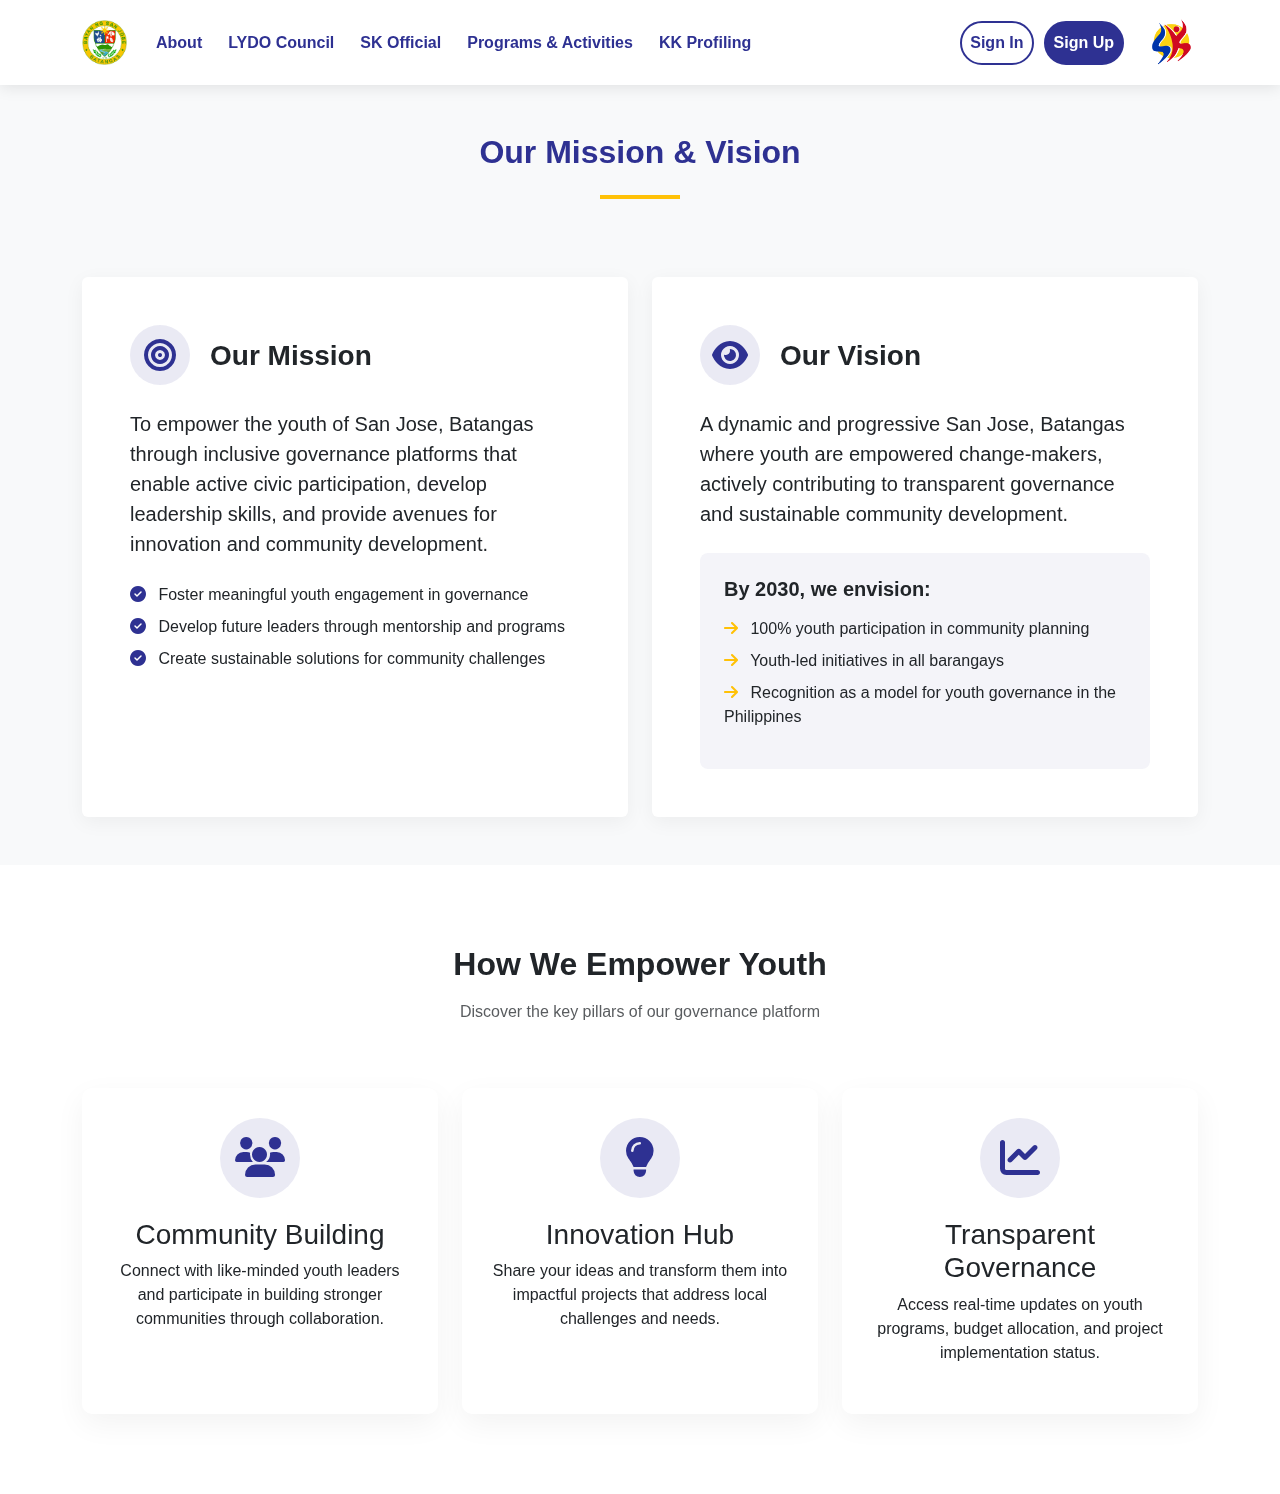
<file: index.html>
<!DOCTYPE html>
<html lang="en">
<head>
  <meta charset="UTF-8">
  <meta name="viewport" content="width=device-width, initial-scale=1.0">
  <title>Youth Governance System</title>
  <link rel="stylesheet" href="https://cdnjs.cloudflare.com/ajax/libs/bootstrap/5.3.0/css/bootstrap.min.css">
  <link rel="stylesheet" href="https://cdnjs.cloudflare.com/ajax/libs/font-awesome/6.4.0/css/all.min.css">
  <link rel="stylesheet" href="css/index.css">
</head>
<body>
  <!-- Navigation Bar -->
  <nav class="navbar navbar-expand-lg navbar-light sticky-top">
    <div class="container">
      <a class="navbar-brand" href="#">
        <img src="img/temp-lydo.png" alt="LYDO Logo">
      </a>
      <button class="navbar-toggler" type="button" data-bs-toggle="collapse" data-bs-target="#navbarNav">
        <span class="navbar-toggler-icon"></span>
      </button>
      <div class="collapse navbar-collapse" id="navbarNav">
        <ul class="navbar-nav me-auto mb-2 mb-lg-0">
          <li class="nav-item"><a class="nav-link" href="about.html">About</a></li>
          <li class="nav-item"><a class="nav-link" href="lydo-council.html">LYDO Council</a></li>
          <li class="nav-item"><a class="nav-link" href="#">SK Official</a></li>
          <li class="nav-item"><a class="nav-link" href="#">Programs & Activities</a></li>
          <li class="nav-item"><a class="nav-link" href="#">KK Profiling</a></li>
        </ul>
        <ul class="navbar-nav align-items-center">
          <li class="nav-item"><a class="nav-link auth-btn signin-btn" href="#">Sign In</a></li>
          <li class="nav-item"><a class="nav-link auth-btn signup-btn" href="#">Sign Up</a></li>
          <li class="nav-item ms-3 d-none d-lg-block">
            <a href="#">
              <img src="img/sk.png" alt="Youth Logo" class="sk-logo">
            </a>
          </li>
        </ul>
      </div>
    </div>
  </nav>

  <!-- Hero Section -->
  <section class="hero-section">
    <div class="container hero-content">
  </section>

  <!-- Mission & Vision Section -->
  <section class="py-5" style="background-color: #f8f9fa;">
    <div class="container">
      <div class="row justify-content-center mb-5">
        <div class="col-lg-6 text-center">
          <h2 class="fw-bold mb-4" style="color: var(--primary);">Our Mission & Vision</h2>
          <div class="section-divider mx-auto"></div>
        </div>
      </div>
      
      <div class="row g-4">
        <!-- Mission -->
        <div class="col-lg-6">
          <div class="card mission-vision-card h-100">
            <div class="card-body p-4 p-lg-5">
              <div class="d-flex align-items-center mb-4">
                <div class="icon-circle">
                  <i class="fas fa-bullseye fa-2x check-icon"></i>
                </div>
                <h3 class="fw-bold mb-0">Our Mission</h3>
              </div>
              <p class="lead mb-4">To empower the youth of San Jose, Batangas through inclusive governance platforms that enable active civic participation, develop leadership skills, and provide avenues for innovation and community development.</p>
              <ul class="list-unstyled">
                <li class="mb-2"><i class="fas fa-check-circle me-2 check-icon"></i> Foster meaningful youth engagement in governance</li>
                <li class="mb-2"><i class="fas fa-check-circle me-2 check-icon"></i> Develop future leaders through mentorship and programs</li>
                <li><i class="fas fa-check-circle me-2 check-icon"></i> Create sustainable solutions for community challenges</li>
              </ul>
            </div>
          </div>
        </div>
        
        <!-- Vision -->
        <div class="col-lg-6">
          <div class="card mission-vision-card h-100">
            <div class="card-body p-4 p-lg-5">
              <div class="d-flex align-items-center mb-4">
                <div class="icon-circle">
                  <i class="fas fa-eye fa-2x check-icon"></i>
                </div>
                <h3 class="fw-bold mb-0">Our Vision</h3>
              </div>
              <p class="lead mb-4">A dynamic and progressive San Jose, Batangas where youth are empowered change-makers, actively contributing to transparent governance and sustainable community development.</p>
              <div class="vision-goals">
                <h5 class="fw-bold mb-3">By 2030, we envision:</h5>
                <ul class="list-unstyled">
                  <li class="mb-2"><i class="fas fa-arrow-right me-2 arrow-icon"></i> 100% youth participation in community planning</li>
                  <li class="mb-2"><i class="fas fa-arrow-right me-2 arrow-icon"></i> Youth-led initiatives in all barangays</li>
                  <li><i class="fas fa-arrow-right me-2 arrow-icon"></i> Recognition as a model for youth governance in the Philippines</li>
                </ul>
              </div>
            </div>
          </div>
        </div>
      </div>
    </div>
  </section>

  <!-- Features Section -->
  <section class="features-section">
    <div class="container">
      <div class="row mb-5">
        <div class="col-12 text-center">
          <h2 class="fw-bold mb-3">How We Empower Youth</h2>
          <p class="text-muted">Discover the key pillars of our governance platform</p>
        </div>
      </div>
      <div class="row g-4">
        <!-- Feature 1 -->
        <div class="col-md-4">
          <div class="feature-card">
            <div class="feature-icon">
              <i class="fas fa-users"></i>
            </div>
            <h3>Community Building</h3>
            <p>Connect with like-minded youth leaders and participate in building stronger communities through collaboration.</p>
          </div>
        </div>
        
        <!-- Feature 2 -->
        <div class="col-md-4">
          <div class="feature-card">
            <div class="feature-icon">
              <i class="fas fa-lightbulb"></i>
            </div>
            <h3>Innovation Hub</h3>
            <p>Share your ideas and transform them into impactful projects that address local challenges and needs.</p>
          </div>
        </div>
        
        <!-- Feature 3 -->
        <div class="col-md-4">
          <div class="feature-card">
            <div class="feature-icon">
              <i class="fas fa-chart-line"></i>
            </div>
            <h3>Transparent Governance</h3>
            <p>Access real-time updates on youth programs, budget allocation, and project implementation status.</p>
          </div>
        </div>
      </div>
    </div>
  </section>

  <script src="https://cdnjs.cloudflare.com/ajax/libs/bootstrap/5.3.0/js/bootstrap.bundle.min.js"></script>
</body>
</html>
</file>
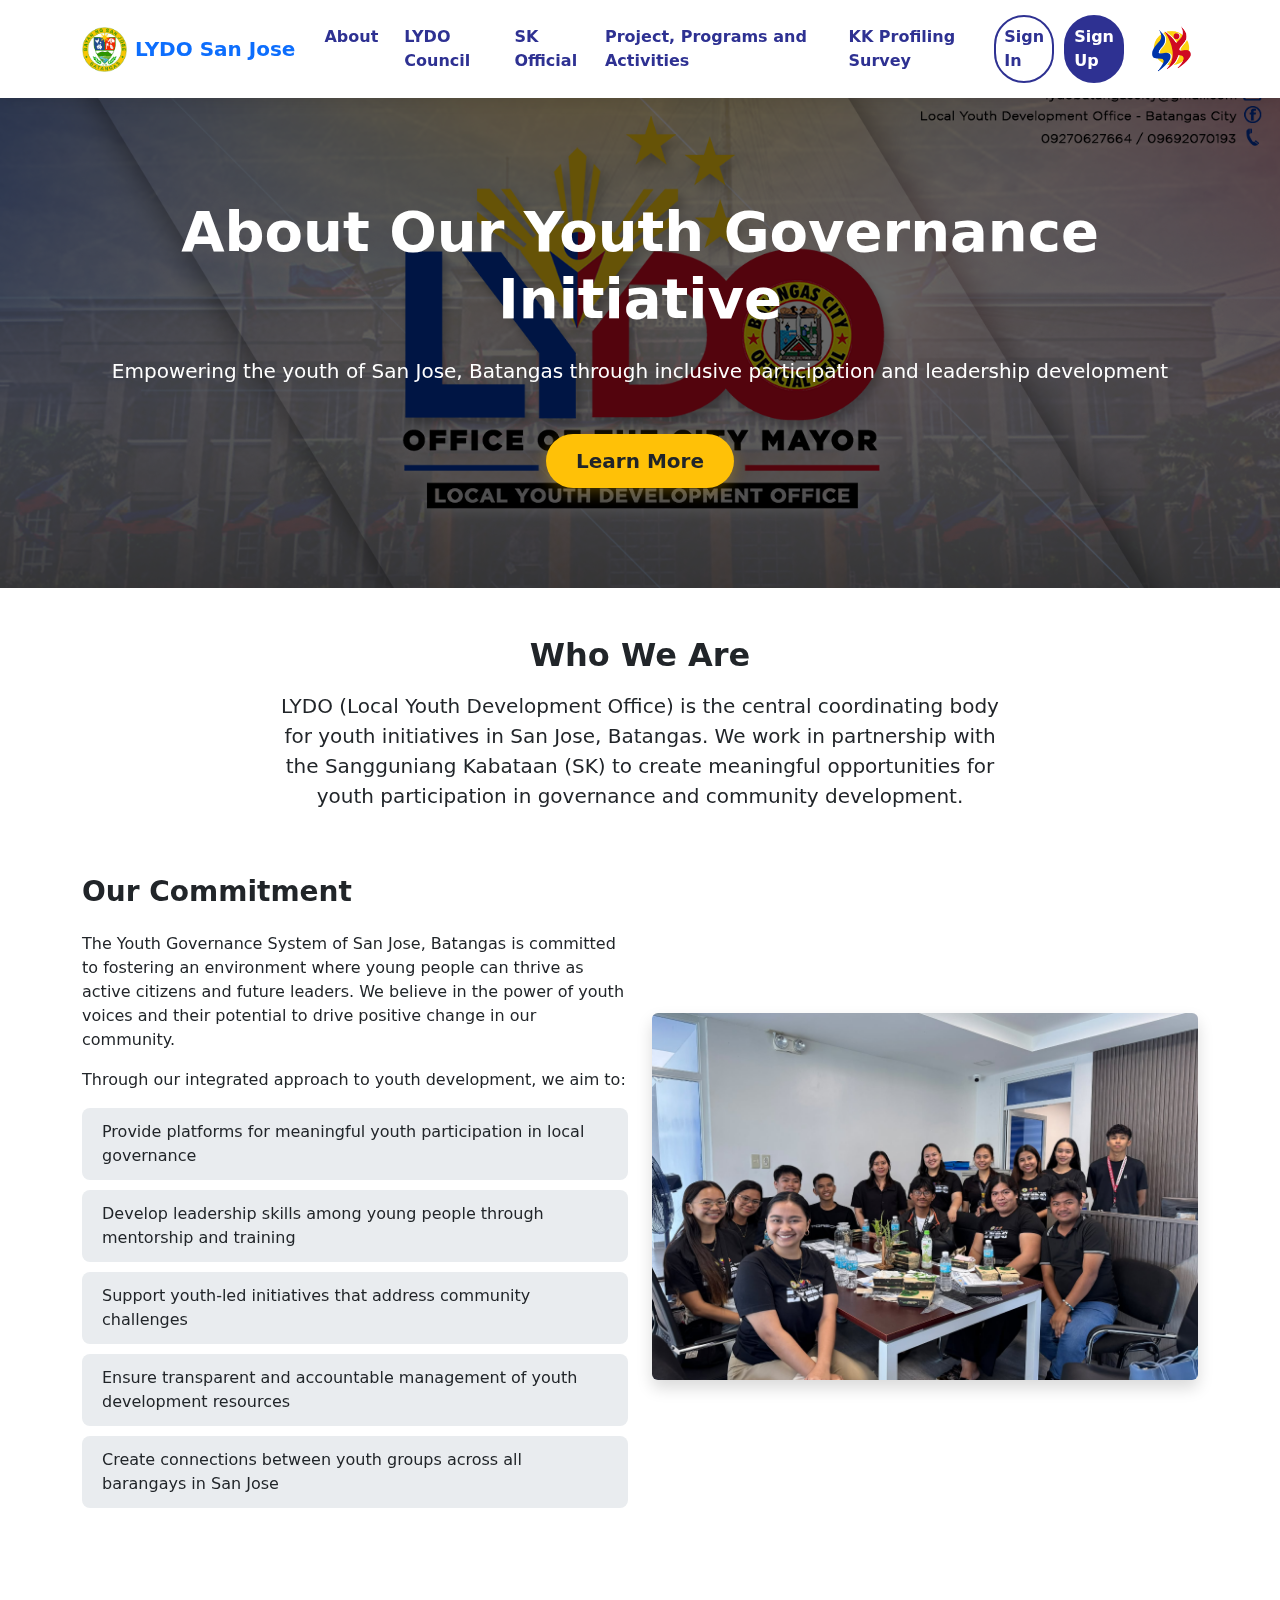
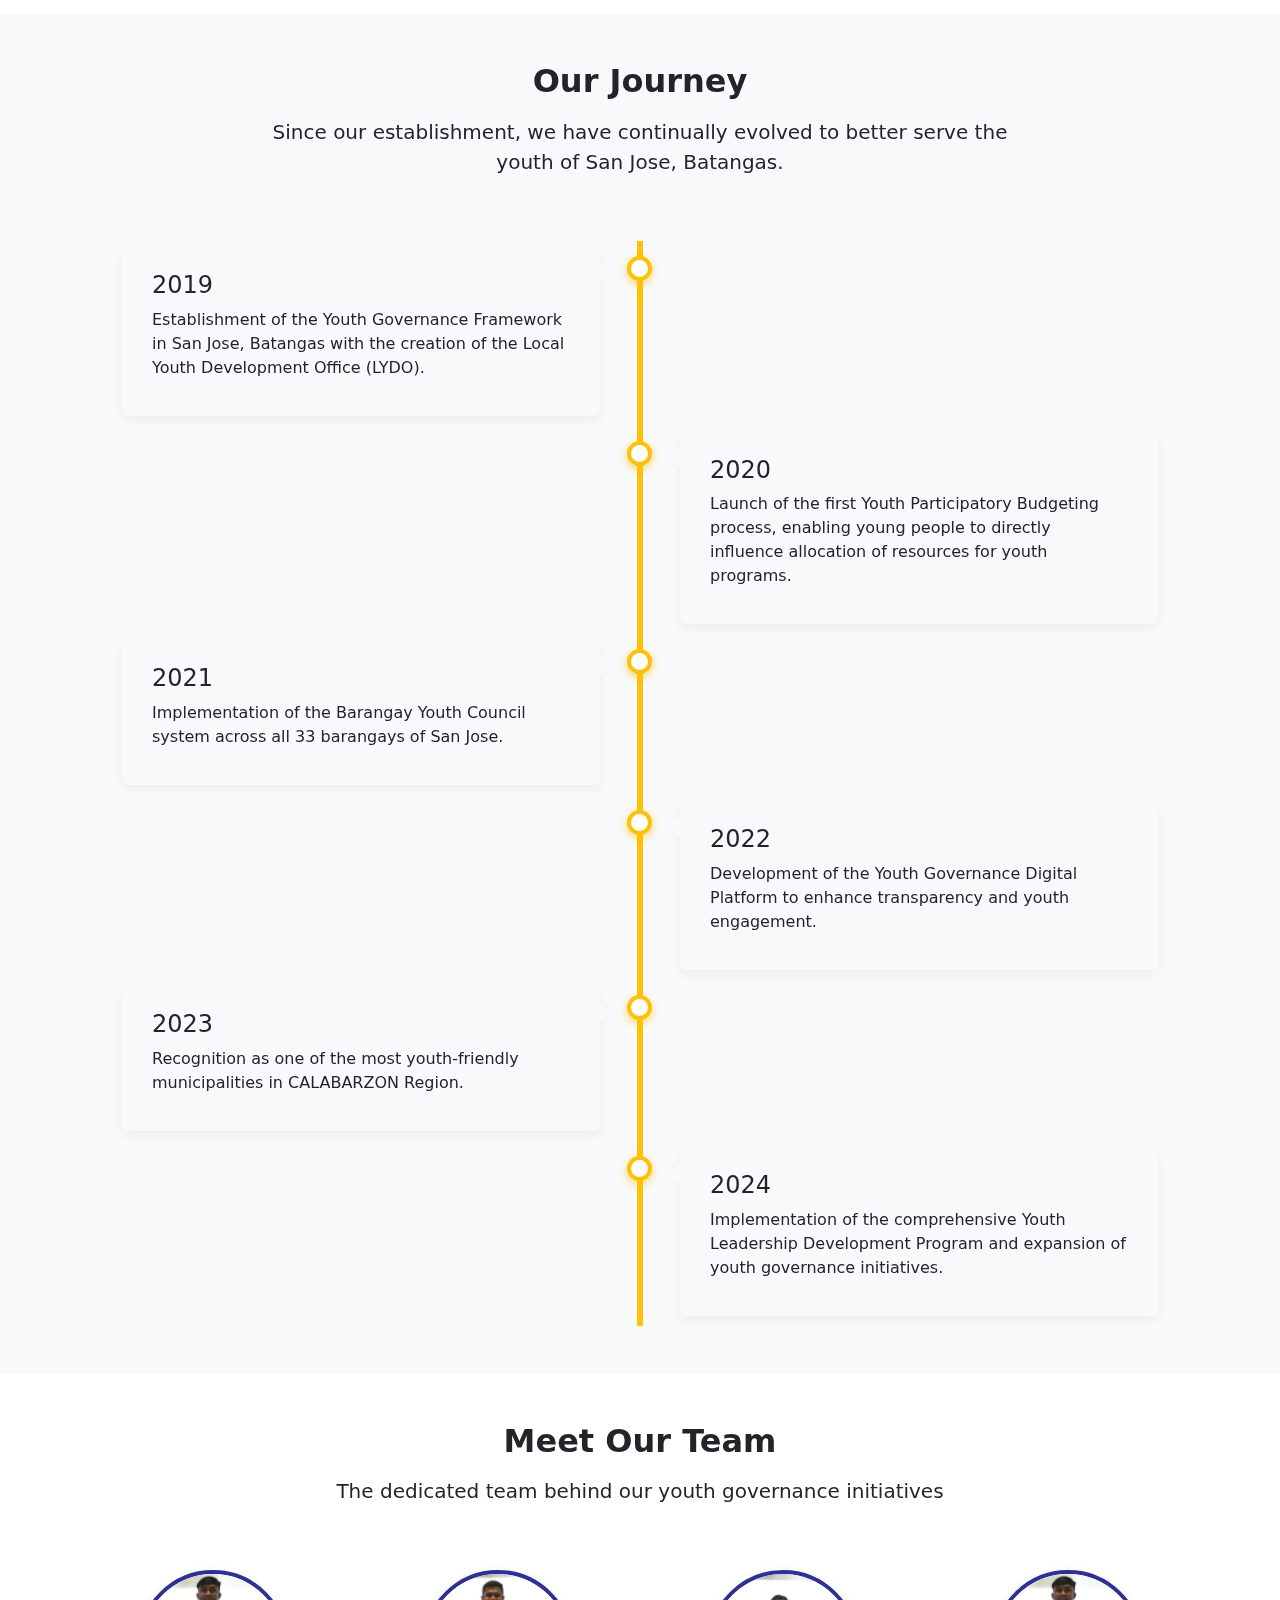
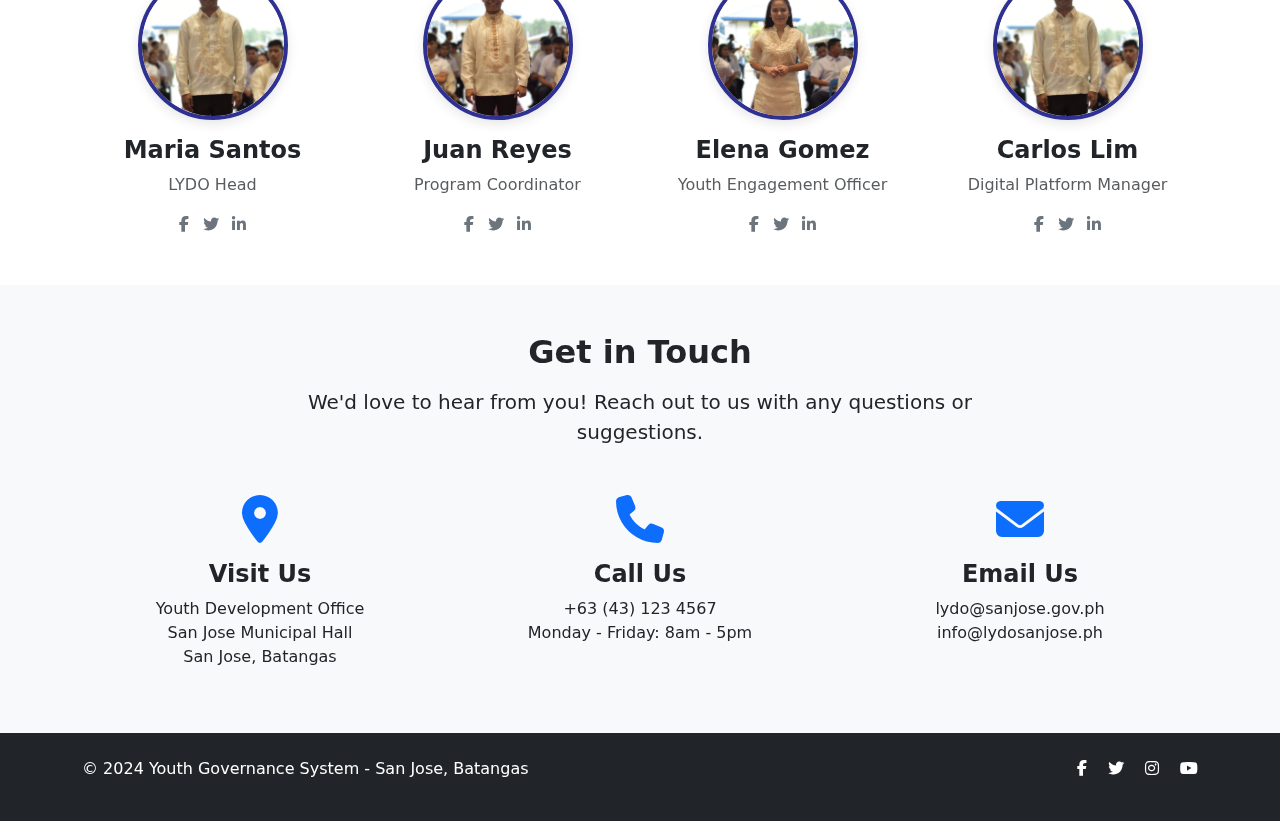
<file: about.html>
<!DOCTYPE html>
<html lang="en">
<head>
  <meta charset="UTF-8" />
  <meta name="viewport" content="width=device-width, initial-scale=1" />
  <title>About - Youth Governance System</title>
  <link
    rel="stylesheet"
    href="https://cdnjs.cloudflare.com/ajax/libs/bootstrap/5.3.0/css/bootstrap.min.css"
  />
  <link
    rel="stylesheet"
    href="https://cdnjs.cloudflare.com/ajax/libs/font-awesome/6.4.0/css/all.min.css"
  />
  <link rel="stylesheet" href="css/about.css" />
</head>
<body>
  <!-- Navigation Bar -->
  <nav
    class="navbar navbar-expand-lg navbar-light sticky-top"
    aria-label="Primary navigation"
  >
    <div class="container">
      <a class="navbar-brand d-flex align-items-center" href="index.html" aria-label="LYDO Home">
        <img src="img/temp-lydo.png" alt="LYDO Logo" class="nav-logo" />
        <span class="ms-2 fw-bold text-primary">LYDO San Jose</span>
      </a>
      <button
        class="navbar-toggler"
        type="button"
        data-bs-toggle="collapse"
        data-bs-target="#navbarNav"
        aria-controls="navbarNav"
        aria-expanded="false"
        aria-label="Toggle navigation"
      >
        <span class="navbar-toggler-icon"></span>
      </button>
      <div class="collapse navbar-collapse" id="navbarNav">
        <ul class="navbar-nav me-auto mb-2 mb-lg-0">
          <li class="nav-item">
            <a class="nav-link" href="about.html">About</a>
          </li>
          <li class="nav-item">
            <a class="nav-link" href="lydo-council.html">LYDO Council</a>
          </li>
          <li class="nav-item">
            <a class="nav-link" href="sk-official.html">SK Official</a>
          </li>
          <li class="nav-item">
            <a class="nav-link" href="programs.html">Project, Programs and Activities</a>
          </li>
          <li class="nav-item">
            <a class="nav-link" href="kk-profiling.html">KK Profiling Survey</a>
          </li>
        </ul>
        <ul class="navbar-nav align-items-center">
          <li class="nav-item">
            <a
              class="nav-link auth-btn signin-btn"
              href="sign-in.html"
              aria-label="Sign in"
              >Sign In</a
            >
          </li>
          <li class="nav-item">
            <a
              class="nav-link auth-btn signup-btn"
              href="sign-up.html"
              aria-label="Sign up"
              >Sign Up</a
            >
          </li>
          <li class="nav-item ms-3 d-none d-lg-block">
            <a href="#" aria-label="Youth Logo">
              <img src="img/sk.png" alt="Youth Logo" class="sk-logo" />
            </a>
          </li>
        </ul>
      </div>
    </div>
  </nav>

  <!-- Hero Section -->
  <section class="about-hero">
    <div class="container text-center">
      <h1 class="display-4 fw-bold mb-4">
        About Our Youth Governance Initiative
      </h1>
      <p class="lead mb-5">
        Empowering the youth of San Jose, Batangas through inclusive
        participation and leadership development
      </p>
      <a href="#learn-more" class="btn btn-light btn-lg">Learn More</a>
    </div>
  </section>

  <!-- About Section -->
  <section class="py-5" id="learn-more">
    <div class="container">
      <div class="row justify-content-center mb-5">
        <div class="col-lg-8 text-center">
          <h2 class="fw-bold mb-3">Who We Are</h2>
          <div class="section-divider mx-auto"></div>
          <p class="lead">
            LYDO (Local Youth Development Office) is the central coordinating
            body for youth initiatives in San Jose, Batangas. We work in
            partnership with the Sangguniang Kabataan (SK) to create meaningful
            opportunities for youth participation in governance and community
            development.
          </p>
        </div>
      </div>

      <div class="row g-4 align-items-center mb-5">
        <div class="col-lg-6">
          <h3 class="fw-bold mb-4">Our Commitment</h3>
          <p>
            The Youth Governance System of San Jose, Batangas is committed to
            fostering an environment where young people can thrive as active
            citizens and future leaders. We believe in the power of youth voices
            and their potential to drive positive change in our community.
          </p>
          <p>Through our integrated approach to youth development, we aim to:</p>
          <ul class="custom-list">
            <li>
              Provide platforms for meaningful youth participation in local
              governance
            </li>
            <li>
              Develop leadership skills among young people through mentorship
              and training
            </li>
            <li>
              Support youth-led initiatives that address community challenges
            </li>
            <li>
              Ensure transparent and accountable management of youth
              development resources
            </li>
            <li>
              Create connections between youth groups across all barangays in
              San Jose
            </li>
          </ul>
        </div>
        <div class="col-lg-6">
          <img
            src="img/Pic.A.png"
            alt="Youth meeting"
            class="img-fluid rounded shadow"
            loading="lazy"
          />
        </div>
      </div>
    </div>
  </section>

  <!-- History Timeline -->
  <section class="py-5 bg-light">
    <div class="container">
      <div class="row justify-content-center mb-5">
        <div class="col-lg-8 text-center">
          <h2 class="fw-bold mb-3">Our Journey</h2>
          <div class="section-divider mx-auto"></div>
          <p class="lead">
            Since our establishment, we have continually evolved to better serve
            the youth of San Jose, Batangas.
          </p>
        </div>
      </div>

      <div class="timeline">
        <div class="timeline-container left">
          <div class="timeline-content">
            <h4>2019</h4>
            <p>
              Establishment of the Youth Governance Framework in San Jose,
              Batangas with the creation of the Local Youth Development Office
              (LYDO).
            </p>
          </div>
        </div>
        <div class="timeline-container right">
          <div class="timeline-content">
            <h4>2020</h4>
            <p>
              Launch of the first Youth Participatory Budgeting process, enabling
              young people to directly influence allocation of resources for
              youth programs.
            </p>
          </div>
        </div>
        <div class="timeline-container left">
          <div class="timeline-content">
            <h4>2021</h4>
            <p>
              Implementation of the Barangay Youth Council system across all 33
              barangays of San Jose.
            </p>
          </div>
        </div>
        <div class="timeline-container right">
          <div class="timeline-content">
            <h4>2022</h4>
            <p>
              Development of the Youth Governance Digital Platform to enhance
              transparency and youth engagement.
            </p>
          </div>
        </div>
        <div class="timeline-container left">
          <div class="timeline-content">
            <h4>2023</h4>
            <p>
              Recognition as one of the most youth-friendly municipalities in
              CALABARZON Region.
            </p>
          </div>
        </div>
        <div class="timeline-container right">
          <div class="timeline-content">
            <h4>2024</h4>
            <p>
              Implementation of the comprehensive Youth Leadership Development
              Program and expansion of youth governance initiatives.
            </p>
          </div>
        </div>
      </div>
    </div>
  </section>

  <!-- Team Section -->
  <section class="py-5">
    <div class="container">
      <div class="row justify-content-center mb-5">
        <div class="col-lg-8 text-center">
          <h2 class="fw-bold mb-3">Meet Our Team</h2>
          <div class="section-divider mx-auto"></div>
          <p class="lead">The dedicated team behind our youth governance initiatives</p>
        </div>
      </div>

      <div class="row g-4 justify-content-center">
        <!-- Team Member 1 -->
        <div class="col-md-4 col-lg-3">
          <div class="text-center">
            <img
              src="img/SK2.png"
              alt="Maria Santos, LYDO Head"
              class="team-member-img mb-3"
              loading="lazy"
            />
            <h4 class="fw-bold">Maria Santos</h4>
            <p class="text-muted">LYDO Head</p>
            <div class="social-icons">
              <a href="#" class="text-secondary me-2"><i class="fab fa-facebook-f"></i></a>
              <a href="#" class="text-secondary me-2"><i class="fab fa-twitter"></i></a>
              <a href="#" class="text-secondary"><i class="fab fa-linkedin-in"></i></a>
            </div>
          </div>
        </div>

        <!-- Team Member 2 -->
        <div class="col-md-4 col-lg-3">
          <div class="text-center">
            <img
              src="img/SK1.png"
              alt="Juan Reyes, Program Coordinator"
              class="team-member-img mb-3"
              loading="lazy"
            />
            <h4 class="fw-bold">Juan Reyes</h4>
            <p class="text-muted">Program Coordinator</p>
            <div class="social-icons">
              <a href="#" class="text-secondary me-2"><i class="fab fa-facebook-f"></i></a>
              <a href="#" class="text-secondary me-2"><i class="fab fa-twitter"></i></a>
              <a href="#" class="text-secondary"><i class="fab fa-linkedin-in"></i></a>
            </div>
          </div>
        </div>

        <!-- Team Member 3 -->
        <div class="col-md-4 col-lg-3">
          <div class="text-center">
            <img
              src="img/SK6.png"
              alt="Elena Gomez, Youth Engagement Officer"
              class="team-member-img mb-3"
              loading="lazy"
            />
            <h4 class="fw-bold">Elena Gomez</h4>
            <p class="text-muted">Youth Engagement Officer</p>
            <div class="social-icons">
              <a href="#" class="text-secondary me-2"><i class="fab fa-facebook-f"></i></a>
              <a href="#" class="text-secondary me-2"><i class="fab fa-twitter"></i></a>
              <a href="#" class="text-secondary"><i class="fab fa-linkedin-in"></i></a>
            </div>
          </div>
        </div>

        <!-- Team Member 4 -->
        <div class="col-md-4 col-lg-3">
          <div class="text-center">
            <img
              src="img/SK4.png"
              alt="Carlos Lim, Digital Platform Manager"
              class="team-member-img mb-3"
              loading="lazy"
            />
            <h4 class="fw-bold">Carlos Lim</h4>
            <p class="text-muted">Digital Platform Manager</p>
            <div class="social-icons">
              <a href="#" class="text-secondary me-2"><i class="fab fa-facebook-f"></i></a>
              <a href="#" class="text-secondary me-2"><i class="fab fa-twitter"></i></a>
              <a href="#" class="text-secondary"><i class="fab fa-linkedin-in"></i></a>
            </div>
          </div>
        </div>
      </div>
    </div>
  </section>

  <!-- Contact Section -->
  <section class="py-5 bg-light">
    <div class="container">
      <div class="row justify-content-center">
        <div class="col-lg-8 text-center">
          <h2 class="fw-bold mb-3">Get in Touch</h2>
          <div class="section-divider mx-auto"></div>
          <p class="lead mb-5">
            We'd love to hear from you! Reach out to us with any questions or
            suggestions.
          </p>
        </div>
      </div>
      <div class="row g-4">
        <div class="col-md-4 text-center">
          <div class="mb-3">
            <i class="fas fa-map-marker-alt fa-3x text-primary"></i>
          </div>
          <h4 class="fw-bold">Visit Us</h4>
          <p>
            Youth Development Office<br />
            San Jose Municipal Hall<br />
            San Jose, Batangas
          </p>
        </div>
        <div class="col-md-4 text-center">
          <div class="mb-3">
            <i class="fas fa-phone fa-3x text-primary"></i>
          </div>
          <h4 class="fw-bold">Call Us</h4>
          <p>+63 (43) 123 4567<br />Monday - Friday: 8am - 5pm</p>
        </div>
        <div class="col-md-4 text-center">
          <div class="mb-3">
            <i class="fas fa-envelope fa-3x text-primary"></i>
          </div>
          <h4 class="fw-bold">Email Us</h4>
          <p>lydo@sanjose.gov.ph<br />info@lydosanjose.ph</p>
        </div>
      </div>
    </div>
  </section>

  <!-- Footer -->
  <footer class="bg-dark text-white py-4">
    <div class="container">
      <div class="row">
        <div class="col-md-6">
          <p>© 2024 Youth Governance System - San Jose, Batangas</p>
        </div>
        <div class="col-md-6 text-md-end">
          <div class="social-icons">
            <a href="#" class="text-white me-3"><i class="fab fa-facebook-f"></i></a>
            <a href="#" class="text-white me-3"><i class="fab fa-twitter"></i></a>
            <a href="#" class="text-white me-3"><i class="fab fa-instagram"></i></a>
            <a href="#" class="text-white"><i class="fab fa-youtube"></i></a>
          </div>
        </div>
      </div>
    </div>
  </footer>

  <script src="https://cdnjs.cloudflare.com/ajax/libs/bootstrap/5.3.0/js/bootstrap.bundle.min.js"></script>
</body>
</html>
</file>
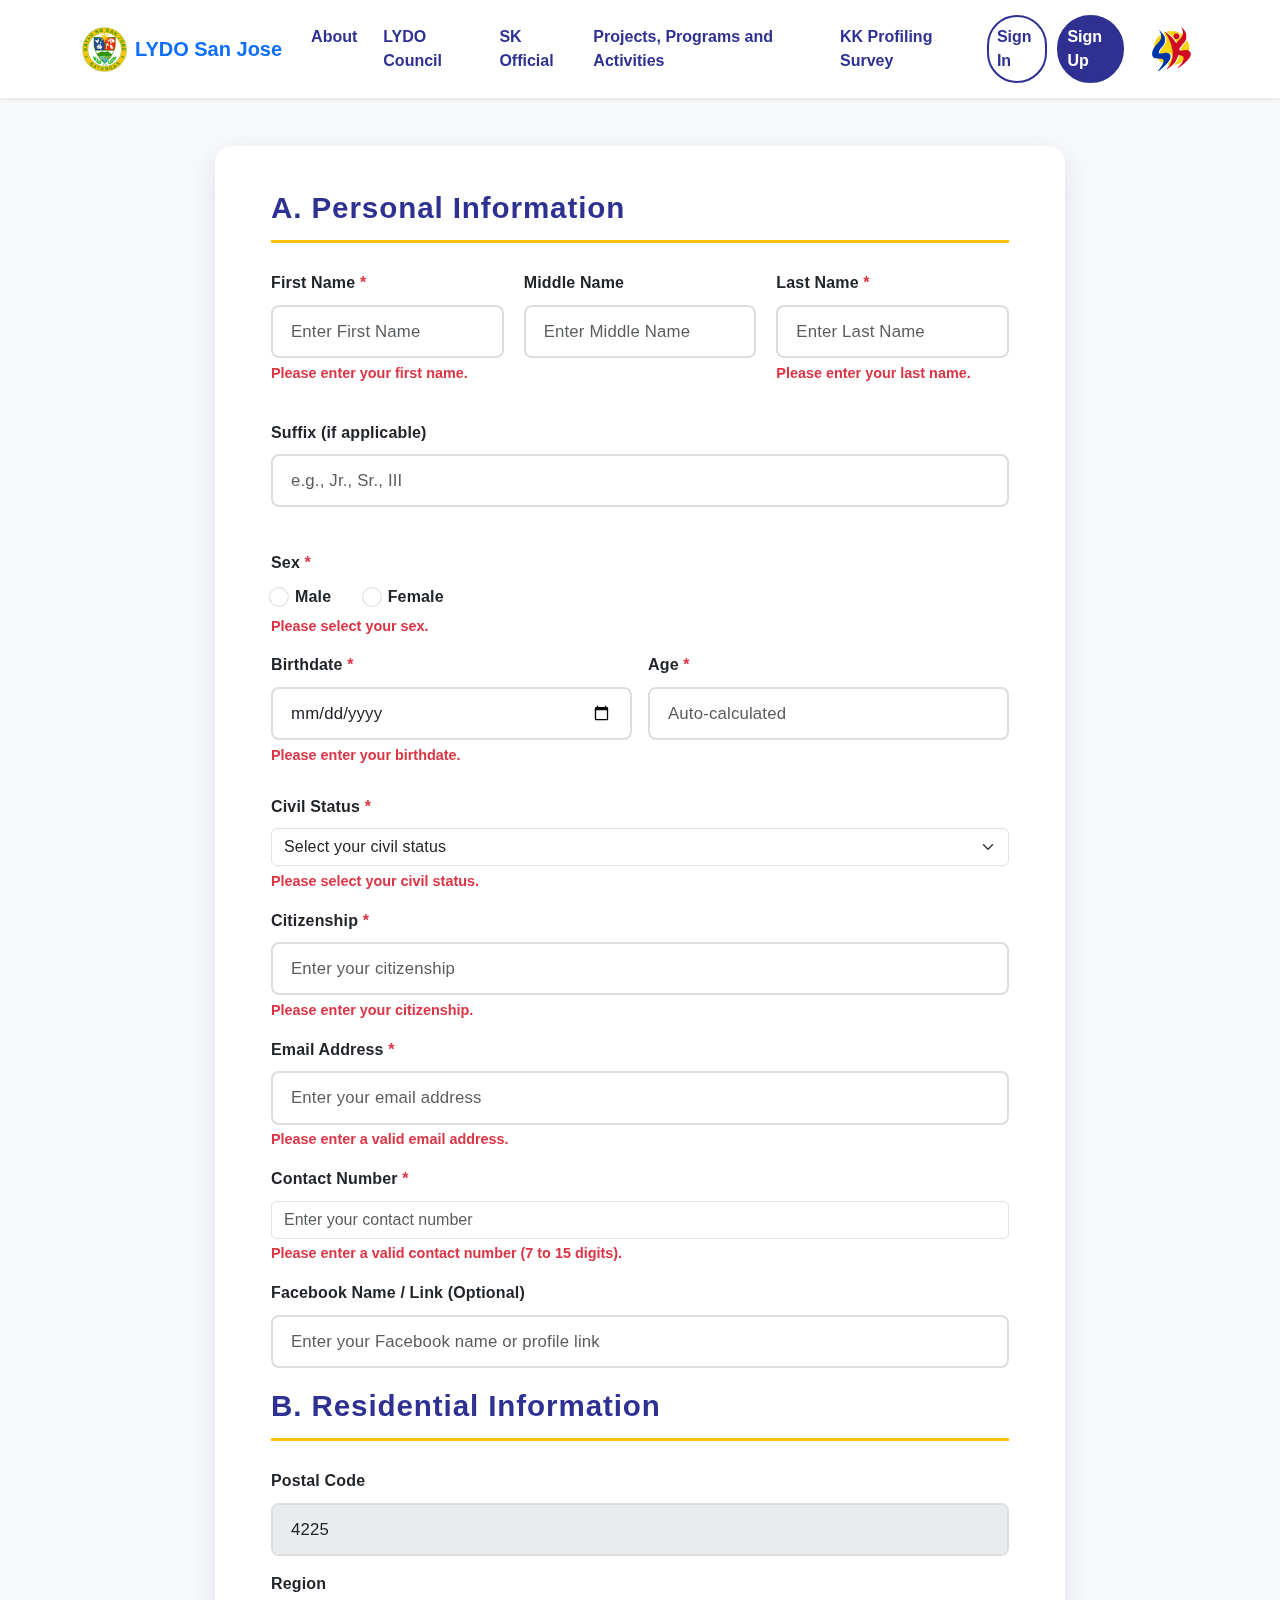
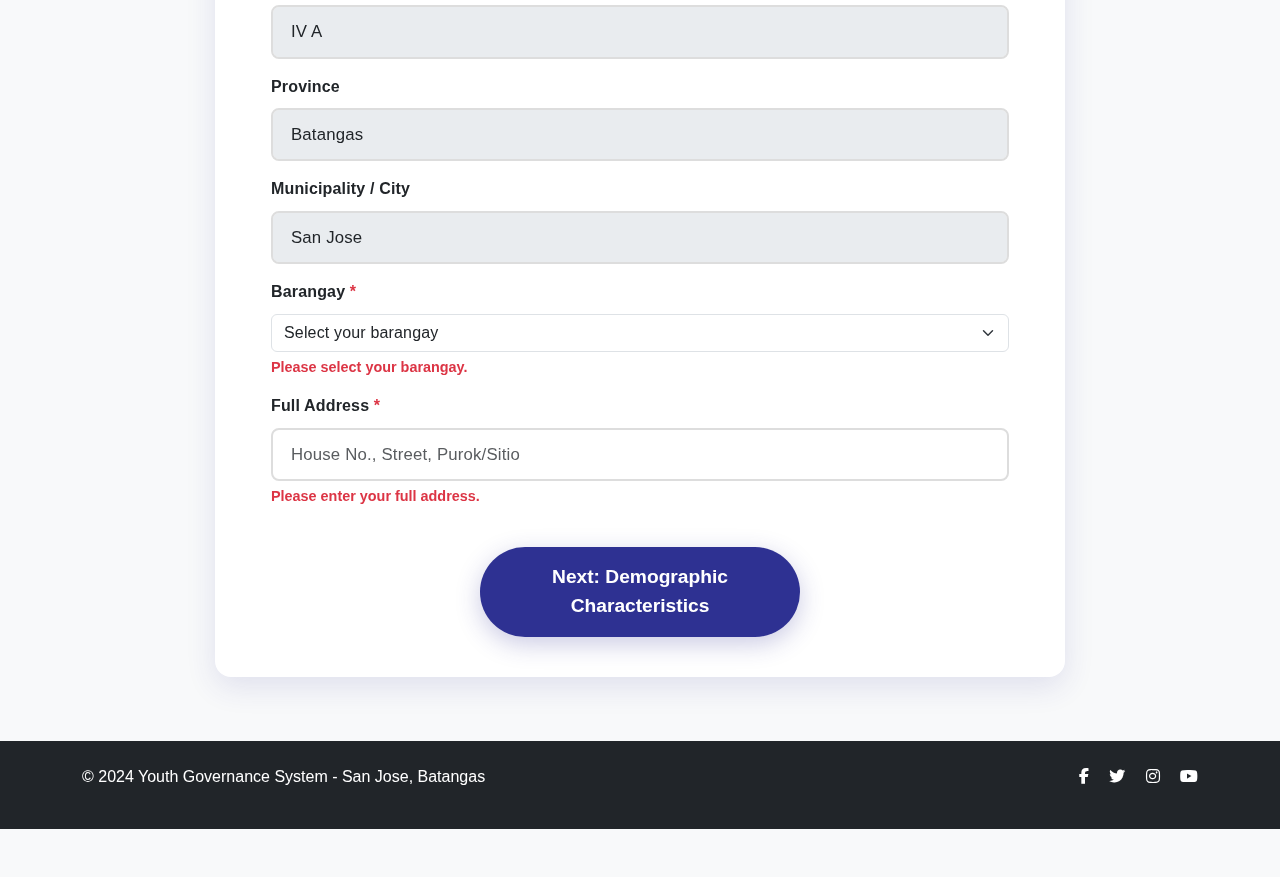
<file: kk-profiling-survey-1.html>
<!DOCTYPE html>
<html lang="en">
<head>
  <meta charset="UTF-8" />
  <meta name="viewport" content="width=device-width, initial-scale=1" />
  <title>KK Profiling Survey - Personal Information</title>
  <link
    href="https://cdnjs.cloudflare.com/ajax/libs/bootstrap/5.3.0/css/bootstrap.min.css"
    rel="stylesheet"
  />
  <link
    href="https://cdnjs.cloudflare.com/ajax/libs/font-awesome/6.4.0/css/all.min.css"
    rel="stylesheet"
  />
  <link rel="stylesheet" href="css/kk-profiling-survey-1.css" />
</head>
<body>
  <!-- Navigation Bar -->
  <nav
    class="navbar navbar-expand-lg navbar-light sticky-top shadow-sm"
    aria-label="Primary navigation"
  >
    <div class="container">
      <a class="navbar-brand d-flex align-items-center" href="index.html" aria-label="LYDO Home">
        <img src="img/temp-lydo.png" alt="LYDO Logo" class="nav-logo" />
        <span class="ms-2 fw-bold text-primary">LYDO San Jose</span>
      </a>

      <button
        class="navbar-toggler"
        type="button"
        data-bs-toggle="collapse"
        data-bs-target="#navbarNav"
        aria-controls="navbarNav"
        aria-expanded="false"
        aria-label="Toggle navigation"
      >
        <span class="navbar-toggler-icon"></span>
      </button>

      <div class="collapse navbar-collapse" id="navbarNav">
        <ul class="navbar-nav me-auto mb-2 mb-lg-0">
          <li class="nav-item"><a class="nav-link" href="about.html">About</a></li>
          <li class="nav-item"><a class="nav-link" href="lydo-council.html">LYDO Council</a></li>
          <li class="nav-item"><a class="nav-link" href="sk-official.html">SK Official</a></li>
          <li class="nav-item"><a class="nav-link" href="programs.html">Projects, Programs and Activities</a></li>
          <li class="nav-item"><a class="nav-link" href="kk-profiling.html">KK Profiling Survey</a></li>
        </ul>
        <ul class="navbar-nav align-items-center">
          <li class="nav-item">
            <a class="nav-link auth-btn signin-btn" href="sign-in.html" aria-label="Sign in"
              >Sign In</a
            >
          </li>
          <li class="nav-item">
            <a class="nav-link auth-btn signup-btn" href="sign-up.html" aria-label="Sign up"
              >Sign Up</a
            >
          </li>
          <li class="nav-item ms-3 d-none d-lg-block">
            <a href="#" aria-label="Youth Logo">
              <img src="img/sk.png" alt="Youth Logo" class="sk-logo" />
            </a>
          </li>
        </ul>
      </div>
    </div>
  </nav>

  <main class="container-form" role="main">
    <form id="kkSurveyForm" novalidate>
      <!-- A. Personal Information -->
      <div class="section-heading">A. Personal Information</div>

      <div class="name-row">
        <div class="mb-3">
          <label for="firstName" class="form-label">First Name <span class="text-danger">*</span></label>
          <input
            type="text"
            id="firstName"
            class="form-control"
            placeholder="Enter First Name"
            required
            autocomplete="given-name"
          />
          <div class="invalid-feedback">Please enter your first name.</div>
        </div>

        <div class="mb-3">
          <label for="middleName" class="form-label">Middle Name</label>
          <input
            type="text"
            id="middleName"
            class="form-control"
            placeholder="Enter Middle Name"
            autocomplete="additional-name"
          />
        </div>

        <div class="mb-3">
          <label for="lastName" class="form-label">Last Name <span class="text-danger">*</span></label>
          <input
            type="text"
            id="lastName"
            class="form-control"
            placeholder="Enter Last Name"
            required
            autocomplete="family-name"
          />
          <div class="invalid-feedback">Please enter your last name.</div>
        </div>

        <div class="mb-3">
          <label for="suffix" class="form-label">Suffix (if applicable)</label>
          <input
            type="text"
            id="suffix"
            class="form-control"
            placeholder="e.g., Jr., Sr., III"
            autocomplete="off"
          />
        </div>
      </div>

      <div class="mb-3">
        <label class="form-label d-block">Sex <span class="text-danger">*</span></label>
        <div class="form-check form-check-inline">
          <input
            class="form-check-input"
            type="radio"
            name="sex"
            id="sexMale"
            value="Male"
            required
          />
          <label class="form-check-label" for="sexMale">Male</label>
        </div>
        <div class="form-check form-check-inline">
          <input
            class="form-check-input"
            type="radio"
            name="sex"
            id="sexFemale"
            value="Female"
            required
          />
          <label class="form-check-label" for="sexFemale">Female</label>
        </div>
        <div class="invalid-feedback d-block" id="sexFeedback">Please select your sex.</div>
      </div>

      <div class="row g-3">
        <div class="col-md-6">
          <label for="birthDate" class="form-label">Birthdate <span class="text-danger">*</span></label>
          <input
            type="date"
            id="birthDate"
            class="form-control"
            required
          />
          <div class="invalid-feedback">Please enter your birthdate.</div>
        </div>
        <div class="col-md-6">
          <label for="age" class="form-label">Age <span class="text-danger">*</span></label>
          <input
            type="number"
            id="age"
            class="form-control"
            placeholder="Auto-calculated"
            readonly
            required
          />
          <div class="invalid-feedback">Age will be calculated automatically.</div>
        </div>
      </div>

      <div class="mb-3 mt-3">
        <label for="civilStatus" class="form-label">Civil Status <span class="text-danger">*</span></label>
        <select id="civilStatus" class="form-select" required>
          <option value="" selected disabled>Select your civil status</option>
          <option>Single</option>
          <option>Married</option>
          <option>Widowed</option>
          <option>Separated</option>
          <option>Divorced</option>
        </select>
        <div class="invalid-feedback">Please select your civil status.</div>
      </div>

      <div class="mb-3">
        <label for="citizenship" class="form-label">Citizenship <span class="text-danger">*</span></label>
        <input
          type="text"
          id="citizenship"
          class="form-control"
          placeholder="Enter your citizenship"
          required
        />
        <div class="invalid-feedback">Please enter your citizenship.</div>
      </div>

      <div class="mb-3">
        <label for="email" class="form-label">Email Address <span class="text-danger">*</span></label>
        <input
          type="email"
          id="email"
          class="form-control"
          placeholder="Enter your email address"
          required
          autocomplete="email"
        />
        <div class="invalid-feedback">Please enter a valid email address.</div>
      </div>

      <div class="mb-3">
        <label for="contactNumber" class="form-label">Contact Number <span class="text-danger">*</span></label>
        <input
          type="tel"
          id="contactNumber"
          class="form-control"
          placeholder="Enter your contact number"
          required
          pattern="[0-9]{7,15}"
          title="Please enter a valid phone number (7 to 15 digits)"
        />
        <div class="invalid-feedback">
          Please enter a valid contact number (7 to 15 digits).
        </div>
      </div>

      <div class="mb-3">
        <label for="facebook" class="form-label">Facebook Name / Link (Optional)</label>
        <input
          type="text"
          id="facebook"
          class="form-control"
          placeholder="Enter your Facebook name or profile link"
        />
      </div>

      <!-- B. Residential Information -->
      <div class="section-heading">B. Residential Information</div>

      <div class="mb-3">
        <label for="postalCode" class="form-label">Postal Code</label>
        <input
          type="text"
          id="postalCode"
          class="form-control"
          value="4225"
          readonly
          disabled
        />
      </div>

      <div class="mb-3">
        <label for="region" class="form-label">Region</label>
        <input
          type="text"
          id="region"
          class="form-control"
          value="IV A"
          readonly
          disabled
        />
      </div>

      <div class="mb-3">
        <label for="province" class="form-label">Province</label>
        <input
          type="text"
          id="province"
          class="form-control"
          value="Batangas"
          readonly
          disabled
        />
      </div>

      <div class="mb-3">
        <label for="municipality" class="form-label">Municipality / City</label>
        <input
          type="text"
          id="municipality"
          class="form-control"
          value="San Jose"
          readonly
          disabled
        />
      </div>

      <div class="mb-3">
        <label for="barangay" class="form-label">Barangay <span class="text-danger">*</span></label>
        <select id="barangay" class="form-select" required>
          <option value="" disabled selected>Select your barangay</option>
          <option>Aguila</option>
          <option>Anus</option>
          <option>Aya</option>
          <option>Bagong Pook</option>
          <option>Balagtasin</option>
          <option>Balagtasin I</option>
          <option>Banaybanay I</option>
          <option>Banaybanay II</option>
          <option>Bigain I</option>
          <option>Bigain II</option>
          <option>Calansayan</option>
          <option>Dagatan</option>
          <option>Don Luis</option>
          <option>Galamay-Amo</option>
          <option>Lalayat</option>
          <option>Lapolapo I</option>
          <option>Lapolapo II</option>
          <option>Lepute</option>
          <option>Lumil</option>
          <option>Natunuan</option>
          <option>Palanca</option>
          <option>Pinagtung-Ulan</option>
          <option>Poblacion Barangay I</option>
          <option>Poblacion Barangay II</option>
          <option>Poblacion Barangay III</option>
          <option>Poblacion Barangay IV</option>
          <option>Sabang</option>
          <option>Salaban</option>
          <option>Santo Cristo</option>
          <option>Mojon-Tampoy</option>
          <option>Taysan</option>
          <option>Tugtug</option>
          <option>Bigain South</option>
        </select>
        <div class="invalid-feedback">Please select your barangay.</div>
      </div>

      <div class="mb-3">
        <label for="fullAddress" class="form-label">Full Address <span class="text-danger">*</span></label>
        <input
          type="text"
          id="fullAddress"
          class="form-control"
          placeholder="House No., Street, Purok/Sitio"
          required
        />
        <div class="invalid-feedback">Please enter your full address.</div>
      </div>

      <button type="submit" class="btn btn-primary">Next: Demographic Characteristics</button>
    </form>
  </main>

   <!-- Footer -->
  <footer class="bg-dark text-white py-4">
    <div class="container">
      <div class="row">
        <div class="col-md-6">
          <p>© 2024 Youth Governance System - San Jose, Batangas</p>
        </div>
        <div class="col-md-6 text-end">
          <a href="#" class="text-white me-3"><i class="fab fa-facebook-f"></i></a>
          <a href="#" class="text-white me-3"><i class="fab fa-twitter"></i></a>
          <a href="#" class="text-white me-3"><i class="fab fa-instagram"></i></a>
          <a href="#" class="text-white"><i class="fab fa-youtube"></i></a>
        </div>
      </div>
    </div>
  </footer>

  <script src="js/kk-profiling-survey-1.js"></script>
  <script src="https://cdnjs.cloudflare.com/ajax/libs/bootstrap/5.3.0/js/bootstrap.bundle.min.js"></script>
</body>
</html>
</file>
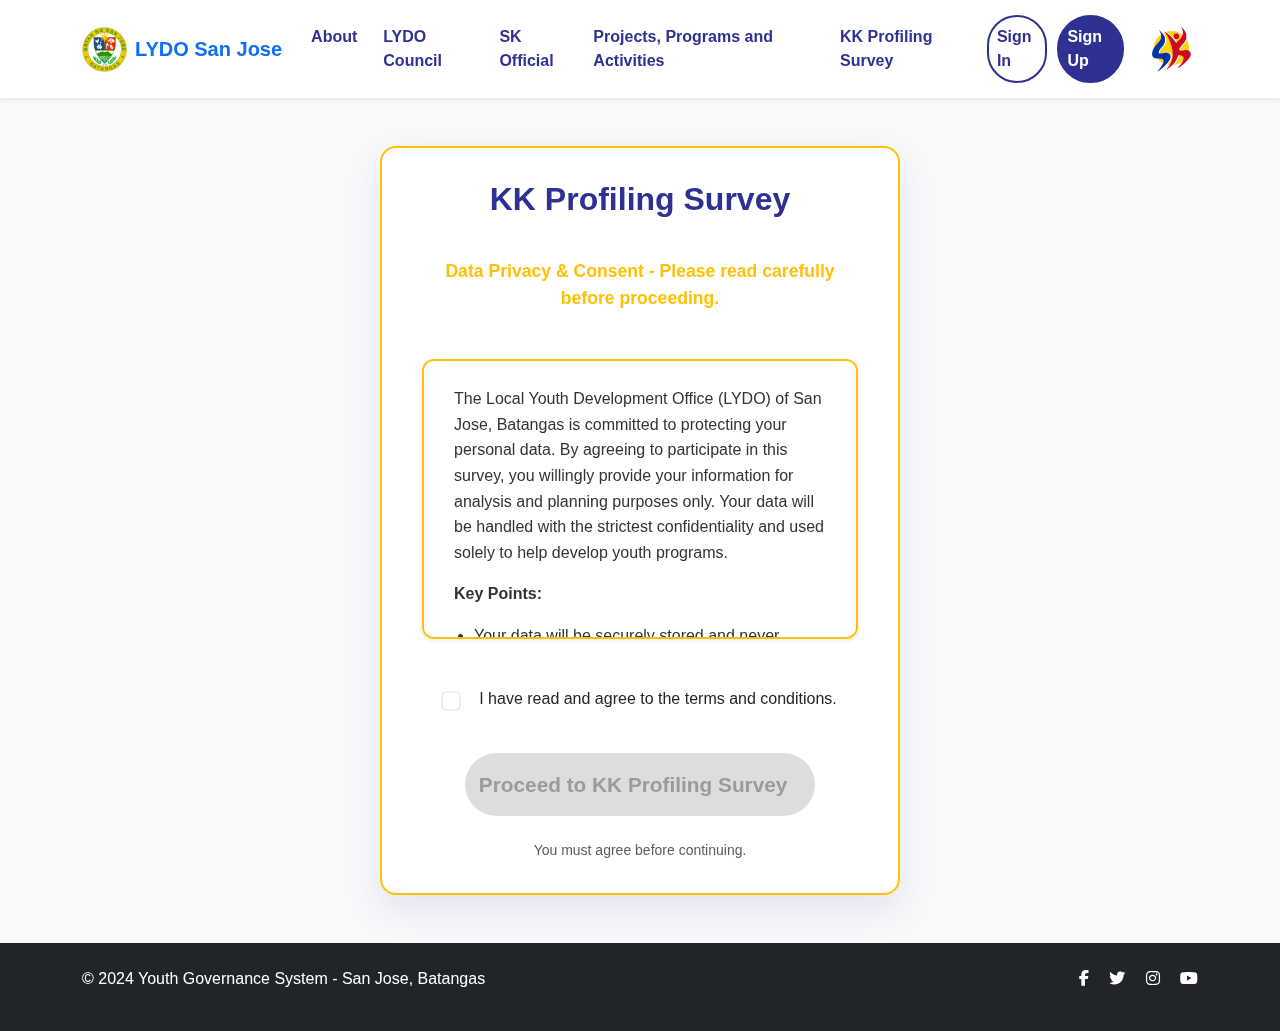
<file: kk-profiling.html>
<!DOCTYPE html>
<html lang="en">
<head>
  <meta charset="UTF-8" />
  <meta name="viewport" content="width=device-width, initial-scale=1" />
  <title>KK Profiling Survey - Youth Governance System</title>

  <!-- Bootstrap CSS -->
  <link
    href="https://cdnjs.cloudflare.com/ajax/libs/bootstrap/5.3.0/css/bootstrap.min.css"
    rel="stylesheet"
  />
  <!-- Font Awesome -->
  <link
    href="https://cdnjs.cloudflare.com/ajax/libs/font-awesome/6.4.0/css/all.min.css"
    rel="stylesheet"
  />
  <!-- Custom CSS -->
  <link rel="stylesheet" href="css/kk-profiling.css" />
</head>
<body>
  <!-- Navigation Bar -->
  <nav
    class="navbar navbar-expand-lg navbar-light sticky-top shadow-sm"
    aria-label="Primary navigation"
  >
    <div class="container">
      <a class="navbar-brand d-flex align-items-center" href="index.html" aria-label="LYDO Home">
        <img src="img/temp-lydo.png" alt="LYDO Logo" class="nav-logo" />
        <span class="ms-2 fw-bold text-primary">LYDO San Jose</span>
      </a>

      <button
        class="navbar-toggler"
        type="button"
        data-bs-toggle="collapse"
        data-bs-target="#navbarNav"
        aria-controls="navbarNav"
        aria-expanded="false"
        aria-label="Toggle navigation"
      >
        <span class="navbar-toggler-icon"></span>
      </button>

      <div class="collapse navbar-collapse" id="navbarNav">
        <ul class="navbar-nav me-auto mb-2 mb-lg-0">
          <li class="nav-item"><a class="nav-link" href="about.html">About</a></li>
          <li class="nav-item"><a class="nav-link" href="lydo-council.html">LYDO Council</a></li>
          <li class="nav-item"><a class="nav-link" href="sk-official.html">SK Official</a></li>
          <li class="nav-item"><a class="nav-link" href="programs.html">Projects, Programs and Activities</a></li>
          <li class="nav-item"><a class="nav-link active" href="kk-profiling.html">KK Profiling Survey</a></li>
        </ul>
        <ul class="navbar-nav align-items-center">
          <li class="nav-item">
            <a class="nav-link auth-btn signin-btn" href="sign-in.html" aria-label="Sign in"
              >Sign In</a
            >
          </li>
          <li class="nav-item">
            <a class="nav-link auth-btn signup-btn" href="sign-up.html" aria-label="Sign up"
              >Sign Up</a
            >
          </li>
          <li class="nav-item ms-3 d-none d-lg-block">
            <a href="#" aria-label="Youth Logo">
              <img src="img/sk.png" alt="Youth Logo" class="sk-logo" />
            </a>
          </li>
        </ul>
      </div>
    </div>
  </nav>

  <!-- Main Content -->
  <main class="kk-container my-5">
    <h1 class="kk-title text-center mb-3">KK Profiling Survey</h1>
    <p class="kk-subtitle text-center mb-4">
      Data Privacy & Consent - Please read carefully before proceeding.
    </p>

    <section
      class="kk-privacy-box shadow-sm"
      tabindex="0"
      aria-label="Data Privacy and Consent Information"
    >
      <p>
        The Local Youth Development Office (LYDO) of San Jose, Batangas is committed to protecting your personal data.
        By agreeing to participate in this survey, you willingly provide your information for analysis and planning purposes only.
        Your data will be handled with the strictest confidentiality and used solely to help develop youth programs.
      </p>

      <p><strong>Key Points:</strong></p>
      <ul>
        <li>Your data will be securely stored and never shared with unauthorized parties.</li>
        <li>Information is used exclusively for statistical analysis and youth development initiatives.</li>
        <li>You can withdraw consent or participation anytime.</li>
        <li>Survey responses will remain confidential and anonymized where applicable.</li>
      </ul>

      <p>
        By clicking <strong>"I Agree"</strong>, you confirm your understanding and consent to these terms.
      </p>
    </section>

    <form id="consentForm" class="kk-consent-form mt-4" aria-describedby="consentHelp" novalidate>
      <div class="form-check d-flex align-items-center justify-content-center">
        <input
          class="form-check-input"
          type="checkbox"
          id="agreeCheckbox"
          aria-required="true"
          aria-describedby="consentHelp"
          required
        />
        <label class="form-check-label ms-2" for="agreeCheckbox">
          I have read and agree to the terms and conditions.
        </label>
      </div>

      <button type="submit" class="btn btn-primary mt-4" id="proceedBtn" disabled>
        Proceed to KK Profiling Survey
        <i class="fa-solid t ms-2"></i>
      </button>

      <small id="consentHelp" class="form-text text-center text-muted mt-2">
        You must agree before continuing.
      </small>
    </form>
  </main>

   <!-- Footer -->
  <footer class="bg-dark text-white py-4">
    <div class="container">
      <div class="row">
        <div class="col-md-6">
          <p>© 2024 Youth Governance System - San Jose, Batangas</p>
        </div>
        <div class="col-md-6 text-end">
          <a href="#" class="text-white me-3"><i class="fab fa-facebook-f"></i></a>
          <a href="#" class="text-white me-3"><i class="fab fa-twitter"></i></a>
          <a href="#" class="text-white me-3"><i class="fab fa-instagram"></i></a>
          <a href="#" class="text-white"><i class="fab fa-youtube"></i></a>
        </div>
      </div>
    </div>
  </footer>

  <!-- Bootstrap JS Bundle -->
  <script src="https://cdnjs.cloudflare.com/ajax/libs/bootstrap/5.3.0/js/bootstrap.bundle.min.js"></script>
  <!-- Custom JS -->
  <script src="js/kk-profiling.js"></script>
</body>
</html>
</file>
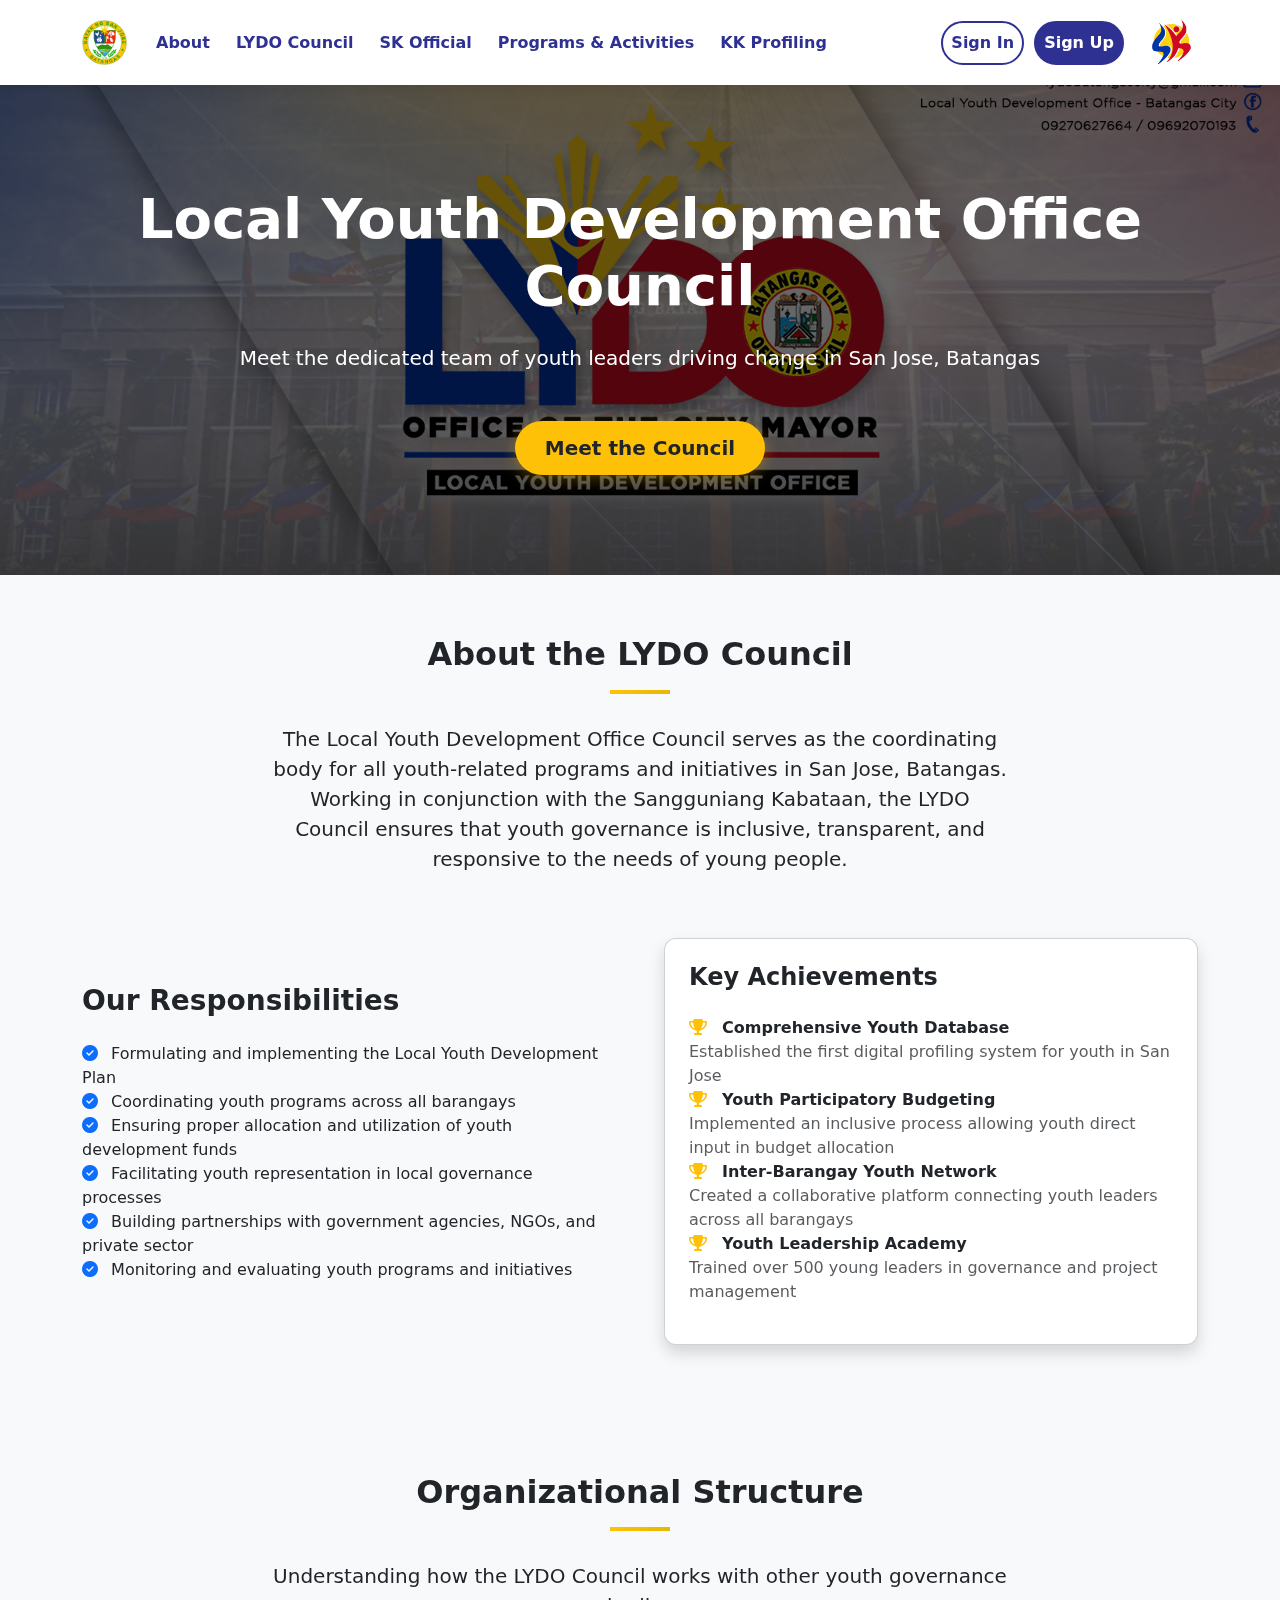
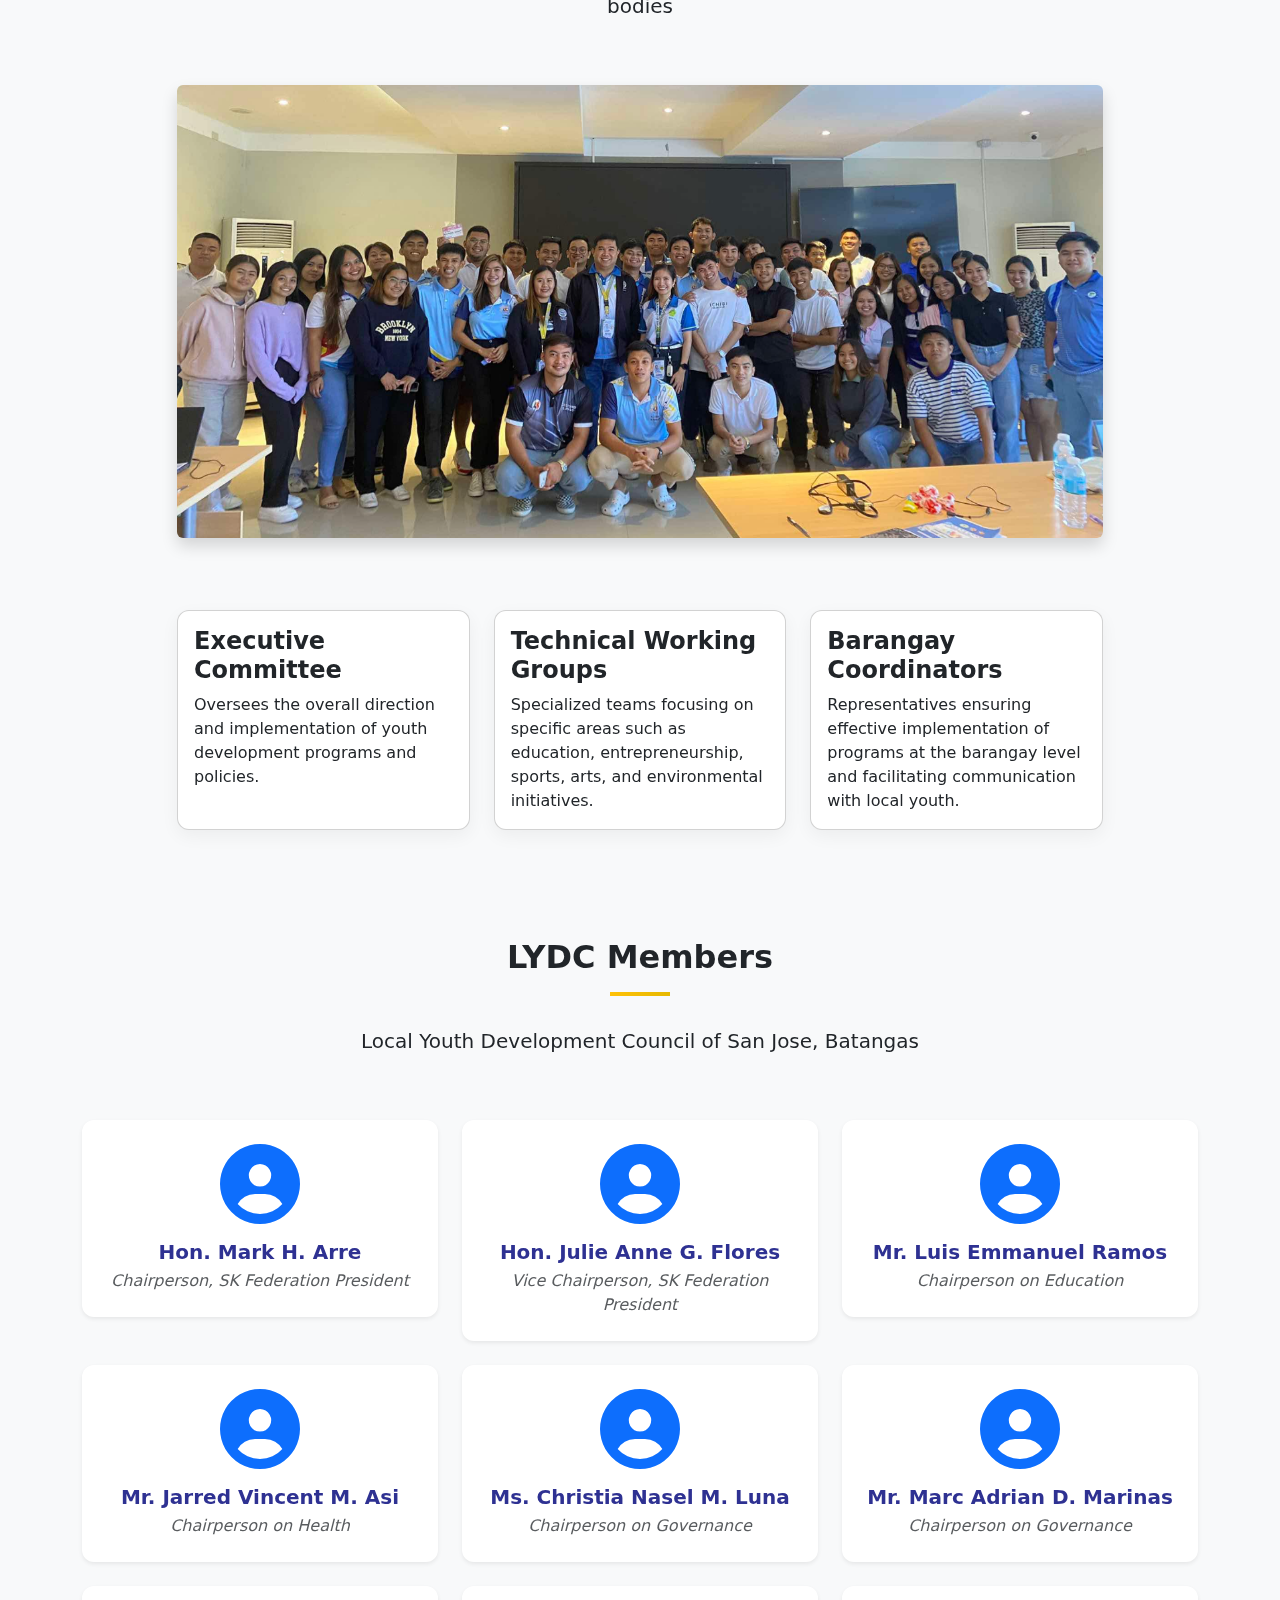
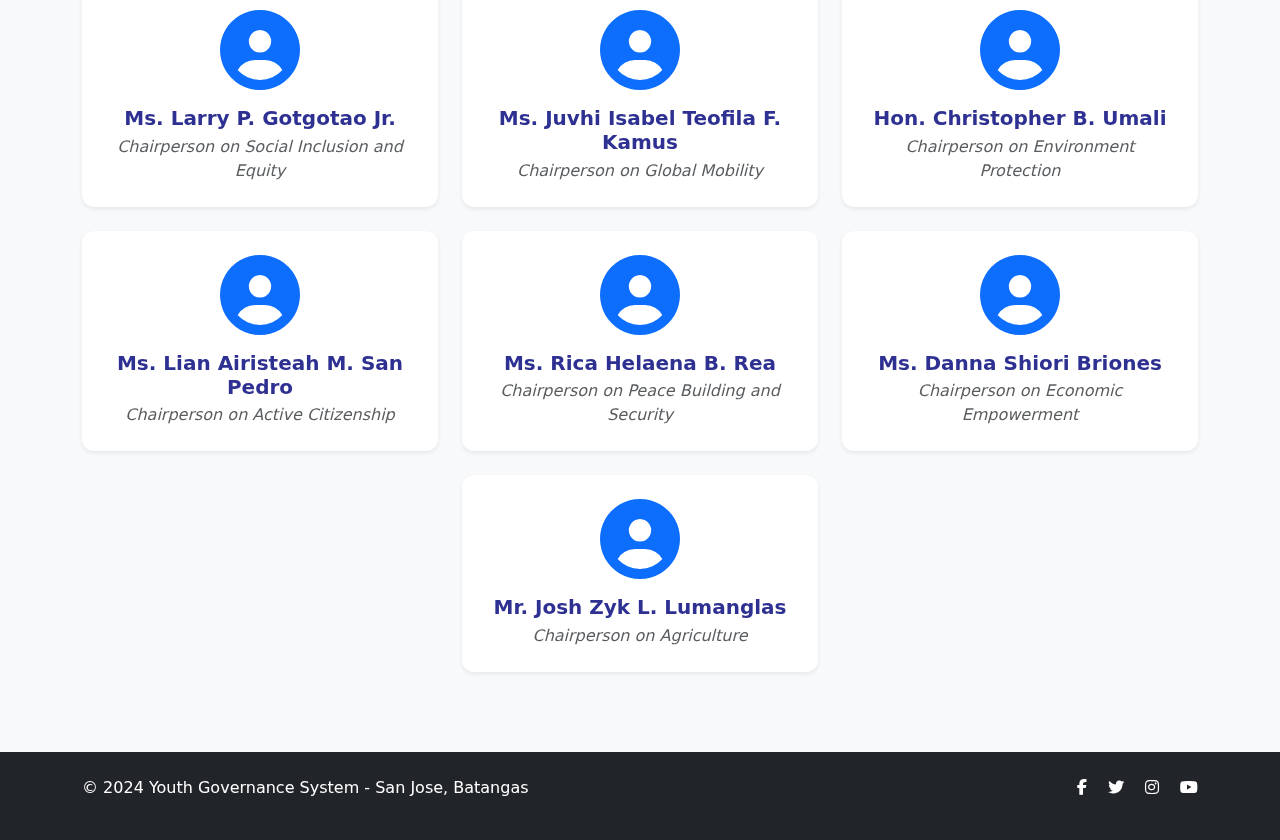
<file: lydo-council.html>
<!DOCTYPE html>
<html lang="en">
<head>
  <meta charset="UTF-8" />
  <meta name="viewport" content="width=device-width, initial-scale=1" />
  <title>LYDO Council - Youth Governance System</title>
  <link
    rel="stylesheet"
    href="https://cdnjs.cloudflare.com/ajax/libs/bootstrap/5.3.0/css/bootstrap.min.css"
  />
  <link
    rel="stylesheet"
    href="https://cdnjs.cloudflare.com/ajax/libs/font-awesome/6.4.0/css/all.min.css"
  />
  <link rel="stylesheet" href="css/lydo-council.css" />
</head>
<body>
  <!-- Navigation Bar -->
  <nav
    class="navbar navbar-expand-lg navbar-light sticky-top"
    aria-label="Primary navigation"
  >
    <div class="container">
      <a class="navbar-brand" href="index.html" aria-label="LYDO Home">
        <img src="img/temp-lydo.png" alt="LYDO Logo" />
      </a>
      <button
        class="navbar-toggler"
        type="button"
        data-bs-toggle="collapse"
        data-bs-target="#navbarNav"
        aria-controls="navbarNav"
        aria-expanded="false"
        aria-label="Toggle navigation"
      >
        <span class="navbar-toggler-icon"></span>
      </button>
      <div class="collapse navbar-collapse" id="navbarNav">
        <ul class="navbar-nav me-auto mb-2 mb-lg-0">
          <li class="nav-item"><a class="nav-link" href="about.html">About</a></li>
          <li class="nav-item">
            <a class="nav-link active" aria-current="page" href="lydo-council.html"
              >LYDO Council</a
            >
          </li>
          <li class="nav-item"><a class="nav-link" href="sk-official.html">SK Official</a></li>
          <li class="nav-item"><a class="nav-link" href="programs.html">Programs &amp; Activities</a></li>
          <li class="nav-item"><a class="nav-link" href="kk-profiling.html">KK Profiling</a></li>
        </ul>
        <ul class="navbar-nav align-items-center">
          <li class="nav-item">
            <a class="nav-link auth-btn signin-btn" href="#signup" aria-label="Sign in"
              >Sign In</a
            >
          </li>
          <li class="nav-item">
            <a class="nav-link auth-btn signup-btn" href="#signup" aria-label="Sign up"
              >Sign Up</a
            >
          </li>
          <li class="nav-item ms-3 d-none d-lg-block">
            <a href="#" aria-label="Youth Logo">
              <img src="img/sk.png" alt="Youth Logo" class="sk-logo" />
            </a>
          </li>
        </ul>
      </div>
    </div>
  </nav>

  <!-- Hero Section -->
  <section class="council-hero text-center">
    <div class="container">
      <h1 class="display-4 fw-bold mb-4">Local Youth Development Office Council</h1>
      <p class="lead mb-5">
        Meet the dedicated team of youth leaders driving change in San Jose, Batangas
      </p>
      <a href="#council-members" class="btn btn-light btn-lg">Meet the Council</a>
    </div>
  </section>

  <!-- About Council Section -->
  <section class="council-section">
    <div class="container">
      <div class="row justify-content-center mb-5">
        <div class="col-lg-8 text-center">
          <h2 class="fw-bold mb-3">About the LYDO Council</h2>
          <div class="section-divider mx-auto"></div>
          <p class="lead">
            The Local Youth Development Office Council serves as the coordinating body for all youth-related programs and initiatives in San Jose, Batangas. Working in conjunction with the Sangguniang Kabataan, the LYDO Council ensures that youth governance is inclusive, transparent, and responsive to the needs of young people.
          </p>
        </div>
      </div>

      <div class="row align-items-center g-5">
        <div class="col-lg-6">
          <h3 class="fw-bold mb-4">Our Responsibilities</h3>
          <ul class="list-unstyled">
            <li><i class="fas fa-check-circle me-2 text-primary"></i> Formulating and implementing the Local Youth Development Plan</li>
            <li><i class="fas fa-check-circle me-2 text-primary"></i> Coordinating youth programs across all barangays</li>
            <li><i class="fas fa-check-circle me-2 text-primary"></i> Ensuring proper allocation and utilization of youth development funds</li>
            <li><i class="fas fa-check-circle me-2 text-primary"></i> Facilitating youth representation in local governance processes</li>
            <li><i class="fas fa-check-circle me-2 text-primary"></i> Building partnerships with government agencies, NGOs, and private sector</li>
            <li><i class="fas fa-check-circle me-2 text-primary"></i> Monitoring and evaluating youth programs and initiatives</li>
          </ul>
        </div>
        <div class="col-lg-6">
          <div class="card shadow">
            <div class="card-body p-4">
              <h4 class="fw-bold mb-4">Key Achievements</h4>
              <ul class="list-unstyled council-achievements">
                <li>
                  <i class="fas fa-trophy achievement-icon"></i>
                  <strong>Comprehensive Youth Database</strong>
                  <p class="text-muted mb-0">Established the first digital profiling system for youth in San Jose</p>
                </li>
                <li>
                  <i class="fas fa-trophy achievement-icon"></i>
                  <strong>Youth Participatory Budgeting</strong>
                  <p class="text-muted mb-0">Implemented an inclusive process allowing youth direct input in budget allocation</p>
                </li>
                <li>
                  <i class="fas fa-trophy achievement-icon"></i>
                  <strong>Inter-Barangay Youth Network</strong>
                  <p class="text-muted mb-0">Created a collaborative platform connecting youth leaders across all barangays</p>
                </li>
                <li>
                  <i class="fas fa-trophy achievement-icon"></i>
                  <strong>Youth Leadership Academy</strong>
                  <p class="text-muted mb-0">Trained over 500 young leaders in governance and project management</p>
                </li>
              </ul>
            </div>
          </div>
        </div>
      </div>
    </div>
  </section>

  <!-- Organizational Structure -->
  <section class="py-5 bg-light">
    <div class="container">
      <div class="row justify-content-center mb-5">
        <div class="col-lg-8 text-center">
          <h2 class="fw-bold mb-3">Organizational Structure</h2>
          <div class="section-divider mx-auto"></div>
          <p class="lead">
            Understanding how the LYDO Council works with other youth governance bodies
          </p>
        </div>
      </div>

      <div class="row justify-content-center">
        <div class="col-lg-10">
          <img src="img/Pic.B.png" alt="Organizational Chart" class="img-fluid org-chart shadow rounded" />
          
          <div class="row mt-5 g-4">
            <div class="col-md-4">
              <div class="card h-100">
                <div class="card-body">
                  <h4 class="card-title fw-bold">Executive Committee</h4>
                  <p class="card-text">Oversees the overall direction and implementation of youth development programs and policies.</p>
                </div>
              </div>
            </div>
            <div class="col-md-4">
              <div class="card h-100">
                <div class="card-body">
                  <h4 class="card-title fw-bold">Technical Working Groups</h4>
                  <p class="card-text">Specialized teams focusing on specific areas such as education, entrepreneurship, sports, arts, and environmental initiatives.</p>
                </div>
              </div>
            </div>
            <div class="col-md-4">
              <div class="card h-100">
                <div class="card-body">
                  <h4 class="card-title fw-bold">Barangay Coordinators</h4>
                  <p class="card-text">Representatives ensuring effective implementation of programs at the barangay level and facilitating communication with local youth.</p>
                </div>
              </div>
            </div>
          </div>
        </div>
      </div>
    </div>
  </section>

  <!-- Council Members Section -->
  <section class="council-section" id="council-members">
    <div class="container">
      <div class="row justify-content-center mb-5">
        <div class="col-lg-8 text-center">
          <h2 class="fw-bold mb-3">LYDC Members</h2>
          <div class="section-divider mx-auto"></div>
          <p class="lead">Local Youth Development Council of San Jose, Batangas</p>
        </div>
      </div>

      <div class="row g-4 justify-content-center">
        <!-- Chairpersons -->
        <div class="col-md-6 col-lg-4">
          <div class="member-card shadow-sm p-4 text-center">
            <div class="member-photo mb-3">
              <i class="fas fa-user-circle fa-5x text-primary"></i>
            </div>
            <h5 class="fw-bold">Hon. Mark H. Arre</h5>
            <p class="text-muted">Chairperson, SK Federation President</p>
          </div>
        </div>
        <div class="col-md-6 col-lg-4">
          <div class="member-card shadow-sm p-4 text-center">
            <div class="member-photo mb-3">
              <i class="fas fa-user-circle fa-5x text-primary"></i>
            </div>
            <h5 class="fw-bold">Hon. Julie Anne G. Flores</h5>
            <p class="text-muted">Vice Chairperson, SK Federation President</p>
          </div>
        </div>

        <!-- Members -->
        <div class="col-md-6 col-lg-4">
          <div class="member-card shadow-sm p-4 text-center">
            <div class="member-photo mb-3">
              <i class="fas fa-user-circle fa-5x text-primary"></i>
            </div>
            <h5 class="fw-bold">Mr. Luis Emmanuel Ramos</h5>
            <p class="text-muted">Chairperson on Education</p>
          </div>
        </div>
        <div class="col-md-6 col-lg-4">
          <div class="member-card shadow-sm p-4 text-center">
            <div class="member-photo mb-3">
              <i class="fas fa-user-circle fa-5x text-primary"></i>
            </div>
            <h5 class="fw-bold">Mr. Jarred Vincent M. Asi</h5>
            <p class="text-muted">Chairperson on Health</p>
          </div>
        </div>
        <div class="col-md-6 col-lg-4">
          <div class="member-card shadow-sm p-4 text-center">
            <div class="member-photo mb-3">
              <i class="fas fa-user-circle fa-5x text-primary"></i>
            </div>
            <h5 class="fw-bold">Ms. Christia Nasel M. Luna</h5>
            <p class="text-muted">Chairperson on Governance</p>
          </div>
        </div>
        <div class="col-md-6 col-lg-4">
          <div class="member-card shadow-sm p-4 text-center">
            <div class="member-photo mb-3">
              <i class="fas fa-user-circle fa-5x text-primary"></i>
            </div>
            <h5 class="fw-bold">Mr. Marc Adrian D. Marinas</h5>
            <p class="text-muted">Chairperson on Governance</p>
          </div>
        </div>
        <div class="col-md-6 col-lg-4">
          <div class="member-card shadow-sm p-4 text-center">
            <div class="member-photo mb-3">
              <i class="fas fa-user-circle fa-5x text-primary"></i>
            </div>
            <h5 class="fw-bold">Ms. Larry P. Gotgotao Jr.</h5>
            <p class="text-muted">Chairperson on Social Inclusion and Equity</p>
          </div>
        </div>
        <div class="col-md-6 col-lg-4">
          <div class="member-card shadow-sm p-4 text-center">
            <div class="member-photo mb-3">
              <i class="fas fa-user-circle fa-5x text-primary"></i>
            </div>
            <h5 class="fw-bold">Ms. Juvhi Isabel Teofila F. Kamus</h5>
            <p class="text-muted">Chairperson on Global Mobility</p>
          </div>
        </div>
        <div class="col-md-6 col-lg-4">
          <div class="member-card shadow-sm p-4 text-center">
            <div class="member-photo mb-3">
              <i class="fas fa-user-circle fa-5x text-primary"></i>
            </div>
            <h5 class="fw-bold">Hon. Christopher B. Umali</h5>
            <p class="text-muted">Chairperson on Environment Protection</p>
          </div>
        </div>
        <div class="col-md-6 col-lg-4">
          <div class="member-card shadow-sm p-4 text-center">
            <div class="member-photo mb-3">
              <i class="fas fa-user-circle fa-5x text-primary"></i>
            </div>
            <h5 class="fw-bold">Ms. Lian Airisteah M. San Pedro</h5>
            <p class="text-muted">Chairperson on Active Citizenship</p>
          </div>
        </div>
        <div class="col-md-6 col-lg-4">
          <div class="member-card shadow-sm p-4 text-center">
            <div class="member-photo mb-3">
              <i class="fas fa-user-circle fa-5x text-primary"></i>
            </div>
            <h5 class="fw-bold">Ms. Rica Helaena B. Rea</h5>
            <p class="text-muted">Chairperson on Peace Building and Security</p>
          </div>
        </div>
        <div class="col-md-6 col-lg-4">
          <div class="member-card shadow-sm p-4 text-center">
            <div class="member-photo mb-3">
              <i class="fas fa-user-circle fa-5x text-primary"></i>
            </div>
            <h5 class="fw-bold">Ms. Danna Shiori Briones</h5>
            <p class="text-muted">Chairperson on Economic Empowerment</p>
          </div>
        </div>
        <div class="col-md-6 col-lg-4">
          <div class="member-card shadow-sm p-4 text-center">
            <div class="member-photo mb-3">
              <i class="fas fa-user-circle fa-5x text-primary"></i>
            </div>
            <h5 class="fw-bold">Mr. Josh Zyk L. Lumanglas</h5>
            <p class="text-muted">Chairperson on Agriculture</p>
          </div>
        </div>
      </div>
    </div>
  </section>
  
  <!-- Footer -->
  <footer class="bg-dark text-white py-4">
    <div class="container">
      <div class="row">
        <div class="col-md-6">
          <p>© 2024 Youth Governance System - San Jose, Batangas</p>
        </div>
        <div class="col-md-6 text-end">
          <a href="#" class="text-white me-3"><i class="fab fa-facebook-f"></i></a>
          <a href="#" class="text-white me-3"><i class="fab fa-twitter"></i></a>
          <a href="#" class="text-white me-3"><i class="fab fa-instagram"></i></a>
          <a href="#" class="text-white"><i class="fab fa-youtube"></i></a>
        </div>
      </div>
    </div>
  </footer>

  <script
    src="https://cdnjs.cloudflare.com/ajax/libs/bootstrap/5.3.0/js/bootstrap.bundle.min.js"
  ></script>
</body>
</html>
</file>
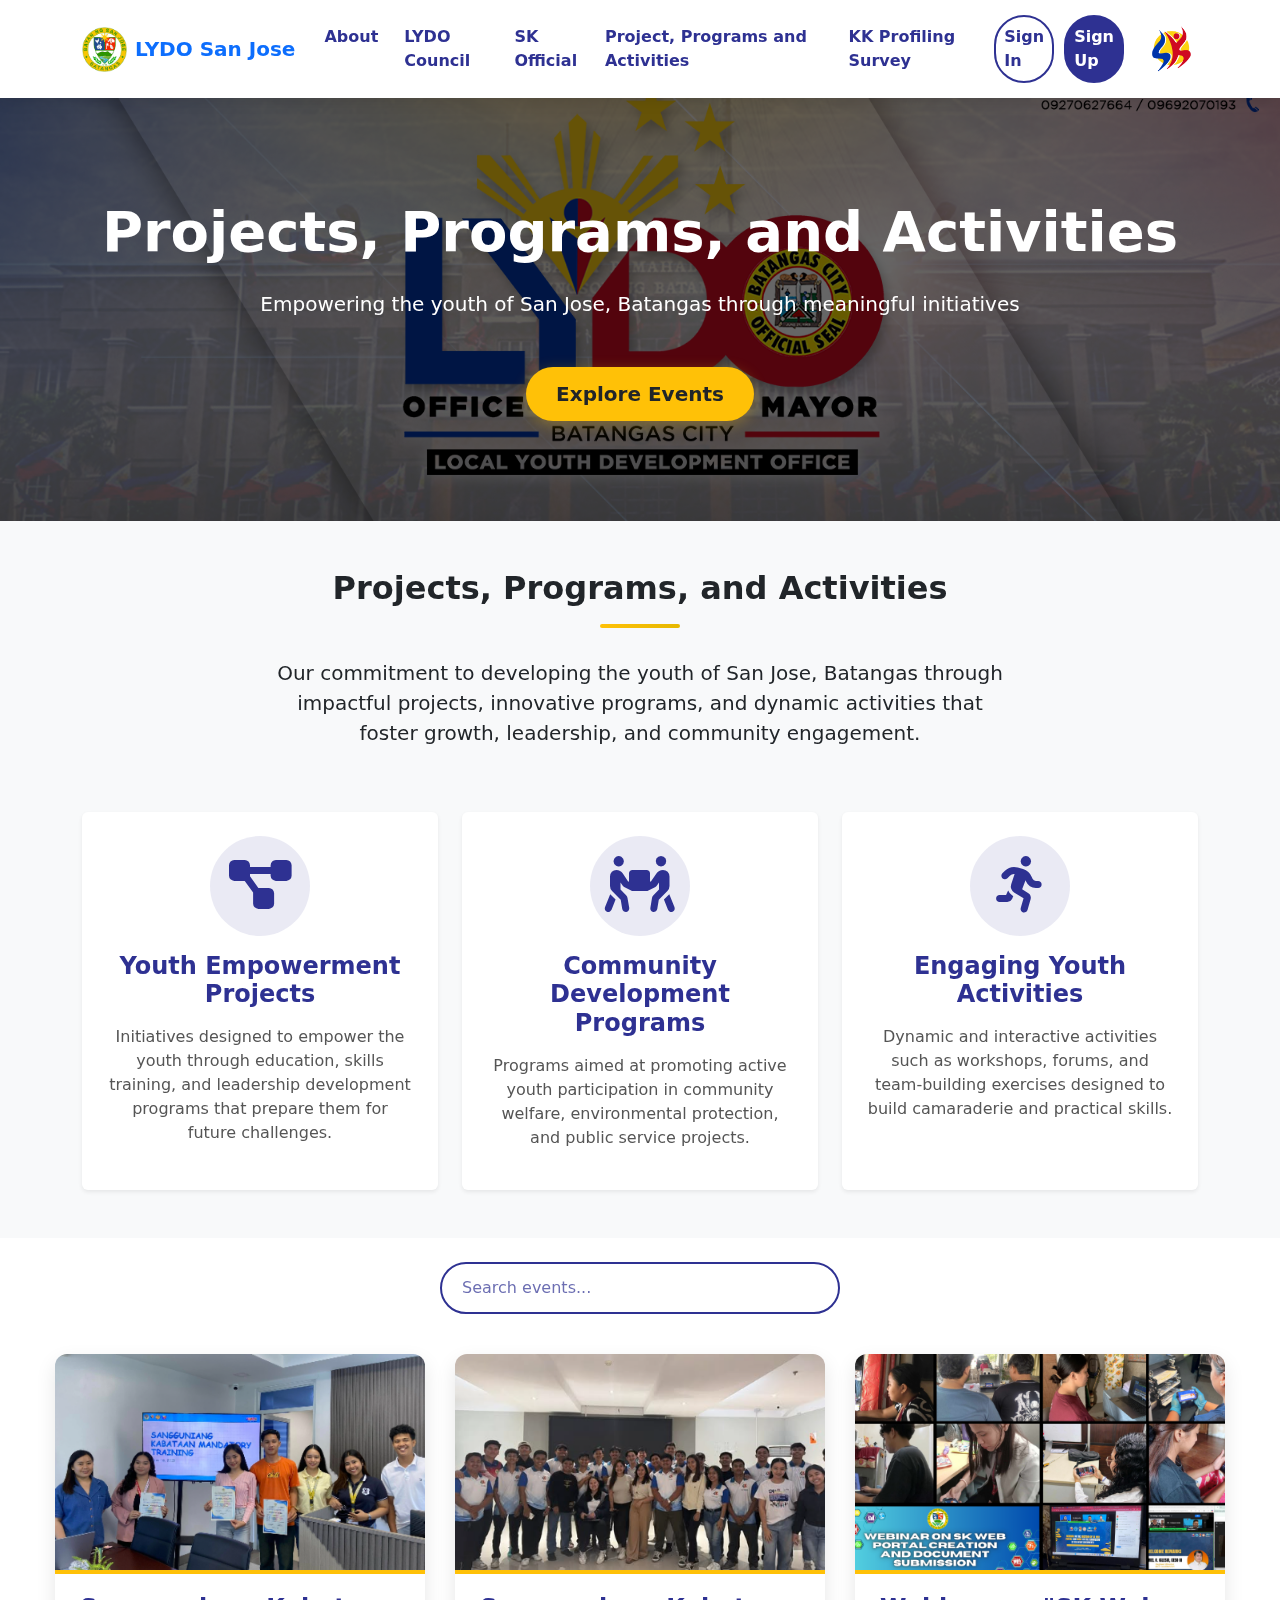
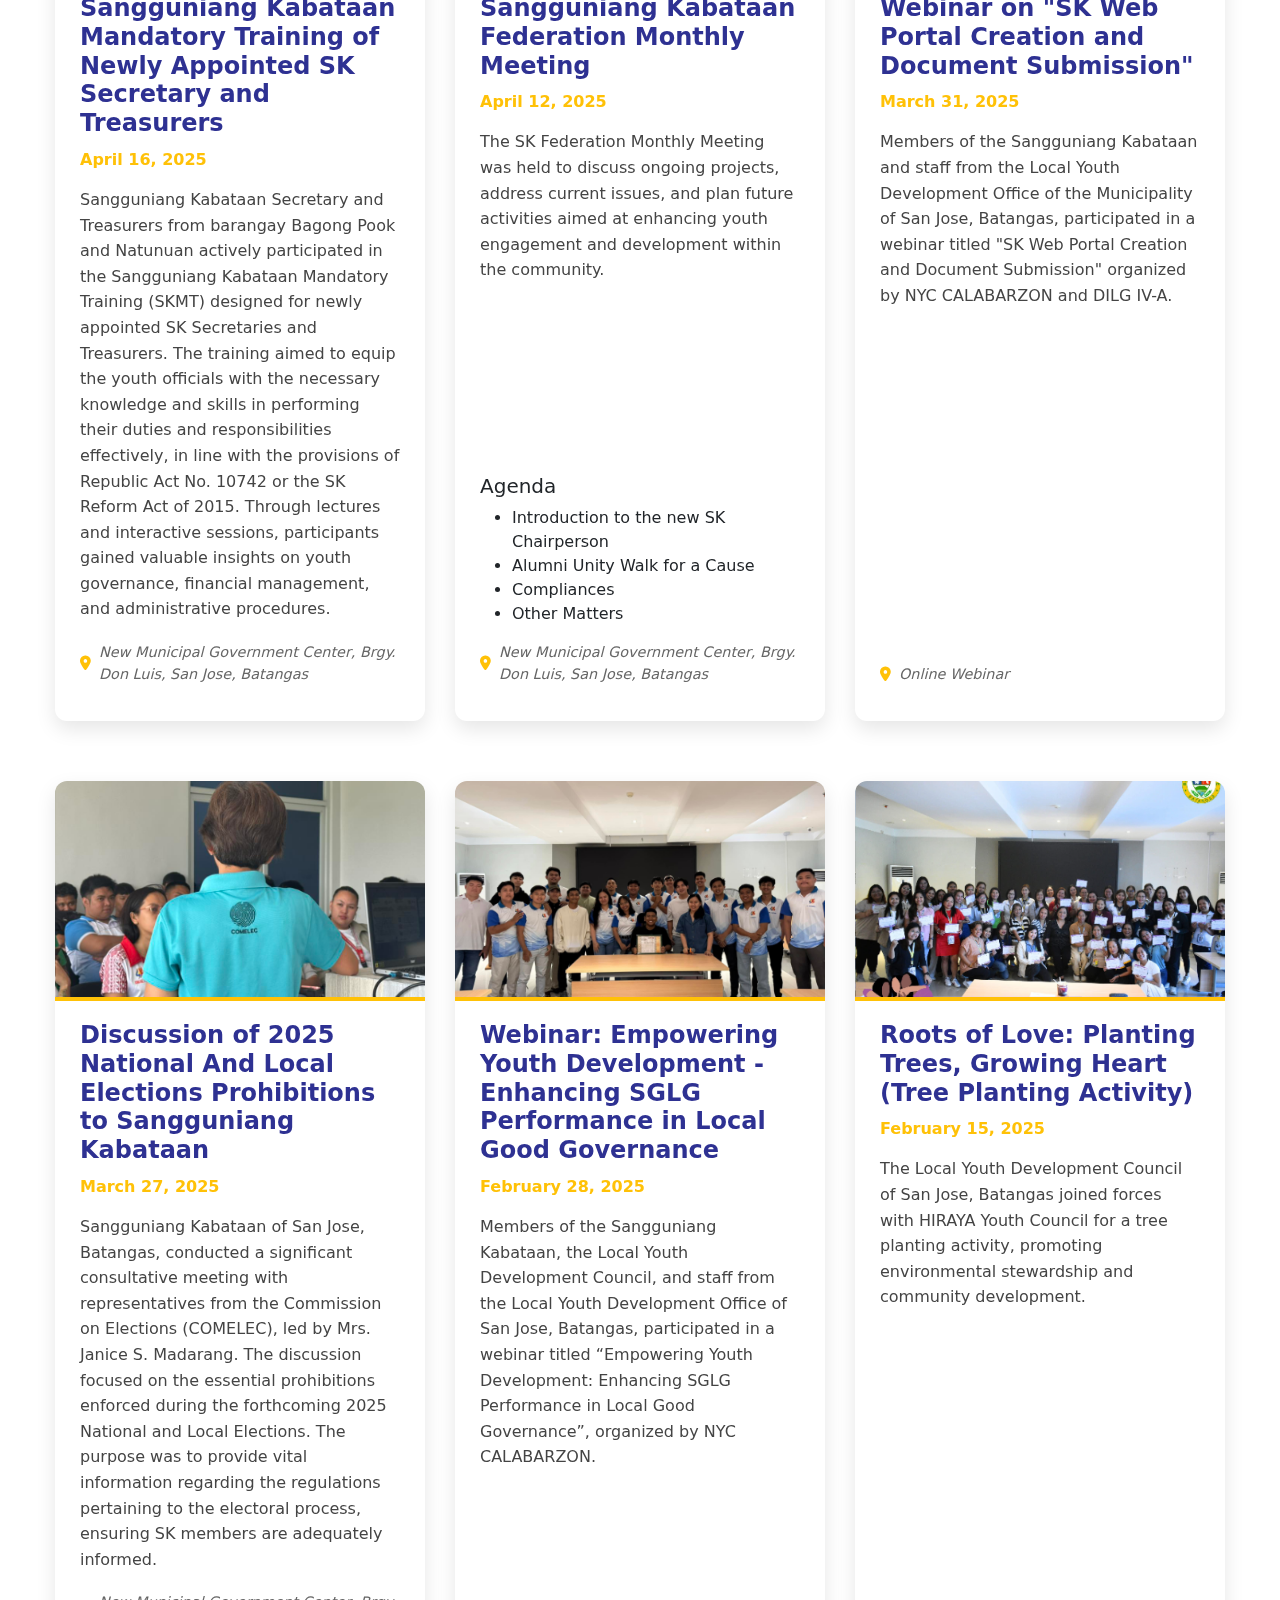
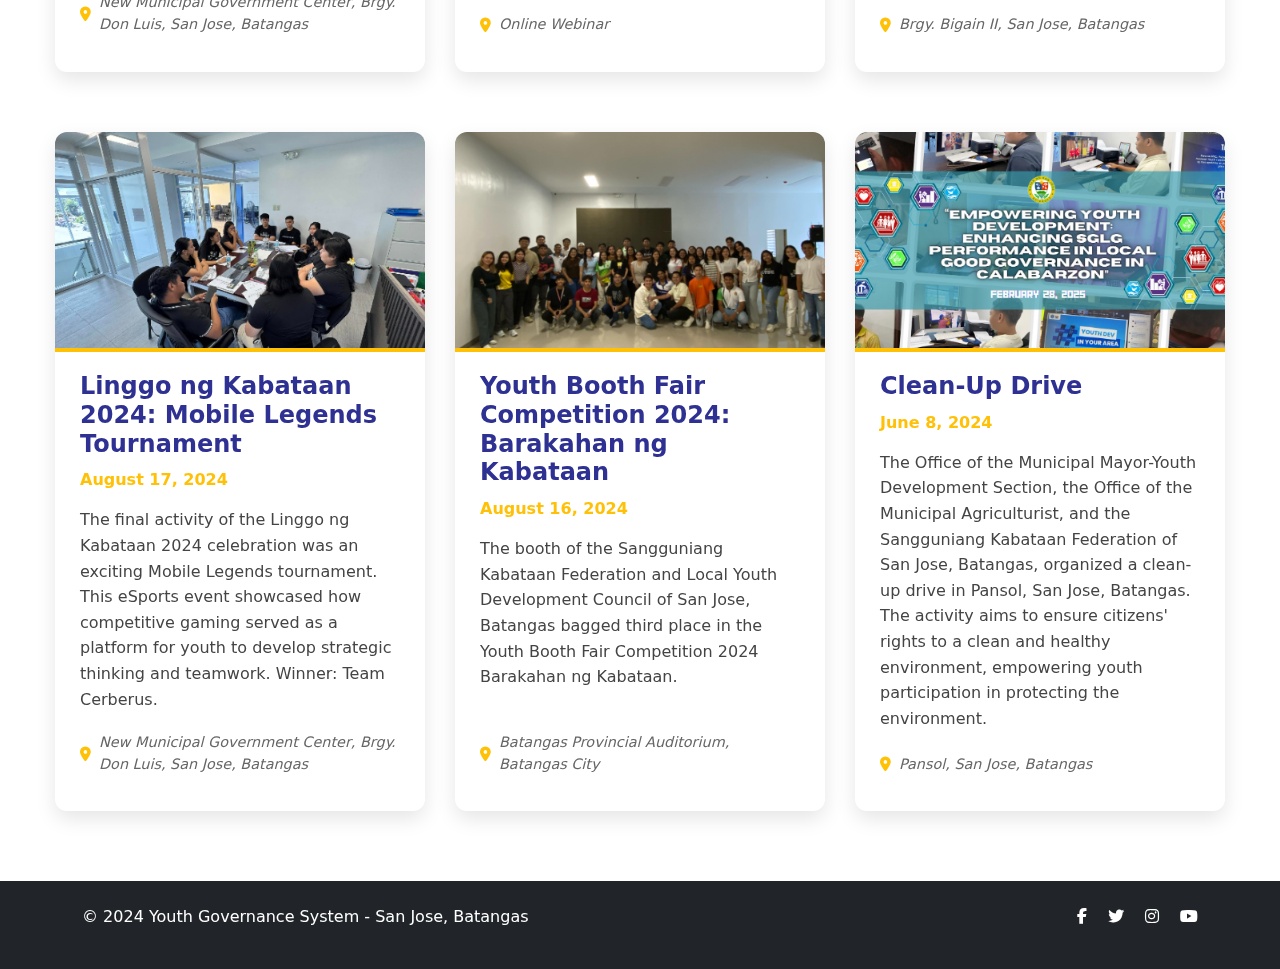
<file: programs.html>
<!DOCTYPE html>
<html lang="en">
<head>
  <meta charset="UTF-8" />
  <meta name="viewport" content="width=device-width, initial-scale=1.0" />
  <title>SK Officials - Youth Governance System</title>
  <link rel="stylesheet" href="https://cdnjs.cloudflare.com/ajax/libs/bootstrap/5.3.0/css/bootstrap.min.css" />
  <link rel="stylesheet" href="https://cdnjs.cloudflare.com/ajax/libs/font-awesome/6.4.0/css/all.min.css" />
  <link rel="stylesheet" href="css/programs.css" />

</head>
<body>
 <!-- Navigation Bar -->
  <nav
    class="navbar navbar-expand-lg navbar-light sticky-top"
    aria-label="Primary navigation"
  >
    <div class="container">
      <a class="navbar-brand d-flex align-items-center" href="index.html" aria-label="LYDO Home">
        <img src="img/temp-lydo.png" alt="LYDO Logo" class="nav-logo" />
        <span class="ms-2 fw-bold text-primary">LYDO San Jose</span>
      </a>
      <button
        class="navbar-toggler"
        type="button"
        data-bs-toggle="collapse"
        data-bs-target="#navbarNav"
        aria-controls="navbarNav"
        aria-expanded="false"
        aria-label="Toggle navigation"
      >
        <span class="navbar-toggler-icon"></span>
      </button>
      <div class="collapse navbar-collapse" id="navbarNav">
        <ul class="navbar-nav me-auto mb-2 mb-lg-0">
          <li class="nav-item"><a class="nav-link" href="about.html">About</a></li>
          <li class="nav-item">
            <a class="nav-link active" aria-current="page" href="lydo-council.html"
              >LYDO Council</a
            >
          </li>
          <li class="nav-item"><a class="nav-link" href="sk-official.html">SK Official</a></li>
          <li class="nav-item"><a class="nav-link" href="programs.html">Project, Programs and Activities</a></li>
          <li class="nav-item"><a class="nav-link" href="kk-profiling.html">KK Profiling Survey</a></li>
        </ul>
        <ul class="navbar-nav align-items-center">
          <li class="nav-item">
            <a class="nav-link auth-btn signin-btn" href="sign-in.html" aria-label="Sign in"
              >Sign In</a
            >
          </li>
          <li class="nav-item">
            <a class="nav-link auth-btn signup-btn" href="sign-up.html" aria-label="Sign up"
              >Sign Up</a
            >
          </li>
          <li class="nav-item ms-3 d-none d-lg-block">
            <a href="#" aria-label="Youth Logo">
              <img src="img/sk.png" alt="Youth Logo" class="sk-logo" />
            </a>
          </li>
        </ul>
      </div>
    </div>
  </nav>

  <!-- Hero Section -->
  <section class="council-hero text-center">
    <div class="container">
      <h1 class="display-4 fw-bold mb-4">Projects, Programs, and Activities</h1>
      <p class="lead mb-5">
       Empowering the youth of San Jose, Batangas through meaningful initiatives
      </p>
      <a href="#events" class="btn btn-light btn-lg">Explore Events</a>
    </div>
  </section>

  <!-- Projects, Programs & Activities Section -->
<section class="projects-section py-5" id="projects-programs">
  <div class="container">
    <div class="row justify-content-center mb-5">
      <div class="col-lg-8 text-center">
        <h2 class="fw-bold mb-3">Projects, Programs, and Activities</h2>
        <div class="section-divider mx-auto"></div>
        <p class="lead">
          Our commitment to developing the youth of San Jose, Batangas through impactful projects, innovative programs, and dynamic activities that foster growth, leadership, and community engagement.
        </p>
      </div>
    </div>

    <div class="row g-4">
      <!-- Project Card -->
      <div class="col-md-6 col-lg-4">
        <div class="feature-card p-4 text-center shadow-sm rounded h-100">
          <div class="feature-icon mb-3">
            <i class="fas fa-project-diagram"></i>
          </div>
          <h4 class="fw-bold mb-3">Youth Empowerment Projects</h4>
          <p>
            Initiatives designed to empower the youth through education, skills training, and leadership development programs that prepare them for future challenges.
          </p>
        </div>
      </div>

      <!-- Program Card -->
      <div class="col-md-6 col-lg-4">
        <div class="feature-card p-4 text-center shadow-sm rounded h-100">
          <div class="feature-icon mb-3">
            <i class="fas fa-people-carry"></i>
          </div>
          <h4 class="fw-bold mb-3">Community Development Programs</h4>
          <p>
            Programs aimed at promoting active youth participation in community welfare, environmental protection, and public service projects.
          </p>
        </div>
      </div>

      <!-- Activity Card -->
      <div class="col-md-6 col-lg-4">
        <div class="feature-card p-4 text-center shadow-sm rounded h-100">
          <div class="feature-icon mb-3">
            <i class="fas fa-running"></i>
          </div>
          <h4 class="fw-bold mb-3">Engaging Youth Activities</h4>
          <p>
            Dynamic and interactive activities such as workshops, forums, and team-building exercises designed to build camaraderie and practical skills.
          </p>
        </div>
      </div>
    </div>
  </div>
</section>

<section class="search-section my-4 container">
  <input
    type="search"
    id="eventSearch"
    class="form-control"
    placeholder="Search events..."
    aria-label="Search events"
  />
</section>

<main id="events" class="events-container">
  <!-- Your event cards here -->
  <!-- Event 1 -->
  <article class="event-card">
    <img src="img/P1.png" alt="SK Mandatory Training 2025" class="event-img" />
    <div class="event-content">
      <h2 class="event-title">Sangguniang Kabataan Mandatory Training of Newly Appointed SK Secretary and Treasurers</h2>
      <p class="event-date">April 16, 2025</p>
      <p class="event-description">
        Sangguniang Kabataan Secretary and Treasurers from barangay Bagong Pook and Natunuan actively participated in the Sangguniang Kabataan Mandatory Training (SKMT) designed for newly appointed SK Secretaries and Treasurers. The training aimed to equip the youth officials with the necessary knowledge and skills in performing their duties and responsibilities effectively, in line with the provisions of Republic Act No. 10742 or the SK Reform Act of 2015. Through lectures and interactive sessions, participants gained valuable insights on youth governance, financial management, and administrative procedures.
      </p>
      <p class="event-location"><i class="fas fa-map-marker-alt"></i> New Municipal Government Center, Brgy. Don Luis, San Jose, Batangas</p>
    </div>
  </article>

  <!-- Event 2 -->
  <article class="event-card">
    <img src="img/P2.png" alt="SK Federation Monthly Meeting April 2025" class="event-img" />
    <div class="event-content">
      <h2 class="event-title">Sangguniang Kabataan Federation Monthly Meeting</h2>
      <p class="event-date">April 12, 2025</p>
      <p class="event-description">
        The SK Federation Monthly Meeting was held to discuss ongoing projects, address current issues, and plan future activities aimed at enhancing youth engagement and development within the community.
      </p>
      <h5>Agenda</h5>
      <ul>
        <li>Introduction to the new SK Chairperson</li>
        <li>Alumni Unity Walk for a Cause</li>
        <li>Compliances</li>
        <li>Other Matters</li>
      </ul>
      <p class="event-location"><i class="fas fa-map-marker-alt"></i> New Municipal Government Center, Brgy. Don Luis, San Jose, Batangas</p>
    </div>
  </article>

  <!-- Event 3 -->
  <article class="event-card">
    <img src="img/P3.png" alt="Webinar SK Web Portal Creation" class="event-img" />
    <div class="event-content">
      <h2 class="event-title">Webinar on "SK Web Portal Creation and Document Submission"</h2>
      <p class="event-date">March 31, 2025</p>
      <p class="event-description">
        Members of the Sangguniang Kabataan and staff from the Local Youth Development Office of the Municipality of San Jose, Batangas, participated in a webinar titled "SK Web Portal Creation and Document Submission" organized by NYC CALABARZON and DILG IV-A.
      </p>
      <p class="event-location"><i class="fas fa-map-marker-alt"></i> Online Webinar</p>
    </div>
  </article>

  <!-- Event 4 -->
  <article class="event-card">
    <img src="img/P4.png" alt="Discussion of 2025 National and Local Elections Prohibitions" class="event-img" />
    <div class="event-content">
      <h2 class="event-title">Discussion of 2025 National And Local Elections Prohibitions to Sangguniang Kabataan</h2>
      <p class="event-date">March 27, 2025</p>
      <p class="event-description">
        Sangguniang Kabataan of San Jose, Batangas, conducted a significant consultative meeting with representatives from the Commission on Elections (COMELEC), led by Mrs. Janice S. Madarang. The discussion focused on the essential prohibitions enforced during the forthcoming 2025 National and Local Elections. The purpose was to provide vital information regarding the regulations pertaining to the electoral process, ensuring SK members are adequately informed.
      </p>
      <p class="event-location"><i class="fas fa-map-marker-alt"></i> New Municipal Government Center, Brgy. Don Luis, San Jose, Batangas</p>
    </div>
  </article>

  <!-- Event 5 -->
  <article class="event-card">
    <img src="img/P5.png" alt="Webinar on Empowering Youth Development" class="event-img" />
    <div class="event-content">
      <h2 class="event-title">Webinar: Empowering Youth Development - Enhancing SGLG Performance in Local Good Governance</h2>
      <p class="event-date">February 28, 2025</p>
      <p class="event-description">
        Members of the Sangguniang Kabataan, the Local Youth Development Council, and staff from the Local Youth Development Office of San Jose, Batangas, participated in a webinar titled “Empowering Youth Development: Enhancing SGLG Performance in Local Good Governance”, organized by NYC CALABARZON.
      </p>
      <p class="event-location"><i class="fas fa-map-marker-alt"></i> Online Webinar</p>
    </div>
  </article>

  <!-- Event 6 -->
  <article class="event-card">
    <img src="img/P6.png" alt="Roots of Love: Tree Planting Activity" class="event-img" />
    <div class="event-content">
      <h2 class="event-title">Roots of Love: Planting Trees, Growing Heart (Tree Planting Activity)</h2>
      <p class="event-date">February 15, 2025</p>
      <p class="event-description">
        The Local Youth Development Council of San Jose, Batangas joined forces with HIRAYA Youth Council for a tree planting activity, promoting environmental stewardship and community development.
      </p>
      <p class="event-location"><i class="fas fa-map-marker-alt"></i> Brgy. Bigain II, San Jose, Batangas</p>
    </div>
  </article>

  <!-- Event 7 -->
  <article class="event-card">
    <img src="img/P7.png" alt="Linggo ng Kabataan 2024" class="event-img" />
    <div class="event-content">
      <h2 class="event-title">Linggo ng Kabataan 2024: Mobile Legends Tournament</h2>
      <p class="event-date">August 17, 2024</p>
      <p class="event-description">
        The final activity of the Linggo ng Kabataan 2024 celebration was an exciting Mobile Legends tournament. This eSports event showcased how competitive gaming served as a platform for youth to develop strategic thinking and teamwork. Winner: Team Cerberus.
      </p>
      <p class="event-location"><i class="fas fa-map-marker-alt"></i> New Municipal Government Center, Brgy. Don Luis, San Jose, Batangas</p>
    </div>
  </article>

  <!-- Event 8 -->
  <article class="event-card">
    <img src="img/P8.png" alt="Youth Booth Fair Competition 2024" class="event-img" />
    <div class="event-content">
      <h2 class="event-title">Youth Booth Fair Competition 2024: Barakahan ng Kabataan</h2>
      <p class="event-date">August 16, 2024</p>
      <p class="event-description">
        The booth of the Sangguniang Kabataan Federation and Local Youth Development Council of San Jose, Batangas bagged third place in the Youth Booth Fair Competition 2024 Barakahan ng Kabataan.
      </p>
      <p class="event-location"><i class="fas fa-map-marker-alt"></i> Batangas Provincial Auditorium, Batangas City</p>
    </div>
  </article>

  <!-- Event 9 -->
  <article class="event-card">
    <img src="img/P9.png" alt="Clean-Up Drive" class="event-img" />
    <div class="event-content">
      <h2 class="event-title">Clean-Up Drive</h2>
      <p class="event-date">June 8, 2024</p>
      <p class="event-description">
        The Office of the Municipal Mayor-Youth Development Section, the Office of the Municipal Agriculturist, and the Sangguniang Kabataan Federation of San Jose, Batangas, organized a clean-up drive in Pansol, San Jose, Batangas. The activity aims to ensure citizens' rights to a clean and healthy environment, empowering youth participation in protecting the environment.
      </p>
      <p class="event-location"><i class="fas fa-map-marker-alt"></i> Pansol, San Jose, Batangas</p>
    </div>
  </article>
  </main>

 <!-- Footer -->
  <footer class="bg-dark text-white py-4">
    <div class="container">
      <div class="row">
        <div class="col-md-6">
          <p>© 2024 Youth Governance System - San Jose, Batangas</p>
        </div>
        <div class="col-md-6 text-end">
          <a href="#" class="text-white me-3"><i class="fab fa-facebook-f"></i></a>
          <a href="#" class="text-white me-3"><i class="fab fa-twitter"></i></a>
          <a href="#" class="text-white me-3"><i class="fab fa-instagram"></i></a>
          <a href="#" class="text-white"><i class="fab fa-youtube"></i></a>
        </div>
      </div>
    </div>
  </footer>

  <!-- Place before closing body tag -->
<script src="js/programs.js"></script>
<script src="https://cdnjs.cloudflare.com/ajax/libs/bootstrap/5.3.0/js/bootstrap.bundle.min.js"></script>
</body>
</html>
</file>
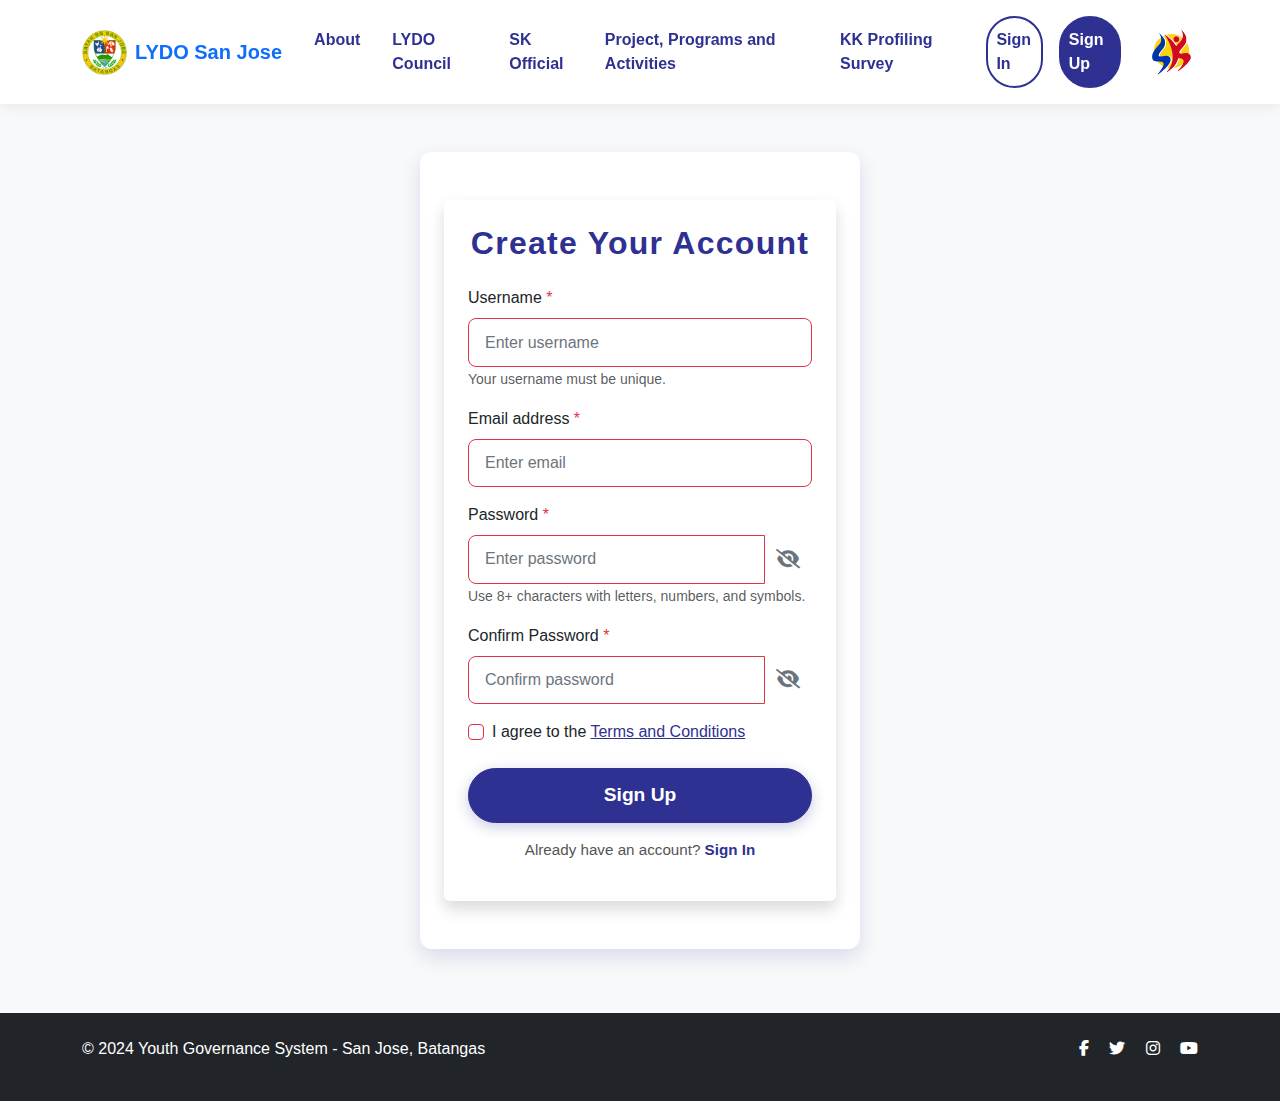
<file: sign-up.html>
<!DOCTYPE html>
<html lang="en">
<head>
  <meta charset="UTF-8" />
  <meta name="viewport" content="width=device-width, initial-scale=1" />
  <title>Sign Up - LYDO San Jose</title>
  <link
    href="https://cdnjs.cloudflare.com/ajax/libs/bootstrap/5.3.0/css/bootstrap.min.css"
    rel="stylesheet"
  />
  <link rel="stylesheet" href="css/sign-up.css" />
</head>
<body>
 <!-- Navigation Bar -->
  <nav
    class="navbar navbar-expand-lg navbar-light sticky-top"
    aria-label="Primary navigation"
  >
    <div class="container">
      <a class="navbar-brand d-flex align-items-center" href="index.html" aria-label="LYDO Home">
        <img src="img/temp-lydo.png" alt="LYDO Logo" class="nav-logo" />
        <span class="ms-2 fw-bold text-primary">LYDO San Jose</span>
      </a>
      <button
        class="navbar-toggler"
        type="button"
        data-bs-toggle="collapse"
        data-bs-target="#navbarNav"
        aria-controls="navbarNav"
        aria-expanded="false"
        aria-label="Toggle navigation"
      >
        <span class="navbar-toggler-icon"></span>
      </button>
      <div class="collapse navbar-collapse" id="navbarNav">
        <ul class="navbar-nav me-auto mb-2 mb-lg-0">
          <li class="nav-item"><a class="nav-link" href="about.html">About</a></li>
          <li class="nav-item">
            <a class="nav-link active" aria-current="page" href="lydo-council.html"
              >LYDO Council</a
            >
          </li>
          <li class="nav-item"><a class="nav-link" href="sk-official.html">SK Official</a></li>
          <li class="nav-item"><a class="nav-link" href="programs.html">Project, Programs and Activities</a></li>
          <li class="nav-item"><a class="nav-link" href="kk-profiling.html">KK Profiling Survey</a></li>
        </ul>
        <ul class="navbar-nav align-items-center">
          <li class="nav-item">
            <a class="nav-link auth-btn signin-btn" href="sign-in.html" aria-label="Sign in"
              >Sign In</a
            >
          </li>
          <li class="nav-item">
            <a class="nav-link auth-btn signup-btn" href="sign-up.html" aria-label="Sign up"
              >Sign Up</a
            >
          </li>
          <li class="nav-item ms-3 d-none d-lg-block">
            <a href="#" aria-label="Youth Logo">
              <img src="img/sk.png" alt="Youth Logo" class="sk-logo" />
            </a>
          </li>
        </ul>
      </div>
    </div>
  </nav>

<main class="signup-container container-sm py-5">
  <form id="signUpForm" class="signup-form p-4 shadow rounded bg-white needs-validation" novalidate>
    <h2 class="mb-4 text-center">Create Your Account</h2>

    <!-- Server-side Error Message -->
    <div id="serverError" class="alert alert-danger d-none" role="alert">
      Something went wrong. Please try again.
    </div>

    <!-- Username -->
    <div class="mb-3">
      <label for="username" class="form-label">Username <span class="text-danger">*</span></label>
      <input
        type="text"
        id="username"
        name="username"
        class="form-control"
        required
        placeholder="Enter username"
        aria-required="true"
        aria-describedby="usernameHelp"
        autocomplete="username"
      />
      <small id="usernameHelp" class="form-text text-muted">Your username must be unique.</small>
      <div class="invalid-feedback">Please enter a username.</div>
    </div>

    <!-- Email -->
    <div class="mb-3">
      <label for="email" class="form-label">Email address <span class="text-danger">*</span></label>
      <input
        type="email"
        id="email"
        name="email"
        class="form-control"
        required
        placeholder="Enter email"
        aria-required="true"
        autocomplete="email"
      />
      <div class="invalid-feedback">Please enter a valid email address.</div>
    </div>

    <!-- Password -->
    <div class="mb-3">
      <label for="password" class="form-label">Password <span class="text-danger">*</span></label>
      <div class="input-group">
        <input
          type="password"
          id="password"
          name="password"
          class="form-control"
          required
          placeholder="Enter password"
          minlength="8"
          aria-required="true"
          autocomplete="new-password"
        />
        <button type="button" class="btn btn-outline-secondary toggle-password" data-target="password" tabindex="-1" aria-label="Toggle password visibility">
          <i class="fa-solid fa-eye-slash"></i>
        </button>
      </div>
      <small id="passwordHelp" class="form-text text-muted">Use 8+ characters with letters, numbers, and symbols.</small>
      <div class="invalid-feedback">Password must be at least 8 characters.</div>
    </div>

    <!-- Confirm Password -->
    <div class="mb-3">
      <label for="confirmPassword" class="form-label">Confirm Password <span class="text-danger">*</span></label>
      <div class="input-group">
        <input
          type="password"
          id="confirmPassword"
          name="confirmPassword"
          class="form-control"
          required
          placeholder="Confirm password"
          autocomplete="new-password"
        />
        <button type="button" class="btn btn-outline-secondary toggle-password" data-target="confirmPassword" tabindex="-1" aria-label="Toggle confirm password visibility">
          <i class="fa-solid fa-eye-slash"></i>
        </button>
      </div>
      <div class="invalid-feedback" id="confirmPasswordFeedback">
        Passwords do not match.
      </div>
    </div>

    <!-- Terms and Conditions -->
    <div class="form-check mb-4">
      <input class="form-check-input" type="checkbox" id="terms" required />
      <label class="form-check-label" for="terms">
        I agree to the <a href="terms.html" target="_blank">Terms and Conditions</a>
      </label>
      <div class="invalid-feedback">You must agree before submitting.</div>
    </div>

    <!-- Submit -->
    <button type="submit" class="btn btn-primary w-100">Sign Up</button>

    <p class="mt-3 text-center">
      Already have an account? <a href="signin.html">Sign In</a>
    </p>
  </form>
</main>

<!-- Footer -->
<footer class="bg-dark text-white py-4">
  <div class="container">
    <div class="row">
      <div class="col-md-6">
        <p>© 2024 Youth Governance System - San Jose, Batangas</p>
      </div>
      <div class="col-md-6 text-end">
        <a href="#" class="text-white me-3"><i class="fab fa-facebook-f"></i></a>
        <a href="#" class="text-white me-3"><i class="fab fa-twitter"></i></a>
        <a href="#" class="text-white me-3"><i class="fab fa-instagram"></i></a>
        <a href="#" class="text-white"><i class="fab fa-youtube"></i></a>
      </div>
    </div>
  </div>
</footer>

<!-- FontAwesome + JS -->
<link rel="stylesheet" href="https://cdnjs.cloudflare.com/ajax/libs/font-awesome/6.4.0/css/all.min.css">
<script src="js/sign-up.js"></script>
<script src="https://cdnjs.cloudflare.com/ajax/libs/bootstrap/5.3.0/js/bootstrap.bundle.min.js"></script>
</file>
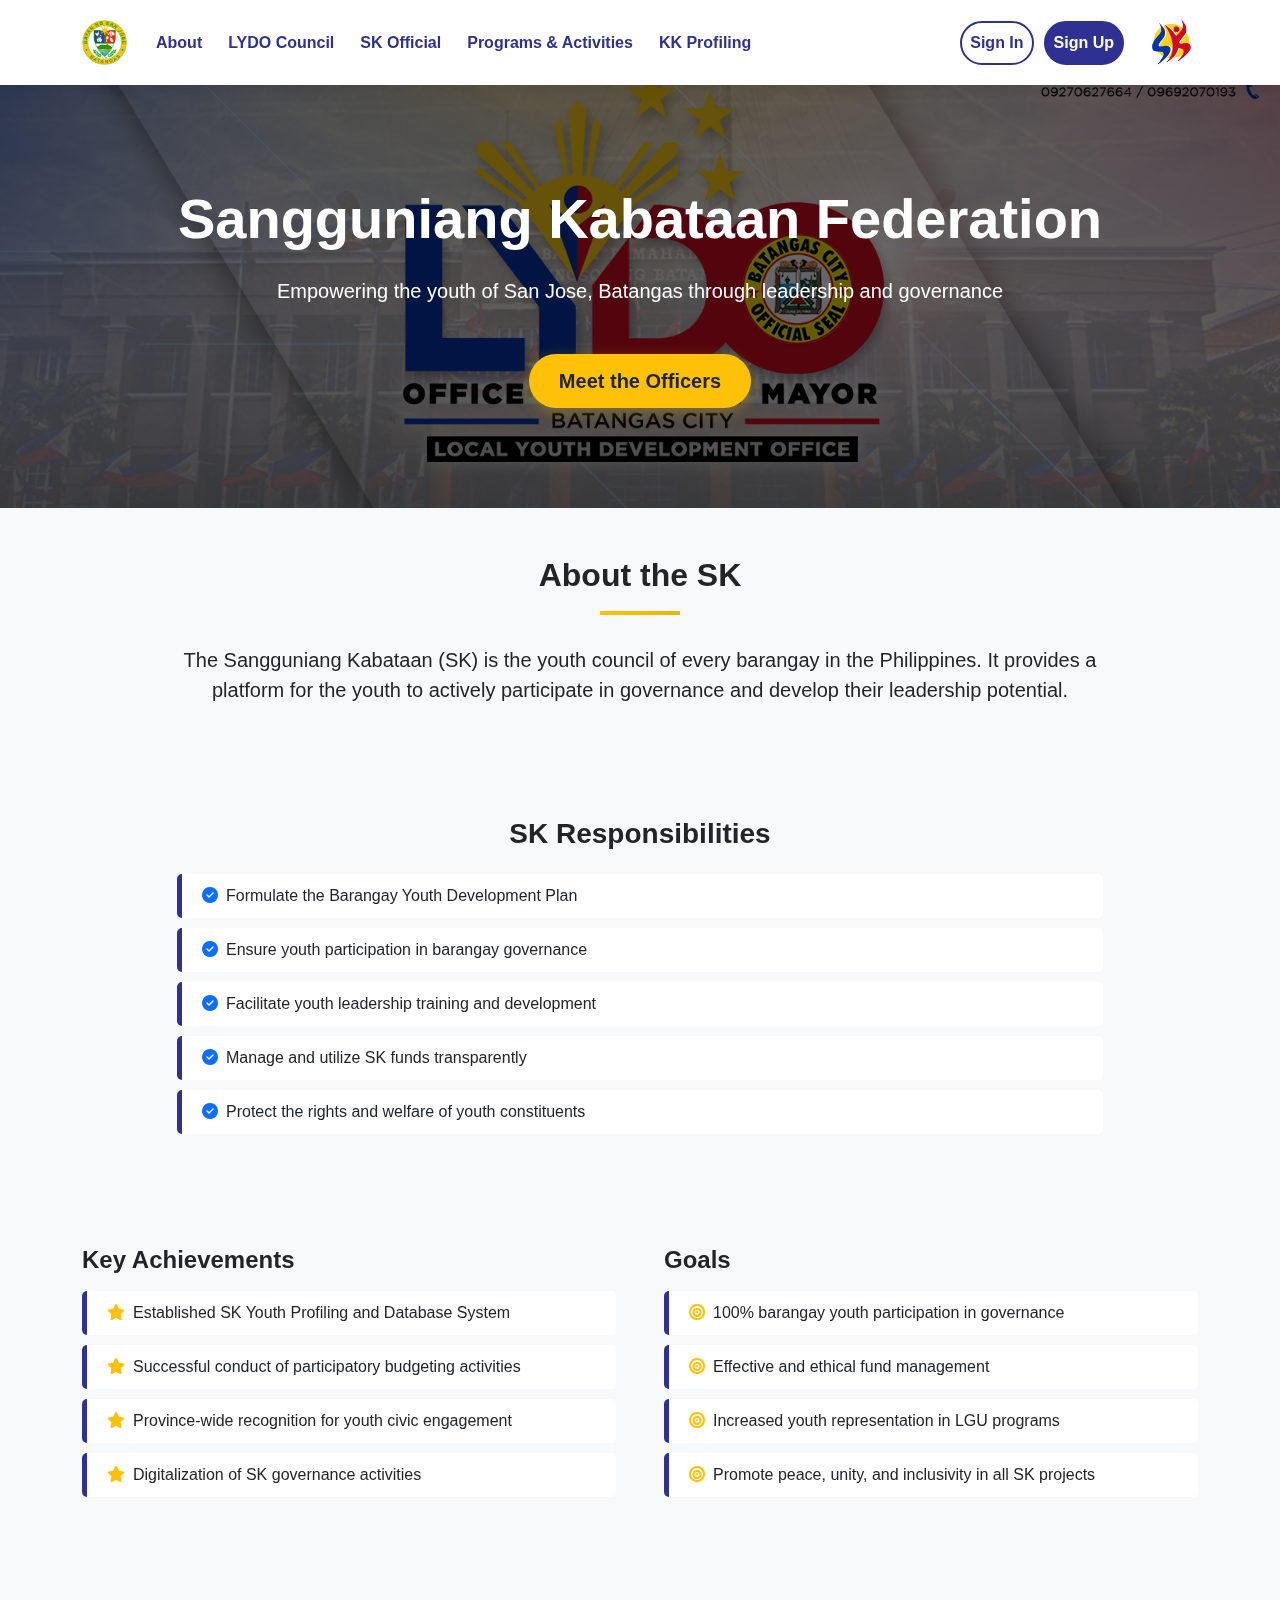
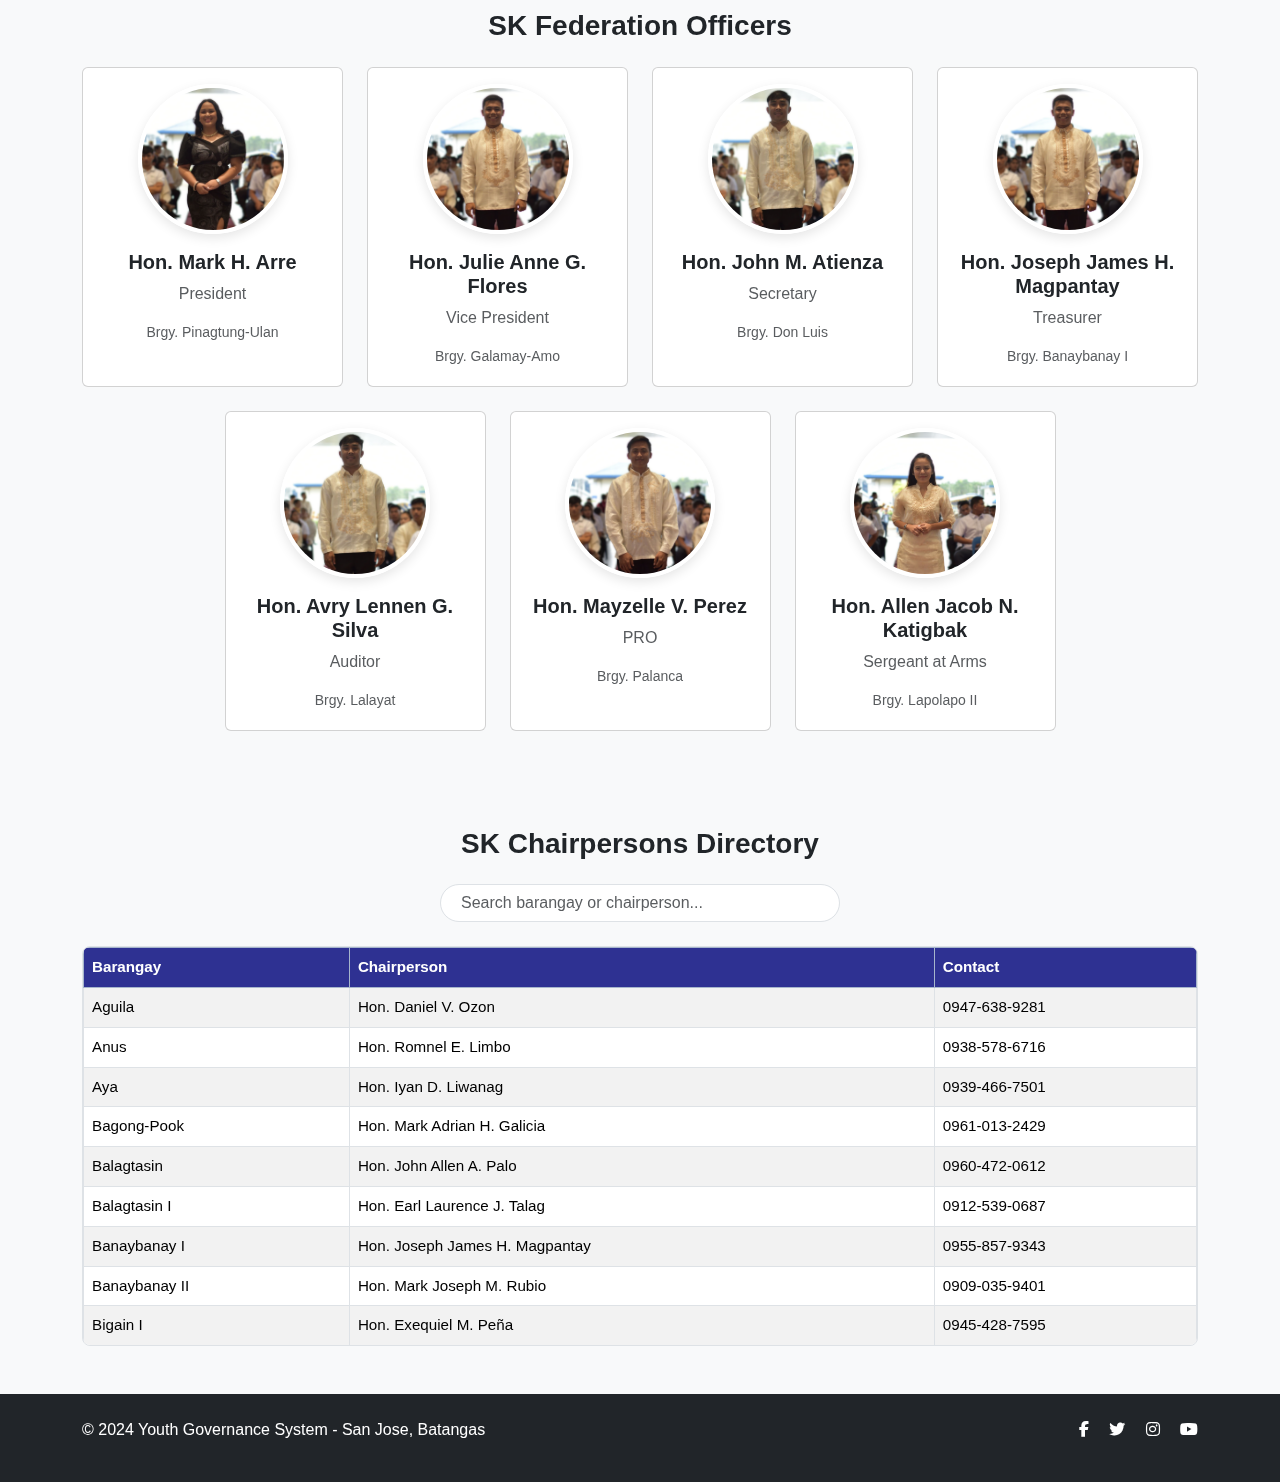
<file: sk-official.html>
<!DOCTYPE html>
<html lang="en">
<head>
  <meta charset="UTF-8" />
  <meta name="viewport" content="width=device-width, initial-scale=1.0" />
  <title>SK Officials - Youth Governance System</title>
  <link rel="stylesheet" href="https://cdnjs.cloudflare.com/ajax/libs/bootstrap/5.3.0/css/bootstrap.min.css" />
  <link rel="stylesheet" href="https://cdnjs.cloudflare.com/ajax/libs/font-awesome/6.4.0/css/all.min.css" />
  <link rel="stylesheet" href="css/sk-official.css" />
</head>
<body>
 <!-- Navigation Bar -->
  <nav
    class="navbar navbar-expand-lg navbar-light sticky-top"
    aria-label="Primary navigation"
  >
    <div class="container">
      <a class="navbar-brand" href="index.html" aria-label="LYDO Home">
        <img src="img/temp-lydo.png" alt="LYDO Logo" />
      </a>
      <button
        class="navbar-toggler"
        type="button"
        data-bs-toggle="collapse"
        data-bs-target="#navbarNav"
        aria-controls="navbarNav"
        aria-expanded="false"
        aria-label="Toggle navigation"
      >
        <span class="navbar-toggler-icon"></span>
      </button>
      <div class="collapse navbar-collapse" id="navbarNav">
        <ul class="navbar-nav me-auto mb-2 mb-lg-0">
          <li class="nav-item"><a class="nav-link" href="about.html">About</a></li>
          <li class="nav-item">
            <a class="nav-link active" aria-current="page" href="lydo-council.html"
              >LYDO Council</a
            >
          </li>
          <li class="nav-item"><a class="nav-link" href="sk-official.html">SK Official</a></li>
          <li class="nav-item"><a class="nav-link" href="programs.html">Programs &amp; Activities</a></li>
          <li class="nav-item"><a class="nav-link" href="kk-profiling.html">KK Profiling</a></li>
        </ul>
        <ul class="navbar-nav align-items-center">
          <li class="nav-item">
            <a class="nav-link auth-btn signin-btn" href="#signup" aria-label="Sign in"
              >Sign In</a
            >
          </li>
          <li class="nav-item">
            <a class="nav-link auth-btn signup-btn" href="#signup" aria-label="Sign up"
              >Sign Up</a
            >
          </li>
          <li class="nav-item ms-3 d-none d-lg-block">
            <a href="#" aria-label="Youth Logo">
              <img src="img/sk.png" alt="Youth Logo" class="sk-logo" />
            </a>
          </li>
        </ul>
      </div>
    </div>
  </nav>

  <!-- Hero Section -->
  <section class="council-hero text-center">
    <div class="container">
      <h1 class="display-4 fw-bold mb-4">Sangguniang Kabataan Federation</h1>
      <p class="lead mb-5">
       Empowering the youth of San Jose, Batangas through leadership and governance
      </p>
      <a href="#federation" class="btn btn-light btn-lg">Meet the Officers</a>
    </div>
  </section>

  <!-- About SK -->
  <section class="py-5">
    <div class="container">
      <div class="row justify-content-center">
        <div class="col-lg-10 text-center">
          <h2 class="fw-bold mb-3">About the SK</h2>
          <div class="section-divider mx-auto"></div>
          <p class="lead">The Sangguniang Kabataan (SK) is the youth council of every barangay in the Philippines. It provides a platform for the youth to actively participate in governance and develop their leadership potential.</p>
        </div>
      </div>
    </div>
  </section>

  <!-- Responsibilities -->
  <section class="bg-light py-5">
    <div class="container">
      <div class="row justify-content-center">
        <div class="col-lg-10">
          <h3 class="fw-bold mb-4 text-center">SK Responsibilities</h3>
          <ul class="custom-list">
            <li><i class="fas fa-check-circle text-primary me-2"></i>Formulate the Barangay Youth Development Plan</li>
            <li><i class="fas fa-check-circle text-primary me-2"></i>Ensure youth participation in barangay governance</li>
            <li><i class="fas fa-check-circle text-primary me-2"></i>Facilitate youth leadership training and development</li>
            <li><i class="fas fa-check-circle text-primary me-2"></i>Manage and utilize SK funds transparently</li>
            <li><i class="fas fa-check-circle text-primary me-2"></i>Protect the rights and welfare of youth constituents</li>
          </ul>
        </div>
      </div>
    </div>
  </section>

  <!-- Achievements and Goals -->
  <section class="py-5">
    <div class="container">
      <div class="row g-5">
        <div class="col-md-6">
          <h4 class="fw-bold mb-3">Key Achievements</h4>
          <ul class="custom-list">
            <li><i class="fas fa-star text-warning me-2"></i>Established SK Youth Profiling and Database System</li>
            <li><i class="fas fa-star text-warning me-2"></i>Successful conduct of participatory budgeting activities</li>
            <li><i class="fas fa-star text-warning me-2"></i>Province-wide recognition for youth civic engagement</li>
            <li><i class="fas fa-star text-warning me-2"></i>Digitalization of SK governance activities</li>
          </ul>
        </div>
        <div class="col-md-6">
          <h4 class="fw-bold mb-3">Goals</h4>
          <ul class="custom-list">
            <li><i class="fas fa-bullseye text-warning me-2"></i>100% barangay youth participation in governance</li>
            <li><i class="fas fa-bullseye text-warning me-2"></i>Effective and ethical fund management</li>
            <li><i class="fas fa-bullseye text-warning me-2"></i>Increased youth representation in LGU programs</li>
            <li><i class="fas fa-bullseye text-warning me-2"></i>Promote peace, unity, and inclusivity in all SK projects</li>
          </ul>
        </div>
      </div>
    </div>
  </section>

 <!-- Federation Officers -->
<section class="py-5 bg-light" id="federation">
  <div class="container">
    <h3 class="fw-bold mb-4 text-center">SK Federation Officers</h3>
    <div class="row g-4 justify-content-center">
      <div class="col-md-4 col-lg-3 d-flex">
        <div class="card text-center p-3 h-100 w-100">
          <img src="img/SK0.png" class="rounded-circle mx-auto mb-3 team-member-img" alt="Hon. Mark H. Arre">
          <h5 class="fw-bold">Hon. Mark H. Arre</h5>
          <p class="text-muted">President</p>
          <small class="text-muted">Brgy. Pinagtung-Ulan</small>
        </div>
      </div>
      <div class="col-md-4 col-lg-3 d-flex">
        <div class="card text-center p-3 h-100 w-100">
          <img src="img/SK1.png" class="rounded-circle mx-auto mb-3 team-member-img" alt="Hon. Julie Anne G. Flores">
          <h5 class="fw-bold">Hon. Julie Anne G. Flores</h5>
          <p class="text-muted">Vice President</p>
          <small class="text-muted">Brgy. Galamay-Amo</small>
        </div>
      </div>
      <div class="col-md-4 col-lg-3 d-flex">
        <div class="card text-center p-3 h-100 w-100">
          <img src="img/SK2.png" class="rounded-circle mx-auto mb-3 team-member-img" alt="Hon. John M. Atienza">
          <h5 class="fw-bold">Hon. John M. Atienza</h5>
          <p class="text-muted">Secretary</p>
          <small class="text-muted">Brgy. Don Luis</small>
        </div>
      </div>
      <div class="col-md-4 col-lg-3 d-flex">
        <div class="card text-center p-3 h-100 w-100">
          <img src="img/SK3.png" class="rounded-circle mx-auto mb-3 team-member-img" alt="Hon. Joseph James H. Magpantay">
          <h5 class="fw-bold">Hon. Joseph James H. Magpantay</h5>
          <p class="text-muted">Treasurer</p>
          <small class="text-muted">Brgy. Banaybanay I</small>
        </div>
      </div>
      <div class="col-md-4 col-lg-3 d-flex">
        <div class="card text-center p-3 h-100 w-100">
          <img src="img/SK4.png" class="rounded-circle mx-auto mb-3 team-member-img" alt="Hon. Avry Lennen G. Silva">
          <h5 class="fw-bold">Hon. Avry Lennen G. Silva</h5>
          <p class="text-muted">Auditor</p>
          <small class="text-muted">Brgy. Lalayat</small>
        </div>
      </div>
      <div class="col-md-4 col-lg-3 d-flex">
        <div class="card text-center p-3 h-100 w-100">
          <img src="img/SK5.png" class="rounded-circle mx-auto mb-3 team-member-img" alt="Hon. Mayzelle V. Perez">
          <h5 class="fw-bold">Hon. Mayzelle V. Perez</h5>
          <p class="text-muted">PRO</p>
          <small class="text-muted">Brgy. Palanca</small>
        </div>
      </div>
      <div class="col-md-4 col-lg-3 d-flex">
        <div class="card text-center p-3 h-100 w-100">
          <img src="img/SK6.png" class="rounded-circle mx-auto mb-3 team-member-img" alt="Hon. Allen Jacob N. Katigbak">
          <h5 class="fw-bold">Hon. Allen Jacob N. Katigbak</h5>
          <p class="text-muted">Sergeant at Arms</p>
          <small class="text-muted">Brgy. Lapolapo II</small>
        </div>
      </div>
    </div>
  </div>
</section>

<!-- Phone Directory -->
<section class="py-5 bg-light" id="sk-directory">
  <div class="container">
    <h3 class="fw-bold mb-4 text-center">SK Chairpersons Directory</h3>

    <!-- Search Filter -->
    <div class="mb-4">
      <input type="text" id="searchInput" class="form-control" placeholder="Search barangay or chairperson...">
    </div>

    <!-- Scrollable Table -->
    <div class="table-responsive table-scroll">
      <table class="table table-bordered table-striped table-hover">
        <thead class="table-primary">
          <tr>
            <th>Barangay</th>
            <th>Chairperson</th>
            <th>Contact</th>
          </tr>
        </thead>
        <tbody id="directoryTable">
          <tr><td>Aguila</td><td>Hon. Daniel V. Ozon</td><td>0947-638-9281</td></tr>
          <tr><td>Anus</td><td>Hon. Romnel E. Limbo</td><td>0938-578-6716</td></tr>
          <tr><td>Aya</td><td>Hon. Iyan D. Liwanag</td><td>0939-466-7501</td></tr>
          <tr><td>Bagong-Pook</td><td>Hon. Mark Adrian H. Galicia</td><td>0961-013-2429</td></tr>
          <tr><td>Balagtasin</td><td>Hon. John Allen A. Palo</td><td>0960-472-0612</td></tr>
          <tr><td>Balagtasin I</td><td>Hon. Earl Laurence J. Talag</td><td>0912-539-0687</td></tr>
          <tr><td>Banaybanay I</td><td>Hon. Joseph James H. Magpantay</td><td>0955-857-9343</td></tr>
          <tr><td>Banaybanay II</td><td>Hon. Mark Joseph M. Rubio</td><td>0909-035-9401</td></tr>
          <tr><td>Bigain I</td><td>Hon. Exequiel M. Peña</td><td>0945-428-7595</td></tr>
          <tr><td>Bigain II</td><td>Hon. Ralph Anthony B. Makalintal</td><td>0915-691-2925</td></tr>
          <tr><td>Bigain South</td><td>Hon. Alyssa Mea T. Marundan</td><td>0960-405-5394</td></tr>
          <tr><td>Calansayan</td><td>Hon. Wyatt Khim Ymata</td><td>0961-890-3156</td></tr>
          <tr><td>Dagatan</td><td>Hon. Ralph Raphael M. Lacsa</td><td>0910-704-1861</td></tr>
          <tr><td>Don Luis</td><td>Hon. John M. Atienza</td><td>0985-383-8141</td></tr>
          <tr><td>Galamay-Amo</td><td>Hon. Julie Anne G. Flores</td><td>0925-479-1761</td></tr>
          <tr><td>Lalayat</td><td>Hon. Avry Lennen G. Silva</td><td>0946-181-7442</td></tr>
          <tr><td>Lapolapo I</td><td>Hon. Adrian L. Manalo</td><td>0926-681-2165</td></tr>
          <tr><td>Lapolapo II</td><td>Hon. Jacob Allen N. Katigbak</td><td>0935-425-5864</td></tr>
          <tr><td>Lepute</td><td>Hon. Julius Allen Ceasar C. Bathan</td><td>0905-234-9907</td></tr>
          <tr><td>Lumil</td><td>Hon. John Marvin A. Virtucio</td><td>0977-442-5767</td></tr>
          <tr><td>Mojon Tampoy</td><td>Hon. Jomer Alfaro</td><td>0906-285-9335</td></tr>
          <tr><td>Natunuan</td><td>Hon. Brylle Kevin H. Samudio</td><td>0947-637-0201</td></tr>
          <tr><td>Palanca</td><td>Hon. Mayzelle V. Perez</td><td>0975-831-4563</td></tr>
          <tr><td>Pinagtung-Ulan</td><td>Hon. Mark H. Arre</td><td>0995-169-8154</td></tr>
          <tr><td>Poblacion I</td><td>Hon. Brian Axel M. Lara</td><td>0977-068-9400</td></tr>
          <tr><td>Poblacion II</td><td>Hon. Irene L. Ilagan</td><td>0967-290-5234</td></tr>
          <tr><td>Poblacion III</td><td>Hon. Carlitos Augusto C. Concepcion</td><td>0966-468-7797</td></tr>
          <tr><td>Poblacion IV</td><td>Hon. Joanna Ellaine Q. Perez</td><td>0945-781-8440</td></tr>
          <tr><td>Sabang</td><td>Hon. Rhey Andrew P. Hidalgo</td><td>0968-322-0088</td></tr>
          <tr><td>Salaban</td><td>Hon. Jonas Angelo B. Morales</td><td>0926-557-5414</td></tr>
          <tr><td>Santo Cristo</td><td>Hon. Joenard D. Hernandez</td><td>0930-881-9774</td></tr>
          <tr><td>Taysan</td><td>Hon. Alyessa H. De Silva</td><td>0910-656-0991</td></tr>
          <tr><td>Tugtug</td><td>Hon. Rex Carl H. Aguila</td><td>0946-958-6403</td></tr>
          </tbody>
      </table>
    </div>
  </div>
</section>

<script>
  const searchInput = document.getElementById('searchInput');
  const tableRows = document.querySelectorAll('#directoryTable tr');

  searchInput.addEventListener('keyup', function () {
    const filter = this.value.toLowerCase();
    tableRows.forEach(row => {
      const text = row.innerText.toLowerCase();
      row.style.display = text.includes(filter) ? '' : 'none';
    });
  });
</script>

  <!-- Footer -->
  <footer class="bg-dark text-white py-4">
    <div class="container">
      <div class="row">
        <div class="col-md-6">
          <p>© 2024 Youth Governance System - San Jose, Batangas</p>
        </div>
        <div class="col-md-6 text-end">
          <a href="#" class="text-white me-3"><i class="fab fa-facebook-f"></i></a>
          <a href="#" class="text-white me-3"><i class="fab fa-twitter"></i></a>
          <a href="#" class="text-white me-3"><i class="fab fa-instagram"></i></a>
          <a href="#" class="text-white"><i class="fab fa-youtube"></i></a>
        </div>
      </div>
    </div>
  </footer>

  <script src="https://cdnjs.cloudflare.com/ajax/libs/bootstrap/5.3.0/js/bootstrap.bundle.min.js"></script>
</body>
</html>
</file>
<file: css/index.css>
:root {
  --primary: #2e3192;
  --secondary: #ffc107;
  --accent: #ff5722;
  --dark: #212529;
  --light: #f8f9fa;
}

body {
  font-family: 'Segoe UI', Tahoma, Geneva, Verdana, sans-serif;
  background-color: var(--light);
  color: var(--dark);
  scroll-behavior: smooth;
}

/* Navbar Styling */
.navbar {
  background-color: rgba(255, 255, 255, 0.95);
  box-shadow: 0 2px 15px rgba(0, 0, 0, 0.1);
  padding: 15px 0;
  backdrop-filter: saturate(180%) blur(10px);
  transition: background-color 0.3s ease;
  z-index: 1030;
  position: sticky;
  top: 0;
}

.navbar-brand img,
.nav-logo-right img {
  height: 45px;
  transition: transform 0.3s ease;
}

.nav-logo-left img {
  height: 45px;
}

.navbar-brand img:hover,
.nav-logo-right img:hover {
  transform: scale(1.05);
}

.nav-link {
  color: var(--primary) !important;
  font-weight: 600;
  margin: 0 5px;
  position: relative;
  transition: color 0.3s ease;
}

.nav-link:after {
  content: '';
  position: absolute;
  width: 0;
  height: 2px;
  bottom: 0;
  left: 0;
  background-color: var(--secondary);
  transition: width 0.3s ease;
}

.nav-link:hover {
  color: var(--accent) !important;
}

.nav-link:hover:after {
  width: 100%;
}

/* Auth Buttons */
.auth-btn {
  border-radius: 50px;
  padding: 8px 20px;
  font-weight: 600;
  transition: all 0.3s ease;
  cursor: pointer;
}

.signin-btn {
  color: var(--primary) !important;
  border: 2px solid var(--primary);
}

.signin-btn:hover {
  background-color: var(--primary);
  color: white !important;
}

.signup-btn {
  background-color: var(--primary);
  color: white !important;
  border: 2px solid var(--primary);
}

.signup-btn:hover {
  background-color: transparent;
  color: var(--primary) !important;
}

.signin-btn:hover::after,
.signup-btn:hover::after {
  width: 0 !important;
}


.sk-logo {
  width: 53px;
  height: 53px;
  object-fit: contain;
  margin: 0 auto;
  display: block;
}




/* Hero */
.council-hero {
  background: linear-gradient(
      rgba(0, 0, 0, 0.6),
      rgba(0, 0, 0, 0.6)
    ),
    url('../img/lydo.png');
  background-size: cover;
  background-position: center;
  color: white;
  padding: 100px 0;
  text-align: center;
  position: relative;
}

/* Fade-in animations */
@keyframes fadeInUp {
  from {
    opacity: 0;
    transform: translateY(20px);
  }
  to {
    opacity: 1;
    transform: translateY(0);
  }
}

.council-hero h1,
.council-hero p,
.council-hero .btn {
  animation: fadeInUp 1s ease forwards;
}

.council-hero .btn {
  animation-delay: 0.3s;
}

/* Hero button - yellow with subtle shadow */
.council-hero .btn-light {
  background-color: var(--secondary);
  color: #212529;
  font-weight: 700;
  padding: 12px 30px;
  border-radius: 50px;
  box-shadow: 0 4px 15px rgba(255, 193, 7, 0.3);
  border: none;
  transition: all 0.3s ease;
}
.council-hero .btn-light:hover {
  background-color: #e6b800;
  box-shadow: 0 6px 25px rgba(255, 193, 7, 0.6);
  color: #212529;
}

@keyframes bounce {
  0%,
  100% {
    transform: translateY(0);
  }
  50% {
    transform: translateY(10px);
  }
}

/* Fade-in animations */
@keyframes fadeInUp {
  from {
    opacity: 0;
    transform: translateY(20px);
  }
  to {
    opacity: 1;
    transform: translateY(0);
  }
}

.council-hero h1,
.council-hero p,
.council-hero .btn {
  animation: fadeInUp 1s ease forwards;
}

.council-hero .btn {
  animation-delay: 0.3s;
}

/* Hero button - yellow with subtle shadow */
.council-hero .btn-light {
  background-color: var(--secondary);
  color: #212529;
  font-weight: 700;
  padding: 12px 30px;
  border-radius: 50px;
  box-shadow: 0 4px 15px rgba(255, 193, 7, 0.3);
  border: none;
  transition: all 0.3s ease;
}
.council-hero .btn-light:hover {
  background-color: #e6b800;
  box-shadow: 0 6px 25px rgba(255, 193, 7, 0.6);
  color: #212529;
}

@keyframes bounce {
  0%,
  100% {
    transform: translateY(0);
  }
  50% {
    transform: translateY(10px);
  }
}

/* Mission & Vision Section */
.section-divider {
  width: 80px;
  height: 4px;
  background-color: var(--secondary);
  margin-bottom: 30px;
}

.icon-circle {
  background-color: rgba(46, 49, 146, 0.1);
  width: 60px;
  height: 60px;
  border-radius: 50%;
  display: flex;
  align-items: center;
  justify-content: center;
  margin-right: 20px;
  flex-shrink: 0;
}

.mission-vision-card {
  border: 0;
  box-shadow: 0 5px 20px rgba(0, 0, 0, 0.05);
  height: 100%;
  transition: transform 0.3s ease;
}

.mission-vision-card:hover {
  transform: translateY(-5px);
}

.check-icon {
  color: var(--primary);
}

.arrow-icon {
  color: var(--secondary);
}

.vision-goals {
  background-color: rgba(46, 49, 146, 0.05);
  border-radius: 8px;
  padding: 1.5rem;
}

/* Features Section */
.features-section {
  padding: 80px 0;
  background-color: white;
}

.feature-card {
  padding: 30px;
  text-align: center;
  background: white;
  border-radius: 10px;
  box-shadow: 0 10px 30px rgba(0, 0, 0, 0.05);
  transition: all 0.3s ease;
  height: 100%;
  border-bottom: 3px solid transparent;
}

.feature-card:hover {
  transform: translateY(-10px) scale(1.05);
  box-shadow: 0 15px 40px rgba(0, 0, 0, 0.1);
  border-bottom: 3px solid var(--secondary);
}

.feature-card:hover .feature-icon {
  background-color: var(--secondary);
  color: var(--dark);
  transition: background-color 0.3s ease, color 0.3s ease;
}

.feature-icon {
  font-size: 2.5rem;
  color: var(--primary);
  margin-bottom: 20px;
  background-color: rgba(46, 49, 146, 0.1);
  width: 80px;
  height: 80px;
  line-height: 80px;
  border-radius: 50%;
  display: inline-block;
}

/* CTA Section */
.text-center.bg-primary {
  background-color: var(--primary) !important;
  color: white !important;
  padding: 4rem 0;
}

.text-center.bg-primary h2 {
  font-weight: 700;
}

.text-center.bg-primary .btn-light {
  border-radius: 50px;
  padding: 12px 40px;
  font-weight: 700;
  font-size: 1.25rem;
  transition: background-color 0.3s ease, color 0.3s ease;
}

.text-center.bg-primary .btn-light:hover {
  background-color: var(--secondary);
  color: var(--dark);
}

/* Responsive Tweaks */
@media (max-width: 992px) {
  .navbar {
    padding: 10px 0;
  }

  .nav-link {
    text-align: center;
    margin: 5px 0;
  }

  .auth-btn {
    display: block;
    margin: 10px auto;
    width: 200px;
    text-align:center;
  }

  .hero-section {
    padding: 100px 20px;
  }

  .hero-section h1 {
    font-size: 2.5rem;
  }
}
</file>
<file: css/about.css>
:root {
  --primary: #2e3192;          /* blue */
  --secondary: #ffc107;        /* warm yellow */
  --light-bg: #f8f9fa;
}

/* Navbar Styling */
.navbar {
  background-color: rgba(255, 255, 255, 0.95);
  box-shadow: 0 2px 15px rgba(0, 0, 0, 0.1);
  padding: 15px 0;
  backdrop-filter: saturate(180%) blur(10px);
  transition: background-color 0.3s ease;
  z-index: 1030;
  position: sticky;
  top: 0;
}

.navbar-brand img,
.nav-logo-right img {
  height: 45px;
  transition: transform 0.3s ease;
}

.nav-logo-left img {
  height: 45px;
}

.navbar-brand img:hover,
.nav-logo-right img:hover {
  transform: scale(1.05);
}

.nav-link {
  color: var(--primary) !important;
  font-weight: 600;
  margin: 0 5px;
  position: relative;
  transition: color 0.3s ease;
}

.nav-link:after {
  content: '';
  position: absolute;
  width: 0;
  height: 2px;
  bottom: 0;
  left: 0;
  background-color: var(--secondary);
  transition: width 0.3s ease;
}

.nav-link:hover {
  color: var(--accent) !important;
}

.nav-link:hover:after {
  width: 100%;
}

/* Auth Buttons */
.auth-btn {
  border-radius: 50px;
  padding: 8px 20px;
  font-weight: 600;
  transition: all 0.3s ease;
  cursor: pointer;
}

.signin-btn {
  color: var(--primary) !important;
  border: 2px solid var(--primary);
}

.signin-btn:hover {
  background-color: var(--primary);
  color: white !important;
}

.signup-btn {
  background-color: var(--primary);
  color: white !important;
  border: 2px solid var(--primary);
}

.signup-btn:hover {
  background-color: transparent;
  color: var(--primary) !important;
}

.signin-btn:hover::after,
.signup-btn:hover::after {
  width: 0 !important;
}


.sk-logo {
  width: 53px;
  height: 53px;
  object-fit: contain;
  margin: 0 auto;
  display: block;
}

/* Hero */
.about-hero {
  background: linear-gradient(
      rgba(0, 0, 0, 0.6),
      rgba(0, 0, 0, 0.6)
    ),
    url('../img/lydo.png');
  background-size: cover;
  background-position: center;
  color: white;
  padding: 100px 0;
  text-align: center;
  position: relative;
}

/* Fade-in animations */
@keyframes fadeInUp {
  from {
    opacity: 0;
    transform: translateY(20px);
  }
  to {
    opacity: 1;
    transform: translateY(0);
  }
}

.about-hero h1,
.about-hero p,
.about-hero .btn {
  animation: fadeInUp 1s ease forwards;
}

.about-hero .btn {
  animation-delay: 0.3s;
}

/* Hero button - yellow with subtle shadow */
.about-hero .btn-light {
  background-color: var(--secondary);
  color: #212529;
  font-weight: 700;
  padding: 12px 30px;
  border-radius: 50px;
  box-shadow: 0 4px 15px rgba(255, 193, 7, 0.3);
  border: none;
  transition: all 0.3s ease;
}
.about-hero .btn-light:hover {
  background-color: #e6b800;
  box-shadow: 0 6px 25px rgba(255, 193, 7, 0.6);
  color: #212529;
}

@keyframes bounce {
  0%,
  100% {
    transform: translateY(0);
  }
  50% {
    transform: translateY(10px);
  }
}

/* Custom List Styling */
#learn-more ul.custom-list {
  max-width: 600px;
  margin: 0 auto;
  padding-left: 0;
  list-style: none;
}

#learn-more ul.custom-list li {
  position: relative;
  padding-left: 35px;
  background: #e9ecef;
  margin-bottom: 10px;
  padding: 12px 20px;
  border-radius: 8px;
  transition: background-color 0.3s ease;
  cursor: default;
}

#learn-more ul.custom-list li::before {
  content: ""; /* FontAwesome check-circle */
  font-family: "Font Awesome 5 Free";
  font-weight: 900;
  position: absolute;
  left: 12px;
  top: 50%;
  transform: translateY(-50%);
  color: var(--secondary);
  font-size: 1.1rem;
}

#learn-more ul.custom-list li:hover {
  background: var(--secondary);
  color: #212529;
}

.team-member-img {
  width: 150px;       /* fixed width */
  height: 150px;      /* fixed height */
  object-fit: cover;  /* ensures image covers the box without distortion */
  border-radius: 50%; /* makes it circular */
  border: 4px solid var(--primary); /* optional colored border */
  box-shadow: 0 4px 12px rgba(0,0,0,0.1); /* subtle shadow for depth */
  transition: transform 0.3s ease, box-shadow 0.3s ease;
}

/* Hover effect */
.team-member-img:hover {
  transform: scale(1.05);
  box-shadow: 0 8px 20px rgba(0,0,0,0.2);
  cursor: pointer;
}


/* Timeline */
.timeline {
  position: relative;
  max-width: 1200px;
  margin: 0 auto;
}

.timeline::after {
  content: '';
  position: absolute;
  width: 6px;
  background-color: var(--secondary);
  top: 0;
  bottom: 0;
  left: 50%;
  margin-left: -3px;
}

.timeline-container {
  padding: 10px 40px;
  position: relative;
  background-color: inherit;
  width: 50%;
}

.timeline-container::after {
  content: '';
  position: absolute;
  width: 25px;
  height: 25px;
  right: -12px;
  background-color: white;
  border: 4px solid var(--secondary);
  top: 15px;
  border-radius: 50%;
  z-index: 1;
  box-shadow: 0 3px 8px rgba(255, 193, 7, 0.6);
}

.left {
  left: 0;
}

.right {
  left: 50%;
}

.left::before {
  content: ' ';
  height: 0;
  position: absolute;
  top: 22px;
  width: 0;
  z-index: 1;
  right: 30px;
  border: medium solid var(--light-bg);
  border-width: 10px 0 10px 10px;
  border-color: transparent transparent transparent var(--light-bg);
}

.right::before {
  content: ' ';
  height: 0;
  position: absolute;
  top: 22px;
  width: 0;
  z-index: 1;
  left: 30px;
  border: medium solid var(--light-bg);
  border-width: 10px 10px 10px 0;
  border-color: transparent var(--light-bg) transparent transparent;
}

.right::after {
  left: -13px;
}

.timeline-content {
  padding: 20px 30px;
  background-color: var(--light-bg);
  position: relative;
  border-radius: 6px;
  box-shadow: 0 4px 12px rgba(0, 0, 0, 0.05);
}

/* Responsive timeline */
@media screen and (max-width: 600px) {
  .timeline::after {
    left: 31px;
  }

  .timeline-container {
    width: 100%;
    padding-left: 70px;
    padding-right: 25px;
  }

  .timeline-container::before {
    left: 60px;
    border: medium solid var(--light-bg);
    border-width: 10px 10px 10px 0;
    border-color: transparent var(--light-bg) transparent transparent;
  }

  .left::after,
  .right::after {
    left: 18px;
  }

  .right {
    left: 0%;
  }
}

/* Contact Icons - yellow color */
.py-5.bg-light i.fa-map-marker-alt,
.py-5.bg-light i.fa-phone,
.py-5.bg-light i.fa-envelope {
  color: var(--secondary);
  transition: color 0.3s ease;
}
.py-5.bg-light i.fa-map-marker-alt:hover,
.py-5.bg-light i.fa-phone:hover,
.py-5.bg-light i.fa-envelope:hover {
  color: #e6b800;
}

/* Footer social icons */
footer .social-icons a {
  color: var(--secondary);
  transition: color 0.3s ease;
}
footer .social-icons a:hover {
  color: #e6b800;
}
</file>
<file: css/kk-profiling-survey-1.css>
/* Variables */
:root {
  --primary: #2e3192;
  --secondary: #ffc107;
  --accent: #ff5722;
  --dark: #212529;
  --light: #f8f9fa;
  --input-border-radius: 8px;
}

body {
  background-color: var(--light);
  font-family: 'Segoe UI', Tahoma, Geneva, Verdana, sans-serif;
  color: var(--dark);
  scroll-behavior: smooth;
  margin: 0;
  padding-bottom: 3rem;
}

/* Navbar Styling */
.navbar {
  background-color: rgba(255, 255, 255, 0.95);
  box-shadow: 0 2px 15px rgba(0, 0, 0, 0.1);
  padding: 15px 0;
  backdrop-filter: saturate(180%) blur(10px);
  transition: background-color 0.3s ease;
  z-index: 1030;
  position: sticky;
  top: 0;
}

.navbar-brand img,
.nav-logo-right img {
  height: 45px;
  transition: transform 0.3s ease;
}

.nav-logo-left img {
  height: 45px;
}

.navbar-brand img:hover,
.nav-logo-right img:hover {
  transform: scale(1.05);
}

.nav-link {
  color: var(--primary) !important;
  font-weight: 600;
  margin: 0 5px;
  position: relative;
  transition: color 0.3s ease;
}

.nav-link:after {
  content: '';
  position: absolute;
  width: 0;
  height: 2px;
  bottom: 0;
  left: 0;
  background-color: var(--secondary);
  transition: width 0.3s ease;
}

.nav-link:hover {
  color: var(--accent) !important;
}

.nav-link:hover:after {
  width: 100%;
}

/* Auth Buttons */
.auth-btn {
  border-radius: 50px;
  padding: 8px 20px;
  font-weight: 600;
  transition: all 0.3s ease;
  cursor: pointer;
}

.signin-btn {
  color: var(--primary) !important;
  border: 2px solid var(--primary);
}

.signin-btn:hover {
  background-color: var(--primary);
  color: white !important;
}

.signup-btn {
  background-color: var(--primary);
  color: white !important;
  border: 2px solid var(--primary);
}

.signup-btn:hover {
  background-color: transparent;
  color: var(--primary) !important;
}

.signin-btn:hover::after,
.signup-btn:hover::after {
  width: 0 !important;
}


.sk-logo {
  width: 53px;
  height: 53px;
  object-fit: contain;
  margin: 0 auto;
  display: block;
}


/* Auth Buttons */
.auth-btn {
  border-radius: 50px;
  padding: 8px 20px;
  font-weight: 600;
  transition: all 0.3s ease;
  cursor: pointer;
}

.signin-btn {
  color: var(--primary) !important;
  border: 2px solid var(--primary);
}

.signin-btn:hover {
  background-color: var(--primary);
  color: white !important;
}

.signup-btn {
  background-color: var(--primary);
  color: white !important;
  border: 2px solid var(--primary);
}

.signup-btn:hover {
  background-color: transparent;
  color: var(--primary) !important;
}

.signin-btn:hover::after,
.signup-btn:hover::after {
  width: 0 !important;
}


/* Form container */
.container-form {
  max-width: 850px;
  margin: 3rem auto 4rem;
  padding: 2.5rem 3.5rem;
  background-color: white;
  border-radius: 16px;
  box-shadow: 0 10px 30px rgba(46, 49, 146, 0.12);
  box-sizing: border-box;
  transition: box-shadow 0.3s ease;
}

.container-form:hover {
  box-shadow: 0 15px 45px rgba(46, 49, 146, 0.18);
}

/* Form Title */
.form-title {
  font-size: 2.4rem;
  font-weight: 700;
  color: var(--primary);
  margin-bottom: 2.5rem;
  text-align: center;
  letter-spacing: 0.05em;
}

/* Section Headings */
.section-heading {
  font-size: 1.85rem;
  font-weight: 700;
  color: var(--primary);
  margin-bottom: 1.75rem;
  border-bottom: 3px solid var(--secondary);
  padding-bottom: 10px;
  letter-spacing: 0.03em;
}

/* Name row (first, middle, last, suffix) layout */
.name-row {
  display: flex;
  gap: 1.25rem;
  flex-wrap: wrap;
  margin-bottom: 1.75rem;
}

.name-row > div {
  flex: 1 1 220px;
  min-width: 180px;
}

/* Form label */
.form-label {
  font-weight: 600;
  color: var(--dark);
  display: block;
  margin-bottom: 0.6rem;
  letter-spacing: 0.01em;
}

/* Inputs, selects, and textareas */
input[type="text"],
input[type="email"],
input[type="date"],
input[type="number"],
select,
textarea {
  width: 100%;
  padding: 12px 18px;
  border: 2.5px solid #ddd;
  border-radius: var(--input-border-radius);
  font-size: 1.05rem;
  transition: border-color 0.3s ease, box-shadow 0.3s ease;
  box-sizing: border-box;
  font-weight: 500;
  color: var(--dark);
  background-color: #fff;
  letter-spacing: 0.01em;
}

input[type="text"]:focus,
input[type="email"]:focus,
input[type="date"]:focus,
input[type="number"]:focus,
select:focus,
textarea:focus {
  outline: none;
  border-color: var(--primary);
  box-shadow: 0 0 8px var(--primary);
}

/* Validation feedback */
.invalid-feedback {
  display: none;
  color: #dc3545;
  font-size: 0.9rem;
  margin-top: 0.3rem;
  font-weight: 600;
}

/* Show invalid feedback when input is invalid */
input:invalid ~ .invalid-feedback,
select:invalid ~ .invalid-feedback,
textarea:invalid ~ .invalid-feedback {
  display: block;
}

/* Radio and Checkbox groups */
.form-check-inline {
  margin-right: 1.75rem;
}

.form-check-input {
  cursor: pointer;
  transform: scale(1.25);
  margin-right: 8px;
  vertical-align: middle;
}

.form-check-label {
  cursor: pointer;
  user-select: none;
  font-weight: 600;
  letter-spacing: 0.01em;
}

/* Row layout for date and age */
.row.g-3 {
  margin-bottom: 1.75rem;
}

/* Submit button */
button[type="submit"] {
  background-color: var(--primary);
  color: white;
  font-weight: 700;
  padding: 16px 35px;
  border: none;
  border-radius: 50px;
  cursor: pointer;
  font-size: 1.2rem;
  transition: background-color 0.3s ease, box-shadow 0.3s ease;
  display: block;
  margin: 2.5rem auto 0;
  max-width: 320px;
  width: 100%;
  box-shadow: 0 7px 25px rgba(46, 49, 146, 0.25);
}

button[type="submit"]:hover {
  background-color: var(--accent);
  box-shadow: 0 10px 30px rgba(255, 87, 34, 0.5);
}

/* Responsive */
@media (max-width: 768px) {
  .name-row {
    flex-direction: column;
  }
}

/* Footer */
footer {
  background-color: #212529;
  color: white;
}

.social-icons a {
  color: white;
  margin-right: 10px;
  font-size: 1.2rem;
  transition: color 0.3s;
}

.social-icons a:hover {
  color: var(--secondary);
}
</file>
<file: css/kk-profiling.css>
/* Variables */
:root {
  --primary: #2e3192;
  --secondary: #ffc107;
  --accent: #ff5722;
  --dark: #212529;
  --light: #f8f9fa;
}

body {
  background-color: var(--light);
  font-family: 'Segoe UI', Tahoma, Geneva, Verdana, sans-serif;
  color: var(--dark);
  scroll-behavior: smooth;
  margin: 0;
  padding: 0;
}

/* Navbar Styling */
.navbar {
  background-color: rgba(255, 255, 255, 0.95);
  box-shadow: 0 2px 15px rgba(0, 0, 0, 0.1);
  padding: 15px 0;
  backdrop-filter: saturate(180%) blur(10px);
  transition: background-color 0.3s ease;
  z-index: 1030;
  position: sticky;
  top: 0;
}

.navbar-brand img,
.nav-logo-right img {
  height: 45px;
  transition: transform 0.3s ease;
}

.nav-logo-left img {
  height: 45px;
}

.navbar-brand img:hover,
.nav-logo-right img:hover {
  transform: scale(1.05);
}

.nav-link {
  color: var(--primary) !important;
  font-weight: 600;
  margin: 0 5px;
  position: relative;
  transition: color 0.3s ease;
}

.nav-link:after {
  content: '';
  position: absolute;
  width: 0;
  height: 2px;
  bottom: 0;
  left: 0;
  background-color: var(--secondary);
  transition: width 0.3s ease;
}

.nav-link:hover {
  color: var(--accent) !important;
}

.nav-link:hover:after {
  width: 100%;
}

/* Auth Buttons */
.auth-btn {
  border-radius: 50px;
  padding: 8px 20px;
  font-weight: 600;
  transition: all 0.3s ease;
  cursor: pointer;
}

.signin-btn {
  color: var(--primary) !important;
  border: 2px solid var(--primary);
}

.signin-btn:hover {
  background-color: var(--primary);
  color: white !important;
}

.signup-btn {
  background-color: var(--primary);
  color: white !important;
  border: 2px solid var(--primary);
}

.signup-btn:hover {
  background-color: transparent;
  color: var(--primary) !important;
}

.signin-btn:hover::after,
.signup-btn:hover::after {
  width: 0 !important;
}


.sk-logo {
  width: 53px;
  height: 53px;
  object-fit: contain;
  margin: 0 auto;
  display: block;
}

/* KK Profiling Container */
.kk-container {
  max-width: 520px;
  margin: 3rem auto 4rem;
  padding: 2rem 2.5rem;
  background: white;
  border-radius: 16px;
  box-shadow: 0 15px 35px rgba(46, 49, 146, 0.1);
  border: 2px solid var(--secondary);
  display: flex;
  flex-direction: column;
  gap: 1.5rem;
}

/* Title & Subtitle */
.kk-title {
  font-size: 2rem;
  font-weight: 700;
  margin-bottom: 0.5rem;
  color: var(--primary);
  text-align: center;
}

.kk-subtitle {
  font-size: 1.1rem;
  margin-bottom: 2rem;
  font-weight: 600;
  color: var(--secondary);
  text-align: center;
}

/* Privacy Box */
.kk-privacy-box {
  background-color: #fff;
  border: 2px solid var(--secondary);
  padding: 25px 30px;
  border-radius: 12px;
  max-height: 280px;
  overflow-y: auto;
  box-shadow: 0 6px 18px rgba(46, 49, 146, 0.1);
  line-height: 1.6;
  font-size: 1rem;
  color: #333;
  outline: none;
}

.kk-privacy-box ul {
  margin: 10px 0;
  padding-left: 20px;
  list-style-type: disc;
}

/* Consent Form */
.kk-consent-form {
  max-width: 100%;
  margin: 0 auto;
  display: flex;
  flex-direction: column;
  align-items: center;
  gap: 1rem;
}

#agreeCheckbox {
  transform: scale(1.2);
  margin-right: 12px;
  cursor: pointer;
}

#agreeCheckbox:focus {
  outline-offset: 3px;
  outline: 2px solid var(--accent);
}

#proceedBtn {
  width: 100%;
  max-width: 350px;
  padding: 16px 0;
  font-size: 1.3rem;
  font-weight: 700;
  border-radius: 50px;
  box-shadow: 0 10px 30px rgba(46, 49, 146, 0.15);
  border: none;
  transition: background-color 0.3s ease, color 0.3s ease, box-shadow 0.3s ease;
  cursor: pointer;
}

#proceedBtn:disabled {
  background-color: #cccccc !important;
  cursor: not-allowed;
  color: #666666 !important;
  border-color: #cccccc !important;
  box-shadow: none;
}

#proceedBtn:not(:disabled):hover {
  background-color: rgb(255, 208, 0);
  color: white;
  box-shadow: 0 12px 40px rgba(249, 199, 1, 0.766);
}

#consentHelp {
  margin-top: 8px;
  font-size: 0.875rem;
  color: #555;
  text-align: center;
}

/* Footer */
footer {
  background-color: #212529;
  color: white;
}

.social-icons a {
  color: white;
  margin-right: 10px;
  font-size: 1.2rem;
  transition: color 0.3s;
}

.social-icons a:hover {
  color: var(--secondary);
}
</file>
<file: css/lydo-council.css>
:root {
  --primary: #2e3192; /* blue */
  --secondary: #ffc107; /* yellow */
  --light-bg: #f8f9fa;
}

/* Navbar Styling */
.navbar {
  background-color: rgba(255, 255, 255, 0.95);
  box-shadow: 0 2px 15px rgba(0, 0, 0, 0.1);
  padding: 15px 0;
  backdrop-filter: saturate(180%) blur(10px);
  transition: background-color 0.3s ease;
  z-index: 1030;
  position: sticky;
  top: 0;
}

.navbar-brand img,
.nav-logo-right img {
  height: 45px;
  transition: transform 0.3s ease;
}

.nav-logo-left img {
  height: 45px;
}

.navbar-brand img:hover,
.nav-logo-right img:hover {
  transform: scale(1.05);
}

.nav-link {
  color: var(--primary) !important;
  font-weight: 600;
  margin: 0 5px;
  position: relative;
  transition: color 0.3s ease;
}

.nav-link:after {
  content: '';
  position: absolute;
  width: 0;
  height: 2px;
  bottom: 0;
  left: 0;
  background-color: var(--secondary);
  transition: width 0.3s ease;
}

.nav-link:hover {
  color: var(--accent) !important;
}

.nav-link:hover:after {
  width: 100%;
}

/* Auth Buttons */
.auth-btn {
  border-radius: 50px;
  padding: 8px 20px;
  font-weight: 600;
  transition: all 0.3s ease;
  cursor: pointer;
}

.signin-btn {
  color: var(--primary) !important;
  border: 2px solid var(--primary);
}

.signin-btn:hover {
  background-color: var(--primary);
  color: white !important;
}

.signup-btn {
  background-color: var(--primary);
  color: white !important;
  border: 2px solid var(--primary);
}

.signup-btn:hover {
  background-color: transparent;
  color: var(--primary) !important;
}

.signin-btn:hover::after,
.signup-btn:hover::after {
  width: 0 !important;
}


.sk-logo {
  width: 53px;
  height: 53px;
  object-fit: contain;
  margin: 0 auto;
  display: block;
}


/* Hero */
.council-hero {
  background: linear-gradient(
      rgba(0, 0, 0, 0.6),
      rgba(0, 0, 0, 0.6)
    ),
    url('../img/lydo.png');
  background-size: cover;
  background-position: center;
  color: white;
  padding: 100px 0;
  text-align: center;
  position: relative;
}

/* Fade-in animations */
@keyframes fadeInUp {
  from {
    opacity: 0;
    transform: translateY(20px);
  }
  to {
    opacity: 1;
    transform: translateY(0);
  }
}

.council-hero h1,
.council-hero p,
.council-hero .btn {
  animation: fadeInUp 1s ease forwards;
}

.council-hero .btn {
  animation-delay: 0.3s;
}

/* Hero button - yellow with subtle shadow */
.council-hero .btn-light {
  background-color: var(--secondary);
  color: #212529;
  font-weight: 700;
  padding: 12px 30px;
  border-radius: 50px;
  box-shadow: 0 4px 15px rgba(255, 193, 7, 0.3);
  border: none;
  transition: all 0.3s ease;
}
.council-hero .btn-light:hover {
  background-color: #e6b800;
  box-shadow: 0 6px 25px rgba(255, 193, 7, 0.6);
  color: #212529;
}

@keyframes bounce {
  0%,
  100% {
    transform: translateY(0);
  }
  50% {
    transform: translateY(10px);
  }
}

/* Section Divider */
.section-divider {
  height: 4px;
  width: 60px;
  background: linear-gradient(90deg, var(--secondary), #e6b800);
  margin-bottom: 30px;
}

/* Council Section padding fix */
.council-section {
  padding-top: 60px; /* space above to prevent overlap */
  padding-bottom: 80px;
  background-color: var(--light-bg);
}

/* Member cards */
.member-card {
  border-radius: 12px;
  background-color: white;
  transition: transform 0.3s ease, box-shadow 0.3s ease;
  cursor: default;
  box-shadow: 0 6px 18px rgba(0, 0, 0, 0.07);
}

.member-card:hover {
  transform: translateY(-6px);
  box-shadow: 0 16px 40px rgba(46, 49, 146, 0.15);
}

/* Member photo container */
.member-photo {
  display: flex;
  justify-content: center;
  align-items: center;
  margin-bottom: 15px;
}

/* Icon colors */
.member-photo i {
  transition: color 0.3s ease;
}

.member-card:hover .member-photo i {
  color: var(--primary);
}

/* Member text */
.member-card h4,
.member-card h5 {
  color: var(--primary);
  margin-bottom: 0.3rem;
}

.member-card p {
  color: #666;
  font-style: italic;
  margin-bottom: 0;
}

/* Council achievements icons */
.achievement-icon {
  color: var(--secondary);
  margin-right: 10px;
}

/* Cards inside organizational structure */
.card {
  border-radius: 12px;
  box-shadow: 0 6px 18px rgba(0,0,0,0.05);
  transition: box-shadow 0.3s ease;
}

.card:hover {
  box-shadow: 0 16px 40px rgba(46, 49, 146, 0.15);
}

/* Organizational chart */
.org-chart {
  max-width: 100%;
  margin: 0 auto;
  border-radius: 12px;
  box-shadow: 0 8px 25px rgba(0,0,0,0.1);
}

/* Responsive */
@media (max-width: 768px) {
  .member-card {
    margin-bottom: 30px;
  }
}

/* Footer */
footer {
  background-color: #212529;
  color: white;
}

.social-icons a {
  color: white;
  margin-right: 10px;
  font-size: 1.2rem;
  transition: color 0.3s;
}
</file>
<file: css/programs.css>
:root {
  --primary: #2e3192; /* blue */
  --secondary: #ffc107; /* yellow */
  --light-bg: #f8f9fa;
}

/* Navbar Styling */
.navbar {
  background-color: rgba(255, 255, 255, 0.95);
  box-shadow: 0 2px 15px rgba(0, 0, 0, 0.1);
  padding: 15px 0;
  backdrop-filter: saturate(180%) blur(10px);
  transition: background-color 0.3s ease;
  z-index: 1030;
  position: sticky;
  top: 0;
}

.navbar-brand img,
.nav-logo-right img {
  height: 45px;
  transition: transform 0.3s ease;
}

.nav-logo-left img {
  height: 45px;
}

.navbar-brand img:hover,
.nav-logo-right img:hover {
  transform: scale(1.05);
}

.nav-link {
  color: var(--primary) !important;
  font-weight: 600;
  margin: 0 5px;
  position: relative;
  transition: color 0.3s ease;
}

.nav-link:after {
  content: '';
  position: absolute;
  width: 0;
  height: 2px;
  bottom: 0;
  left: 0;
  background-color: var(--secondary);
  transition: width 0.3s ease;
}

.nav-link:hover {
  color: var(--accent) !important;
}

.nav-link:hover:after {
  width: 100%;
}

/* Auth Buttons */
.auth-btn {
  border-radius: 50px;
  padding: 8px 20px;
  font-weight: 600;
  transition: all 0.3s ease;
  cursor: pointer;
}

.signin-btn {
  color: var(--primary) !important;
  border: 2px solid var(--primary);
}

.signin-btn:hover {
  background-color: var(--primary);
  color: white !important;
}

.signup-btn {
  background-color: var(--primary);
  color: white !important;
  border: 2px solid var(--primary);
}

.signup-btn:hover {
  background-color: transparent;
  color: var(--primary) !important;
}

.signin-btn:hover::after,
.signup-btn:hover::after {
  width: 0 !important;
}


.sk-logo {
  width: 53px;
  height: 53px;
  object-fit: contain;
  margin: 0 auto;
  display: block;
}


/* Hero */
.council-hero {
  background: linear-gradient(
      rgba(0, 0, 0, 0.6),
      rgba(0, 0, 0, 0.6)
    ),
    url('../img/lydo.png');
  background-size: cover;
  background-position: center;
  color: white;
  padding: 100px 0;
  text-align: center;
  position: relative;
}

/* Fade-in animations */
@keyframes fadeInUp {
  from {
    opacity: 0;
    transform: translateY(20px);
  }
  to {
    opacity: 1;
    transform: translateY(0);
  }
}

.council-hero h1,
.council-hero p,
.council-hero .btn {
  animation: fadeInUp 1s ease forwards;
}

.council-hero .btn {
  animation-delay: 0.3s;
}

/* Hero button - yellow with subtle shadow */
.council-hero .btn-light {
  background-color: var(--secondary);
  color: #212529;
  font-weight: 700;
  padding: 12px 30px;
  border-radius: 50px;
  box-shadow: 0 4px 15px rgba(255, 193, 7, 0.3);
  border: none;
  transition: all 0.3s ease;
}
.council-hero .btn-light:hover {
  background-color: #e6b800;
  box-shadow: 0 6px 25px rgba(255, 193, 7, 0.6);
  color: #212529;
}

@keyframes bounce {
  0%,
  100% {
    transform: translateY(0);
  }
  50% {
    transform: translateY(10px);
  }
}

.projects-section {
  background-color: #f8f9fa;
  padding-top: 80px;
  padding-bottom: 80px;
}

.section-divider {
  height: 4px;
  width: 80px;
  background: linear-gradient(90deg, var(--secondary), #e6b800);
  margin: 0 auto 30px auto;
  border-radius: 4px;
}

.feature-card {
  background: white;
  border-radius: 15px;
  transition: transform 0.3s ease, box-shadow 0.3s ease;
  cursor: default;
  padding: 30px 25px;
  box-shadow: 0 6px 18px rgba(0,0,0,0.08);
}

.feature-card:hover {
  transform: translateY(-10px) scale(1.05);
  box-shadow: 0 15px 40px rgba(255, 193, 7, 0.25);
  border-bottom: 5px solid var(--secondary);
}

.feature-icon {
  font-size: 3.5rem;
  color: var(--primary);
  background-color: rgba(46, 49, 146, 0.1);
  width: 100px;
  height: 100px;
  margin: 0 auto 20px auto;
  border-radius: 50%;
  line-height: 100px;
  transition: background-color 0.3s ease, color 0.3s ease;
}

.feature-card:hover .feature-icon {
  background-color: var(--secondary);
  color: var(--dark);
}

.feature-card h4 {
  color: var(--primary);
  margin-bottom: 15px;
}

.feature-card p {
  color: #555;
  font-size: 1rem;
  line-height: 1.5;
}

/* Container for all events */
.events-container {
  max-width: 1200px;
  margin: 40px auto;
  padding: 0 15px;
}

/* Search box styling */
#eventSearch {
  width: 100%;
  max-width: 400px;
  margin: 0 auto 30px auto;
  display: block;
  padding: 12px 20px;
  font-size: 1rem;
  border: 2px solid var(--primary);
  border-radius: 50px;
  outline-offset: 2px;
  outline: none;
  transition: border-color 0.3s ease, box-shadow 0.3s ease;
}

#eventSearch::placeholder {
  color: var(--primary);
  opacity: 0.7;
}

#eventSearch:focus {
  border-color: var(--secondary);
  box-shadow: 0 0 8px var(--secondary);
}

/* Each event card */
.event-card {
  display: flex;
  flex-direction: column;
  background: #fff;
  border-radius: 12px;
  box-shadow: 0 8px 20px rgba(0, 0, 0, 0.1);
  overflow: hidden;
  margin-bottom: 30px;
  transition: transform 0.3s ease, box-shadow 0.3s ease;
  will-change: transform;
  cursor: default;
}

.event-card:hover,
.event-card:focus-within {
  transform: translateY(-6px);
  box-shadow: 0 16px 40px rgba(46, 49, 146, 0.2);
  outline: none;
}

/* Image on top */
.event-img {
  width: 100%;
  height: 220px;
  object-fit: cover;
  border-bottom: 4px solid var(--secondary);
  user-select: none;
}

/* Content inside the card */
.event-content {
  padding: 20px 25px;
  color: var(--dark);
  flex-grow: 1;
  display: flex;
  flex-direction: column;
}

/* Event Title */
.event-title {
  font-size: 1.5rem;
  font-weight: 700;
  margin-bottom: 10px;
  color: var(--primary);
  line-height: 1.2;
}

/* Date styling */
.event-date {
  font-size: 1rem;
  font-weight: 600;
  color: var(--secondary);
  margin-bottom: 15px;
  font-style: normal;
}

/* Description text */
.event-description {
  font-size: 1rem;
  line-height: 1.6;
  margin-bottom: 20px;
  flex-grow: 1;
  color: #444;
}

/* Location with icon */
.event-location {
  font-size: 0.9rem;
  color: #666;
  font-style: italic;
  display: flex;
  align-items: center;
  gap: 8px;
  user-select: text;
}

.event-location i {
  color: var(--secondary);
}

/* Responsive grid for cards */
@media (min-width: 768px) {
  .events-container {
    display: grid;
    grid-template-columns: repeat(auto-fit, minmax(320px, 1fr));
    gap: 30px;
  }
  .event-card {
    flex-direction: column;
  }
}

/* Accessibility enhancements */
.event-card:focus-within {
  outline: 2px solid var(--secondary);
  outline-offset: 4px;
}

/* Footer */
footer {
  background-color: #212529;
  color: white;
}

.social-icons a {
  color: white;
  margin-right: 10px;
  font-size: 1.2rem;
  transition: color 0.3s;
}

.social-icons a:hover {
  color: var(--secondary);
}
</file>
<file: css/sign-up.css>
:root {
  --primary: #2e3192;
  --secondary: #ffc107;
  --light-bg: #f8f9fa;
  --success: #198754;
  --danger: #dc3545;
  --input-bg: #fff;
  --input-border: #ced4da;
  --input-border-focus: var(--primary);
  --input-placeholder: #6c757d;
  --btn-bg-hover: #244076;
}

body {
  background-color: var(--light-bg);
  font-family: "Segoe UI", Tahoma, Geneva, Verdana, sans-serif;
  color: #212529;
  -webkit-font-smoothing: antialiased;
  -moz-osx-font-smoothing: grayscale;
}

/* Navbar */
.navbar {
  background-color: rgba(255, 255, 255, 0.95);
  box-shadow: 0 2px 15px rgba(0, 0, 0, 0.08);
  padding: 1rem 2rem;
}

.navbar-brand img {
  height: 45px;
  transition: transform 0.3s ease;
}

.navbar-brand img:hover {
  transform: scale(1.1);
}

.nav-link {
  color: var(--primary) !important;
  font-weight: 600;
  margin: 0 8px;
  position: relative;
  font-size: 1rem;
  transition: color 0.3s ease;
}

.nav-link:hover {
  color: var(--secondary) !important;
}

.auth-btn {
  border-radius: 50px;
  padding: 10px 24px;
  font-weight: 600;
  transition: all 0.3s ease;
  font-size: 1rem;
}

.signin-btn {
  color: var(--primary) !important;
  border: 2px solid var(--primary);
}

.signin-btn:hover {
  background-color: var(--primary);
  color: white !important;
}

.signup-btn {
  background-color: var(--primary);
  color: white !important;
  border: 2px solid var(--primary);
}

.signup-btn:hover {
  background-color: transparent;
  color: var(--primary) !important;
}

.sk-logo {
  width: 53px;
  height: 53px;
  object-fit: contain;
}

/* Sign-up Form */
.signup-container {
  max-width: 440px;
  padding: 2rem 1.5rem 3rem;
  margin: 3rem auto 4rem;
  background: white;
  border-radius: 12px;
  box-shadow: 0 8px 20px rgba(46, 49, 146, 0.15);
  transition: box-shadow 0.3s ease;
}

.signup-container:hover,
.signup-container:focus-within {
  box-shadow: 0 12px 28px rgba(46, 49, 146, 0.25);
}

.signup-form h2 {
  font-weight: 800;
  color: var(--primary);
  text-align: center;
  margin-bottom: 2rem;
  font-size: 2rem;
  letter-spacing: 0.04em;
}

/* Form Controls */
.form-control {
  background-color: var(--input-bg);
  border: 1.8px solid var(--input-border);
  border-radius: 8px;
  padding: 0.7rem 1rem;
  font-size: 1rem;
  transition: border-color 0.3s ease, box-shadow 0.3s ease;
  color: #212529;
  box-shadow: none;
}

.form-control::placeholder {
  color: var(--input-placeholder);
  opacity: 1;
}

.form-control:focus {
  border-color: var(--input-border-focus);
  box-shadow: 0 0 8px rgba(46, 49, 146, 0.3);
  outline: none;
}

/* Validation States */
input:valid {
  border-color: var(--success);
}

input:invalid {
  border-color: var(--danger);
}

.is-invalid {
  border-color: var(--danger) !important;
  box-shadow: 0 0 6px rgba(220, 53, 69, 0.4);
}

.is-valid {
  border-color: var(--success) !important;
  box-shadow: 0 0 6px rgba(25, 135, 84, 0.4);
}

.invalid-feedback {
  color: var(--danger);
  font-weight: 600;
  font-size: 0.9rem;
  margin-top: 0.25rem;
  display: none;
}

.is-invalid + .invalid-feedback {
  display: block;
}

/* Password Toggle Button */
.input-group .toggle-password {
  border: none;
  background: transparent;
  color: #6c757d;
  cursor: pointer;
  padding: 0 0.75rem;
  font-size: 1.2rem;
  display: flex;
  align-items: center;
  user-select: none;
  transition: color 0.3s ease;
  border-radius: 0 8px 8px 0;
}

.input-group .toggle-password:hover,
.input-group .toggle-password:focus {
  color: var(--primary);
  outline: none;
}

/* Terms and Conditions */
.form-check-label a {
  color: var(--primary);
  text-decoration: underline;
  transition: color 0.3s ease;
}

.form-check-label a:hover,
.form-check-label a:focus {
  color: var(--secondary);
  text-decoration: none;
}

/* Server error */
#serverError {
  display: none;
  background-color: #f8d7da;
  border: 1px solid var(--danger);
  color: var(--danger);
  padding: 0.75rem 1rem;
  margin-bottom: 1.5rem;
  border-radius: 6px;
  font-weight: 600;
  text-align: center;
  box-shadow: 0 2px 10px rgba(220, 53, 69, 0.15);
}

/* Submit Button */
.signup-form .btn-primary {
  font-weight: 700;
  font-size: 1.2rem;
  padding: 0.75rem 0;
  border-radius: 50px;
  background-color: var(--primary);
  border-color: var(--primary);
  box-shadow: 0 4px 14px rgba(46, 49, 146, 0.25);
  transition: background-color 0.3s ease, box-shadow 0.3s ease;
  width: 100%;
}

.signup-form .btn-primary:hover,
.signup-form .btn-primary:focus {
  background-color: var(--btn-bg-hover);
  border-color: var(--btn-bg-hover);
  box-shadow: 0 6px 20px rgba(36, 64, 118, 0.4);
  outline: none;
}

/* Links */
.signup-form p {
  margin-top: 1.5rem;
  text-align: center;
  font-size: 0.95rem;
  color: #555;
}

.signup-form p a {
  color: var(--primary);
  font-weight: 600;
  text-decoration: none;
  transition: color 0.3s ease;
}

.signup-form p a:hover,
.signup-form p a:focus {
  color: var(--secondary);
  text-decoration: underline;
}

/* Responsive */
@media (max-width: 480px) {
  .signup-container {
    padding: 2rem 1.2rem 3rem;
    margin: 2rem 1rem 3rem;
  }

  .signup-form h2 {
    font-size: 1.75rem;
  }

  .form-control {
    font-size: 0.95rem;
  }

  .signup-form .btn-primary {
    font-size: 1.1rem;
    padding: 0.7rem 0;
  }
}
</file>
<file: css/sk-official.css>
/* Variables */
:root {
  --primary: #2e3192;
  --secondary: #ffc107;
  --accent: #ff5722;
  --dark: #212529;
  --light: #f8f9fa;
}

body {
  background-color: var(--light);
  font-family: 'Segoe UI', Tahoma, Geneva, Verdana, sans-serif;
  color: var(--dark);
  scroll-behavior: smooth;
}

/* Navbar Styling */
.navbar {
  background-color: rgba(255, 255, 255, 0.95);
  box-shadow: 0 2px 15px rgba(0, 0, 0, 0.1);
  padding: 15px 0;
  backdrop-filter: saturate(180%) blur(10px);
  transition: background-color 0.3s ease;
  z-index: 1030;
  position: sticky;
  top: 0;
}

.navbar-brand img,
.nav-logo-right img {
  height: 45px;
  transition: transform 0.3s ease;
}

.nav-logo-left img {
  height: 45px;
}

.navbar-brand img:hover,
.nav-logo-right img:hover {
  transform: scale(1.05);
}

.nav-link {
  color: var(--primary) !important;
  font-weight: 600;
  margin: 0 5px;
  position: relative;
  transition: color 0.3s ease;
}

.nav-link:after {
  content: '';
  position: absolute;
  width: 0;
  height: 2px;
  bottom: 0;
  left: 0;
  background-color: var(--secondary);
  transition: width 0.3s ease;
}

.nav-link:hover {
  color: var(--accent) !important;
}

.nav-link:hover:after {
  width: 100%;
}

/* Auth Buttons */
.auth-btn {
  border-radius: 50px;
  padding: 8px 20px;
  font-weight: 600;
  transition: all 0.3s ease;
  cursor: pointer;
}

.signin-btn {
  color: var(--primary) !important;
  border: 2px solid var(--primary);
}

.signin-btn:hover {
  background-color: var(--primary);
  color: white !important;
}

.signup-btn {
  background-color: var(--primary);
  color: white !important;
  border: 2px solid var(--primary);
}

.signup-btn:hover {
  background-color: transparent;
  color: var(--primary) !important;
}

.signin-btn:hover::after,
.signup-btn:hover::after {
  width: 0 !important;
}


.sk-logo {
  width: 53px;
  height: 53px;
  object-fit: contain;
  margin: 0 auto;
  display: block;
}


/* Hero */
.council-hero {
  background: linear-gradient(
      rgba(0, 0, 0, 0.6),
      rgba(0, 0, 0, 0.6)
    ),
    url('../img/lydo.png');
  background-size: cover;
  background-position: center;
  color: white;
  padding: 100px 0;
  text-align: center;
  position: relative;
}

/* Fade-in animations */
@keyframes fadeInUp {
  from {
    opacity: 0;
    transform: translateY(20px);
  }
  to {
    opacity: 1;
    transform: translateY(0);
  }
}

.council-hero h1,
.council-hero p,
.council-hero .btn {
  animation: fadeInUp 1s ease forwards;
}

.council-hero .btn {
  animation-delay: 0.3s;
}

/* Hero button - yellow with subtle shadow */
.council-hero .btn-light {
  background-color: var(--secondary);
  color: #212529;
  font-weight: 700;
  padding: 12px 30px;
  border-radius: 50px;
  box-shadow: 0 4px 15px rgba(255, 193, 7, 0.3);
  border: none;
  transition: all 0.3s ease;
}
.council-hero .btn-light:hover {
  background-color: #e6b800;
  box-shadow: 0 6px 25px rgba(255, 193, 7, 0.6);
  color: #212529;
}

@keyframes bounce {
  0%,
  100% {
    transform: translateY(0);
  }
  50% {
    transform: translateY(10px);
  }
}

/* Section Divider */
.section-divider {
  width: 80px;
  height: 4px;
  background: linear-gradient(90deg, var(--secondary), #e6b800);
  margin-bottom: 30px;
}

/* Custom List Styling */
.card.text-center {
  min-height: 320px; /* Adjust as needed */
  display: flex;
  flex-direction: column;
  justify-content: flex-start;
  align-items: center;
  padding: 20px;
}


.custom-list {
  list-style: none;
  padding-left: 0;
}

.custom-list li {
  background-color: #fff;
  padding: 10px 20px;
  margin-bottom: 10px;
  border-left: 5px solid var(--primary);
  border-radius: 5px;
  transition: background-color 0.3s;
}

.custom-list li:hover {
  background-color: var(--primary);
  color: white;
}

.table-scroll {
  max-height: 400px;
  overflow-y: auto;
  border-radius: 8px;
  border: 1px solid #dee2e6;
}

#searchInput {
  max-width: 400px;
  margin: 0 auto;
  display: block;
  border-radius: 50px;
  padding-left: 20px;
}


/* Team Member Images */
.team-member-img {
  width: 150px;
  height: 150px;
  object-fit: cover;
  border-radius: 50%;
  border: 4px solid #fff;
  box-shadow: 0 4px 12px rgba(0, 0, 0, 0.1);
  transition: transform 0.3s ease;
}

.team-member-img:hover {
  transform: scale(1.05);
}

/* Phone Directory Table */
table {
  font-size: 0.95rem;
}

.table-primary th {
  background-color: var(--primary) !important;
  color: white;
}

/* Footer */
footer {
  background-color: #212529;
  color: white;
}

.social-icons a {
  color: white;
  margin-right: 10px;
  font-size: 1.2rem;
  transition: color 0.3s;
}

.social-icons a:hover {
  color: var(--secondary);
}

/* Animation */
@keyframes fadeInUp {
  from {
    opacity: 0;
    transform: translateY(20px);
  }
  to {
    opacity: 1;
    transform: translateY(0);
  }
}

/* Responsive */
@media (max-width: 768px) {
  .team-member-img {
    width: 120px;
    height: 120px;
  }

  .navbar {
    padding: 10px 0;
  }

  .auth-btn {
    margin-top: 10px;
  }

  .sk-hero h1 {
    font-size: 2.5rem;
  }
}
</file>
